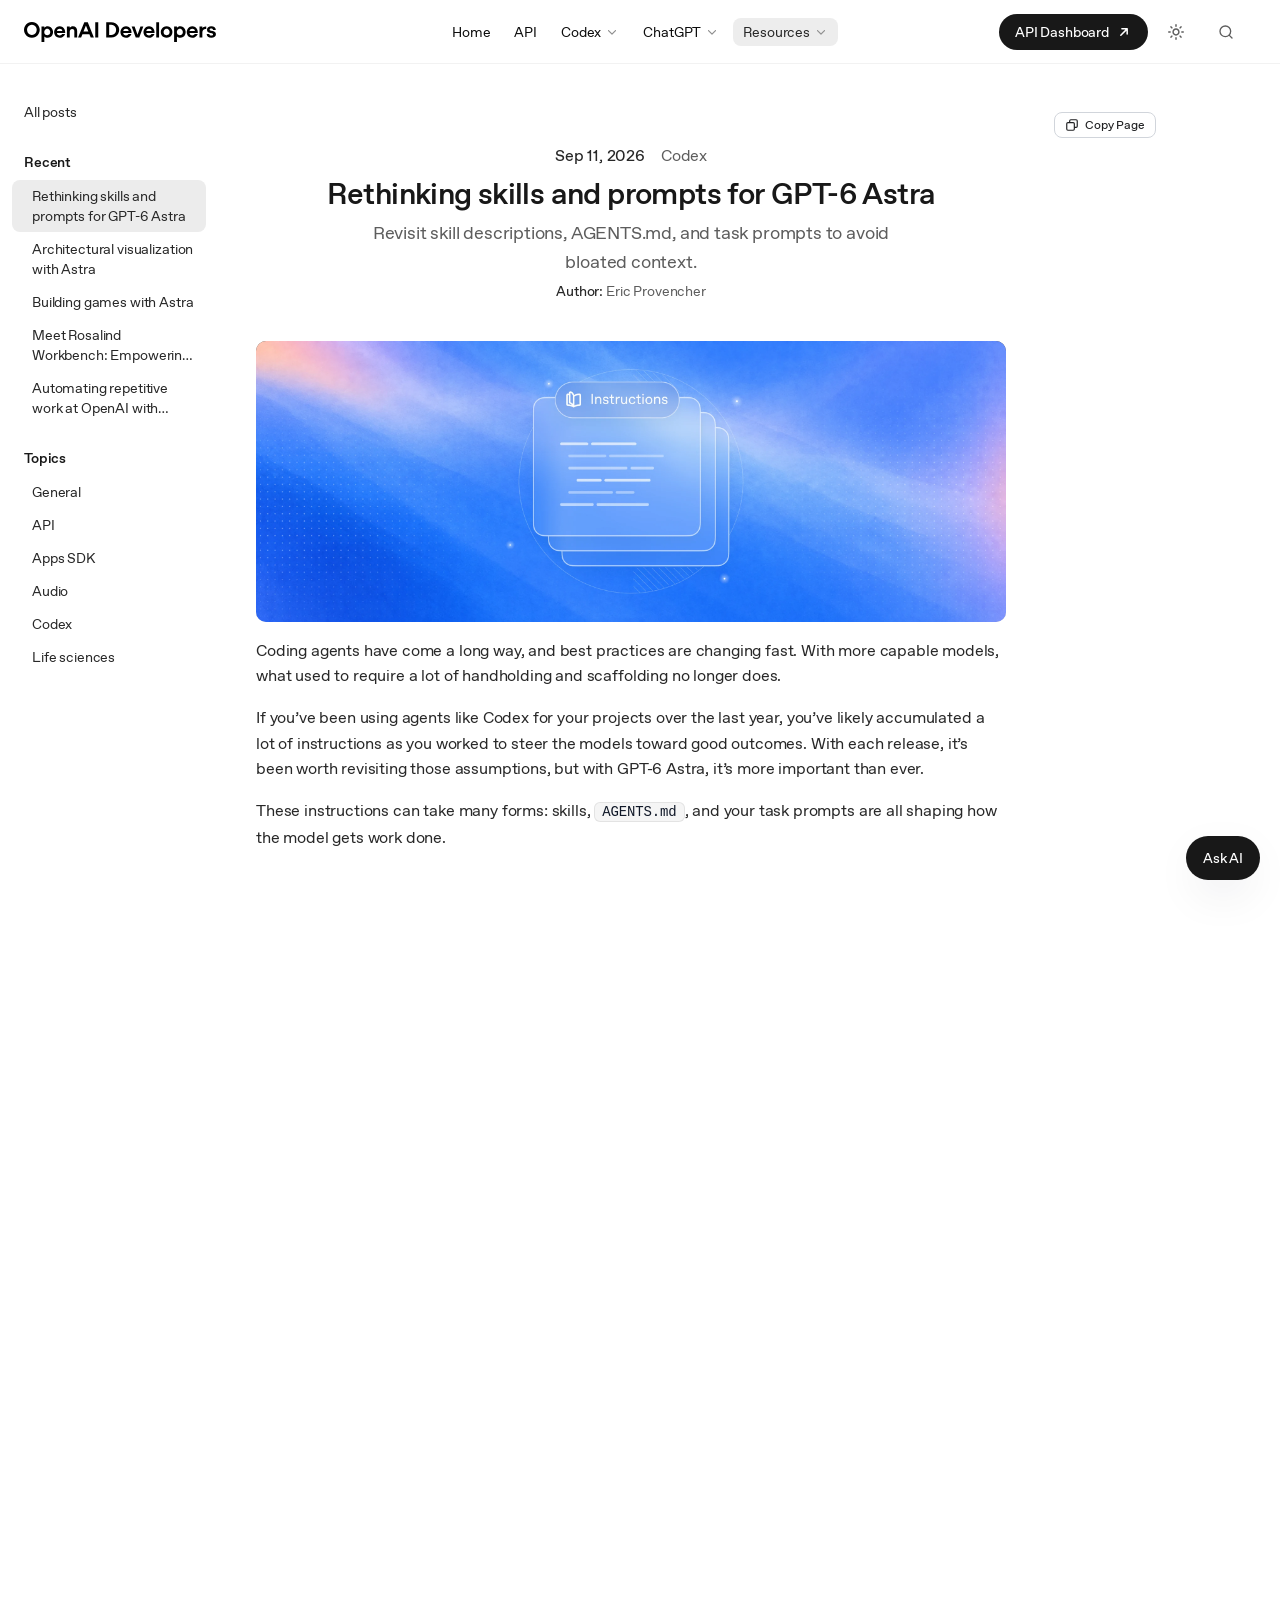
<file: articles/rethinking-skills-and-prompts-for-gpt-6-astra/2026-09-14/index.html>
<!DOCTYPE html><html lang="en"> <head><meta http-equiv="Content-Security-Policy" content="default-src 'none'; img-src 'self' data:; style-src 'self' 'unsafe-inline'; font-src 'self' data:;"><!-- Global Metadata --><meta charset="utf-8"><meta name="viewport" content="width=device-width,initial-scale=1"><link rel="icon" type="image/png" href="assets/developers.openai.com/favicon.png"><meta name="generator" content="Astro v6.0.4"><style>
  @layer theme, base, components, utilities;
</style><!-- Canonical URL --><link rel="canonical" href="https://developers.openai.com/blog/rethinking-skills-and-prompts-for-gpt-6-astra"><!-- Primary Meta Tags --><title data-default-meta-title="Rethinking skills and prompts for GPT-6 Astra | OpenAI Developers">
  Rethinking skills and prompts for GPT-6 Astra | OpenAI Developers
</title><meta name="title" content="Rethinking skills and prompts for GPT-6 Astra | OpenAI Developers"><meta name="description" content="Revisit skill descriptions, AGENTS.md, and task prompts to avoid bloated context."><!-- Open Graph / Facebook --><meta property="og:type" content="website"><meta property="og:url" content="https://developers.openai.com/blog/rethinking-skills-and-prompts-for-gpt-6-astra"><meta property="og:site_name" content="OpenAI Developers"><meta property="og:title" content="Rethinking skills and prompts for GPT-6 Astra | OpenAI Developers"><meta property="og:description" content="Revisit skill descriptions, AGENTS.md, and task prompts to avoid bloated context."><meta property="og:image" content="https://developers.openai.com/images/blog/rethinking-skills-and-prompts-for-gpt-6-astra/cover.webp"><meta property="og:image:alt" content="Rethinking skills and prompts for GPT-6 Astra | OpenAI Developers"><!-- Twitter --><meta name="twitter:card" content="summary_large_image"><meta name="twitter:site" content="@OpenAIDevs"><meta name="twitter:url" content="https://developers.openai.com/blog/rethinking-skills-and-prompts-for-gpt-6-astra"><meta name="twitter:title" content="Rethinking skills and prompts for GPT-6 Astra | OpenAI Developers"><meta name="twitter:description" content="Revisit skill descriptions, AGENTS.md, and task prompts to avoid bloated context."><meta name="twitter:image" content="https://developers.openai.com/images/blog/rethinking-skills-and-prompts-for-gpt-6-astra/cover.webp"><meta name="twitter:image:alt" content="Rethinking skills and prompts for GPT-6 Astra | OpenAI Developers"><!-- Sitemap --><link rel="sitemap" href="https://developers.openai.com/sitemap-index.xml"><!-- RSS Feed --><link rel="alternate" type="application/rss+xml" title="Rethinking skills and prompts for GPT-6 Astra | OpenAI Developers" data-page-meta-title href="https://developers.openai.com/rss.xml"><!-- Global Scripts --><meta name="astro-view-transitions-enabled" content="true"><meta name="astro-view-transitions-fallback" content="swap"><link rel="stylesheet" href="assets/developers.openai.com/_astro/PageLayout.DjuUoE2B.css">
<style>.blog-prose-content :where(h2):not(:where([class~=not-prose],[class~=not-prose] *)){font-size:var(--font-heading-xl-size);font-weight:var(--font-heading-xl-weight);letter-spacing:var(--font-heading-xl-tracking);line-height:var(--font-heading-xl-line-height)}.blog-prose-content :where(h3):not(:where([class~=not-prose],[class~=not-prose] *)){font-size:var(--font-heading-lg-size);font-weight:var(--font-heading-lg-weight);letter-spacing:var(--font-heading-lg-tracking);line-height:var(--font-heading-lg-line-height)}
.page-copy-action:where(.astro-y3m22efp){display:inline-flex;min-height:26px;align-items:center;justify-content:center;gap:6px;border:1px solid var(--border-primary-outline, rgb(209 213 219));border-radius:8px;background:var(--surface-primary, #fff);padding:5px 10px;color:var(--text-primary, #202123);font-size:12px;font-weight:500;line-height:1;white-space:nowrap;transition:border-color .12s ease,background-color .12s ease,color .12s ease,opacity .12s ease}.page-copy-action:where(.astro-y3m22efp):hover:not(:disabled){background:var(--surface-primary-hover, #f7f7f8)}.page-copy-action:where(.astro-y3m22efp):focus-visible{outline:2px solid var(--border-primary, #111);outline-offset:2px}.page-copy-action:where(.astro-y3m22efp):disabled{cursor:progress;opacity:.7}.page-copy-action--cta:where(.astro-y3m22efp){min-height:42px;gap:8px;border-radius:9999px;padding:10px 18px;font-size:14px}.page-copy-action__icon:where(.astro-y3m22efp){display:inline-flex;width:14px;height:14px;align-items:center;justify-content:center}.page-copy-action__icon:where(.astro-y3m22efp) svg{width:14px;height:14px}.page-copy-action__icon--check:where(.astro-y3m22efp),.page-copy-action:where(.astro-y3m22efp)[data-copied=true] .page-copy-action__icon--copy:where(.astro-y3m22efp){display:none}.page-copy-action:where(.astro-y3m22efp)[data-copied=true] .page-copy-action__icon--check:where(.astro-y3m22efp){display:inline-flex}
</style>
<link rel="stylesheet" href="assets/developers.openai.com/_astro/AgentDocsDirective.CUMME-gW.css"><style>.instruction-comparison:where(.astro-dj7zk7yt){--comparison-paper: #f8f9f5;--comparison-surface: #fbfcf9;--comparison-ink: #10130f;--comparison-muted: #5f665b;--comparison-line: #cdd5c6;--comparison-accent: #000944;--comparison-accent-surface: #eef4ff;display:grid;gap:1rem;margin:2rem 0 1rem;padding:clamp(1rem,4vw,2rem);border:1px solid var(--comparison-line);border-radius:8px;background:var(--comparison-paper);color:var(--comparison-ink);font-family:OpenAI Sans,ui-sans-serif,system-ui,sans-serif}figcaption:where(.astro-dj7zk7yt){margin:0 0 .25rem;color:var(--comparison-ink);font-size:1.125rem;font-weight:600;line-height:1.4}.example:where(.astro-dj7zk7yt){padding:1.25rem;border:1px solid var(--comparison-line);border-radius:5px;background:var(--comparison-surface)}.example-label:where(.astro-dj7zk7yt){color:var(--comparison-muted);font-size:.875rem;font-weight:600}.example:where(.astro-dj7zk7yt) p:where(.astro-dj7zk7yt){margin:.5rem 0 0;font-size:1rem;line-height:1.6;overflow-wrap:anywhere}.example-good:where(.astro-dj7zk7yt){border-color:var(--comparison-accent);background:var(--comparison-accent-surface)}.example-good:where(.astro-dj7zk7yt) .example-label:where(.astro-dj7zk7yt){color:var(--comparison-accent)}.dark .instruction-comparison:where(.astro-dj7zk7yt){--comparison-paper: #050505;--comparison-surface: #0b0b0a;--comparison-ink: #f5f4ef;--comparison-muted: #b8ada4;--comparison-line: #4c3a31;--comparison-accent: #3d8dff;--comparison-accent-surface: #101c28}
</style></head> <body class="overflow-x-hidden" data-pagefind-filter="section:blog"> <div class="agent-docs-directive astro-e454tk5z" data-agent-docs-directive>
For the complete documentation index, see <a href="https://developers.openai.com/llms.txt" tabindex="-1" class="astro-e454tk5z">llms.txt</a>. Markdown versions of documentation pages are available by appending
<code class="astro-e454tk5z">.md</code> to the page URL.
</div>  <header id="header" class="fixed top-0 w-full h-16 z-50 bg-white dark:bg-black border-b border-primary-surface"> <div class="flex h-full items-center px-4 md:px-8 lg:grid lg:grid-cols-[minmax(0,1fr)_auto_minmax(0,1fr)] lg:gap-6"> <!-- Logo --> <a href="https://developers.openai.com/" class="ml-0 flex min-h-11 min-w-11 items-center justify-center font-semibold lg:-ml-2 lg:justify-self-start"> <img src="assets/developers.openai.com/OpenAI_Developers.svg" alt="OpenAI Developers" class="h-6 w-48 md:h-6 dark:invert" data-site-visibility-exclude="chatgpt-docs"> <span class="flex items-center text-default" data-site-visibility-include="chatgpt-docs">  <svg xmlns="http://www.w3.org/2000/svg" width="100" height="100" fill="currentColor" viewbox="0 0 100 100" class="h-6 w-6 " aria-hidden="true"><path color="currentColor" d="M38.355 36.52v-9.415c0-.793.297-1.388.99-1.784l18.93-10.902c2.578-1.486 5.65-2.18 8.82-2.18 11.894 0 19.426 9.218 19.426 19.029 0 .694 0 1.486-.1 2.28L66.799 22.05c-1.189-.694-2.379-.694-3.568 0L38.355 36.52Zm44.202 36.67V50.694c0-1.388-.596-2.38-1.785-3.073L55.897 33.15l8.126-4.658c.694-.396 1.289-.396 1.982 0l18.93 10.902c5.452 3.172 9.118 9.91 9.118 16.452 0 7.531-4.46 14.47-11.496 17.344Zm-50.05-19.82-8.127-4.757c-.693-.396-.99-.99-.99-1.784V25.025c0-10.605 8.126-18.633 19.127-18.633 4.163 0 8.028 1.388 11.3 3.865l-19.525 11.3c-1.189.693-1.784 1.684-1.784 3.072v28.74ZM50 63.478l-11.645-6.541V43.062L50 36.522l11.645 6.54v13.875L50 63.477Zm7.483 30.129c-4.163 0-8.028-1.388-11.3-3.865l19.525-11.3c1.189-.693 1.784-1.684 1.784-3.071V46.629l8.226 4.757c.694.396.991.991.991 1.784v21.803c0 10.605-8.226 18.633-19.226 18.633v.001Zm-23.49-22.101-18.93-10.902c-5.45-3.172-9.117-9.91-9.117-16.451 0-7.632 4.559-14.47 11.595-17.344v22.596c0 1.388.595 2.379 1.784 3.072l24.777 14.37-8.126 4.659c-.694.396-1.289.396-1.982 0ZM32.905 87.76c-11.2 0-19.425-8.425-19.425-18.83 0-.794.1-1.587.198-2.38L33.2 77.85c1.189.693 2.379.693 3.568 0l24.876-14.37v9.415c0 .793-.298 1.388-.992 1.784L41.724 85.58c-2.576 1.486-5.649 2.18-8.82 2.18h.001Zm24.579 11.793c11.992 0 22.001-8.523 24.281-19.822C92.864 76.857 100 66.451 100 55.846c0-6.937-2.973-13.676-8.325-18.533.496-2.081.793-4.163.793-6.243 0-14.172-11.496-24.777-24.777-24.777-2.676 0-5.253.396-7.83 1.288C55.401 3.221 49.257.445 42.517.445c-11.992 0-22.001 8.523-24.281 19.822C7.136 23.14 0 33.547 0 44.152c0 6.938 2.973 13.676 8.325 18.533-.496 2.081-.793 4.163-.793 6.243 0 14.172 11.497 24.778 24.777 24.778 2.676 0 5.253-.397 7.83-1.289 4.459 4.36 10.604 7.136 17.344 7.136Z"></path></svg> <span class="sr-only">ChatGPT</span>  </span> </a> <!-- Links --> <nav class="hidden min-w-0 items-center justify-center gap-1 lg:flex"> <div class="group relative shrink-0"> <a href="https://developers.openai.com/" class="flex items-center gap-1 text-sm py-1 rounded-md px-2.5 text-primary-soft hover:text-default hover:bg-primary-soft-alpha"> Home  </a>  </div><div class="group relative shrink-0" data-site-visibility-exclude="chatgpt-docs"> <a href="https://developers.openai.com/api/docs" class="flex items-center gap-1 text-sm py-1 rounded-md px-2.5 text-primary-soft hover:text-default hover:bg-primary-soft-alpha"> API  </a>  </div><div class="group relative shrink-0" data-site-visibility-exclude="chatgpt-docs"> <a href="https://learn.chatgpt.com/docs" target="_blank" rel="noopener noreferrer" class="flex items-center gap-1 text-sm py-1 rounded-md px-2.5 text-primary-soft hover:text-default hover:bg-primary-soft-alpha" aria-haspopup="menu"> Codex <svg viewbox="0 0 24 24" fill="none" xmlns="http://www.w3.org/2000/svg" class="h-3.5 w-3.5 text-tertiary "><path d="M11.2929 16.2929C11.6834 16.6834 12.3166 16.6834 12.7071 16.2929L18.7071 10.2929C19.0976 9.90237 19.0976 9.26921 18.7071 8.87868C18.3166 8.48816 17.6834 8.48816 17.2929 8.87868L12 14.1716L6.70711 8.87868C6.31658 8.48816 5.68342 8.48816 5.29289 8.87868C4.90237 9.26921 4.90237 9.90237 5.29289 10.2929L11.2929 16.2929Z" fill="currentColor"></path></svg> </a> <div class="invisible opacity-0 absolute left-0 top-full z-50 mt-2 min-w-full w-max transition-opacity duration-150 group-hover:visible group-hover:opacity-100 group-has-focus-visible:visible group-has-focus-visible:opacity-100 before:content-[&#x27;&#x27;] before:absolute before:-top-2 before:left-0 before:right-0 before:h-2" role="menu"> <div class="overflow-hidden rounded-md border border-primary-surface bg-surface shadow-md ring-1 ring-black/5 dark:ring-white/10"> <div> <a role="menuitem" href="https://learn.chatgpt.com/docs" target="_blank" rel="noopener noreferrer" class="block px-4 py-3 text-sm text-default transition-colors hover:bg-primary-soft-alpha dark:hover:bg-alpha-10 hover:text-default"> <div class="flex flex-col gap-1"> <div class="font-medium">Docs</div> <div class="text-sm text-secondary"> Guides, concepts, and product docs for Codex </div> </div> </a><a role="menuitem" href="https://learn.chatgpt.com/use-cases" target="_blank" rel="noopener noreferrer" class="block px-4 py-3 text-sm text-default transition-colors hover:bg-primary-soft-alpha dark:hover:bg-alpha-10 hover:text-default"> <div class="flex flex-col gap-1"> <div class="font-medium">Use cases</div> <div class="text-sm text-secondary"> Example workflows and tasks teams can take on with ChatGPT or Codex </div> </div> </a> </div> </div> </div> </div><div class="group relative shrink-0" data-site-visibility-include="chatgpt-docs"> <a href="https://developers.openai.com/codex" class="flex items-center gap-1 text-sm py-1 rounded-md px-2.5 text-primary-soft hover:text-default hover:bg-primary-soft-alpha"> Docs  </a>  </div><div class="group relative shrink-0" data-site-visibility-include="chatgpt-docs"> <a href="https://developers.openai.com/codex/use-cases" class="flex items-center gap-1 text-sm py-1 rounded-md px-2.5 text-primary-soft hover:text-default hover:bg-primary-soft-alpha"> Use cases  </a>  </div><div class="group relative shrink-0" data-site-visibility-include="chatgpt-docs"> <a href="https://developers.openai.com/training" class="flex items-center gap-1 text-sm py-1 rounded-md px-2.5 text-primary-soft hover:text-default hover:bg-primary-soft-alpha"> Training  </a>  </div><div class="group relative shrink-0" data-site-visibility-include="chatgpt-docs"> <a href="https://developers.openai.com/codex/resources" class="flex items-center gap-1 text-sm py-1 rounded-md px-2.5 text-primary-soft hover:text-default hover:bg-primary-soft-alpha"> Resources  </a>  </div><div class="group relative shrink-0" data-site-visibility-exclude="chatgpt-docs"> <a href="https://developers.openai.com/chatgpt" class="flex items-center gap-1 text-sm py-1 rounded-md px-2.5 text-primary-soft hover:text-default hover:bg-primary-soft-alpha" aria-haspopup="menu"> ChatGPT <svg viewbox="0 0 24 24" fill="none" xmlns="http://www.w3.org/2000/svg" class="h-3.5 w-3.5 text-tertiary "><path d="M11.2929 16.2929C11.6834 16.6834 12.3166 16.6834 12.7071 16.2929L18.7071 10.2929C19.0976 9.90237 19.0976 9.26921 18.7071 8.87868C18.3166 8.48816 17.6834 8.48816 17.2929 8.87868L12 14.1716L6.70711 8.87868C6.31658 8.48816 5.68342 8.48816 5.29289 8.87868C4.90237 9.26921 4.90237 9.90237 5.29289 10.2929L11.2929 16.2929Z" fill="currentColor"></path></svg> </a> <div class="invisible opacity-0 absolute left-0 top-full z-50 mt-2 min-w-full w-max transition-opacity duration-150 group-hover:visible group-hover:opacity-100 group-has-focus-visible:visible group-has-focus-visible:opacity-100 before:content-[&#x27;&#x27;] before:absolute before:-top-2 before:left-0 before:right-0 before:h-2" role="menu"> <div class="overflow-hidden rounded-md border border-primary-surface bg-surface shadow-md ring-1 ring-black/5 dark:ring-white/10"> <div> <a role="menuitem" href="https://developers.openai.com/plugins" class="block px-4 py-3 text-sm text-default transition-colors hover:bg-primary-soft-alpha dark:hover:bg-alpha-10 hover:text-default"> <div class="flex flex-col gap-1"> <div class="font-medium">Plugins</div> <div class="text-sm text-secondary"> Extend ChatGPT and Codex </div> </div> </a><a role="menuitem" href="https://developers.openai.com/workspace-agents" class="block px-4 py-3 text-sm text-default transition-colors hover:bg-primary-soft-alpha dark:hover:bg-alpha-10 hover:text-default"> <div class="flex flex-col gap-1"> <div class="font-medium">Workspace Agents</div> <div class="text-sm text-secondary"> Trigger published ChatGPT workspace agents </div> </div> </a><a role="menuitem" href="https://developers.openai.com/commerce" class="block px-4 py-3 text-sm text-default transition-colors hover:bg-primary-soft-alpha dark:hover:bg-alpha-10 hover:text-default"> <div class="flex flex-col gap-1"> <div class="font-medium">Commerce</div> <div class="text-sm text-secondary"> Build commerce flows in ChatGPT </div> </div> </a><a role="menuitem" href="https://developers.openai.com/ads" class="block px-4 py-3 text-sm text-default transition-colors hover:bg-primary-soft-alpha dark:hover:bg-alpha-10 hover:text-default"> <div class="flex flex-col gap-1"> <div class="font-medium">Ads</div> <div class="text-sm text-secondary"> Publish and measure ads in ChatGPT </div> </div> </a> </div> </div> </div> </div><div class="group relative shrink-0" data-site-visibility-exclude="chatgpt-docs"> <a href="https://developers.openai.com/learn" class="flex items-center gap-1 text-sm py-1 rounded-md px-2.5 text-default bg-primary-soft" aria-haspopup="menu"> Resources <svg viewbox="0 0 24 24" fill="none" xmlns="http://www.w3.org/2000/svg" class="h-3.5 w-3.5 text-tertiary "><path d="M11.2929 16.2929C11.6834 16.6834 12.3166 16.6834 12.7071 16.2929L18.7071 10.2929C19.0976 9.90237 19.0976 9.26921 18.7071 8.87868C18.3166 8.48816 17.6834 8.48816 17.2929 8.87868L12 14.1716L6.70711 8.87868C6.31658 8.48816 5.68342 8.48816 5.29289 8.87868C4.90237 9.26921 4.90237 9.90237 5.29289 10.2929L11.2929 16.2929Z" fill="currentColor"></path></svg> </a> <div class="invisible opacity-0 absolute left-0 top-full z-50 mt-2 min-w-full w-max transition-opacity duration-150 group-hover:visible group-hover:opacity-100 group-has-focus-visible:visible group-has-focus-visible:opacity-100 before:content-[&#x27;&#x27;] before:absolute before:-top-2 before:left-0 before:right-0 before:h-2" role="menu"> <div class="overflow-hidden rounded-md border border-primary-surface bg-surface shadow-md ring-1 ring-black/5 dark:ring-white/10"> <div> <a role="menuitem" href="https://developers.openai.com/showcase" class="block px-4 py-3 text-sm text-default transition-colors hover:bg-primary-soft-alpha dark:hover:bg-alpha-10 hover:text-default"> <div class="flex flex-col gap-1"> <div class="font-medium">Showcase</div> <div class="text-sm text-secondary"> Demo apps to get inspired </div> </div> </a><a role="menuitem" href="https://developers.openai.com/blog" class="block px-4 py-3 text-sm text-default transition-colors hover:bg-primary-soft-alpha dark:hover:bg-alpha-10 hover:text-default"> <div class="flex flex-col gap-1"> <div class="font-medium">Blog</div> <div class="text-sm text-secondary"> Learnings and experiences from developers </div> </div> </a><a role="menuitem" href="https://developers.openai.com/cookbook" class="block px-4 py-3 text-sm text-default transition-colors hover:bg-primary-soft-alpha dark:hover:bg-alpha-10 hover:text-default"> <div class="flex flex-col gap-1"> <div class="font-medium">Cookbook</div> <div class="text-sm text-secondary"> Notebook examples for building with OpenAI models </div> </div> </a><a role="menuitem" href="https://developers.openai.com/learn" class="block px-4 py-3 text-sm text-default transition-colors hover:bg-primary-soft-alpha dark:hover:bg-alpha-10 hover:text-default"> <div class="flex flex-col gap-1"> <div class="font-medium">Learn</div> <div class="text-sm text-secondary"> Docs, videos, and demo apps for building with OpenAI </div> </div> </a><a role="menuitem" href="https://developers.openai.com/community" class="block px-4 py-3 text-sm text-default transition-colors hover:bg-primary-soft-alpha dark:hover:bg-alpha-10 hover:text-default"> <div class="flex flex-col gap-1"> <div class="font-medium">Community</div> <div class="text-sm text-secondary"> Programs, meetups, and support for builders </div> </div> </a> </div> </div> </div> </div>  </nav> <!-- Theme Toggle, Mobile Menu --> <div class="ml-auto flex shrink-0 items-center gap-4 md:gap-3 lg:ml-0 lg:justify-end lg:justify-self-end lg:gap-5"> <button type="button" data-header-search-button aria-controls="header-search-overlay" aria-expanded="false" class="hidden min-w-52 items-center justify-between gap-3 rounded-full border border-primary-surface bg-surface px-4 py-2 text-sm text-secondary transition-colors hover:bg-primary-soft-alpha hover:text-default 2xl:flex"> <span class="truncate">Start searching</span> <svg xmlns="http://www.w3.org/2000/svg" viewbox="0 0 24 24" fill="none" stroke="currentColor" stroke-width="2" stroke-linecap="round" stroke-linejoin="round" class="h-4 w-4 shrink-0 "><circle cx="11" cy="11" r="8"></circle><line x1="21" y1="21" x2="16.65" y2="16.65"></line></svg> </button> <div class="hidden lg:flex"> <div data-site-visibility-exclude="chatgpt-docs"> <div class="flex items-center gap-2"><a target="_blank" rel="noopener noreferrer" href="https://platform.openai.com/login" class="_Button_6dmow_1 not-prose !h-9 !w-9 justify-center !px-0 min-[1000px]:!w-auto min-[1000px]:!px-4" data-color="primary" data-variant="solid" data-pill="" data-size="md"><span class="_ButtonInner_6dmow_4"><span class="sr-only min-[1000px]:not-sr-only">API Dashboard</span><svg width="1em" height="1em" viewbox="0 0 24 24" fill="currentColor" data-external-link-indicator="persistent" class="shrink-0"><path fill-rule="evenodd" d="M16.243 6.757a1 1 0 0 1 1 1v7.072a1 1 0 0 1-2 0v-4.657L8.464 16.95a1 1 0 0 1-1.414-1.414l6.778-6.779H9.172a1 1 0 0 1 0-2h7.07Z" clip-rule="evenodd"></path></svg></span></a></div> </div><div data-site-visibility-include="chatgpt-docs"> <div class="flex items-center gap-2"><a target="_blank" rel="noopener noreferrer" href="https://chatgpt.com/" class="_Button_6dmow_1 not-prose  !w-9 justify-center !px-0 min-[1000px]:!w-auto min-[1000px]:!px-4" data-color="primary" data-variant="solid" data-pill="" data-size="lg"><span class="_ButtonInner_6dmow_4"><span class="sr-only min-[1000px]:not-sr-only">Try ChatGPT</span><svg width="1em" height="1em" viewbox="0 0 24 24" fill="currentColor" data-external-link-indicator="persistent" class="shrink-0"><path fill-rule="evenodd" d="M16.243 6.757a1 1 0 0 1 1 1v7.072a1 1 0 0 1-2 0v-4.657L8.464 16.95a1 1 0 0 1-1.414-1.414l6.778-6.779H9.172a1 1 0 0 1 0-2h7.07Z" clip-rule="evenodd"></path></svg></span></a></div> </div> </div>  <button id="header-theme-button" type="button" aria-label="Toggle light and dark theme" class="hidden shrink-0 text-secondary transition-colors hover:text-default lg:flex"> <svg width="22" height="22" viewbox="0 0 22 22" fill="none" xmlns="http://www.w3.org/2000/svg" class="block dark:hidden w-4 h-4 "><path fill-rule="evenodd" clip-rule="evenodd" d="M11 0C11.5523 0 12 0.447715 12 1V3C12 3.55228 11.5523 4 11 4C10.4477 4 10 3.55228 10 3V1C10 0.447715 10.4477 0 11 0ZM3.22183 3.22183C3.61235 2.8313 4.24551 2.8313 4.63604 3.22183L6.05025 4.63604C6.44078 5.02656 6.44078 5.65973 6.05025 6.05025C5.65973 6.44078 5.02656 6.44078 4.63604 6.05025L3.22183 4.63604C2.8313 4.24551 2.8313 3.61235 3.22183 3.22183ZM18.7782 3.22183C19.1687 3.61235 19.1687 4.24551 18.7782 4.63604L17.364 6.05025C16.9734 6.44078 16.3403 6.44078 15.9497 6.05025C15.5592 5.65973 15.5592 5.02656 15.9497 4.63604L17.364 3.22183C17.7545 2.8313 18.3876 2.8313 18.7782 3.22183ZM11 8C9.34315 8 8 9.34315 8 11C8 12.6569 9.34315 14 11 14C12.6569 14 14 12.6569 14 11C14 9.34315 12.6569 8 11 8ZM6 11C6 8.23858 8.23858 6 11 6C13.7614 6 16 8.23858 16 11C16 13.7614 13.7614 16 11 16C8.23858 16 6 13.7614 6 11ZM0 11C0 10.4477 0.447715 10 1 10H3C3.55228 10 4 10.4477 4 11C4 11.5523 3.55228 12 3 12H1C0.447715 12 0 11.5523 0 11ZM18 11C18 10.4477 18.4477 10 19 10H21C21.5523 10 22 10.4477 22 11C22 11.5523 21.5523 12 21 12H19C18.4477 12 18 11.5523 18 11ZM6.05025 15.9497C6.44078 16.3403 6.44078 16.9734 6.05025 17.364L4.63604 18.7782C4.24551 19.1687 3.61235 19.1687 3.22183 18.7782C2.8313 18.3876 2.8313 17.7545 3.22183 17.364L4.63604 15.9497C5.02656 15.5592 5.65973 15.5592 6.05025 15.9497ZM15.9497 15.9497C16.3403 15.5592 16.9734 15.5592 17.364 15.9497L18.7782 17.364C19.1687 17.7545 19.1687 18.3876 18.7782 18.7782C18.3877 19.1687 17.7545 19.1687 17.364 18.7782L15.9497 17.364C15.5592 16.9734 15.5592 16.3403 15.9497 15.9497ZM11 18C11.5523 18 12 18.4477 12 19V21C12 21.5523 11.5523 22 11 22C10.4477 22 10 21.5523 10 21V19C10 18.4477 10.4477 18 11 18Z" fill="currentColor"></path></svg> <svg width="20" height="20" viewbox="0 0 20 20" fill="none" xmlns="http://www.w3.org/2000/svg" class="hidden dark:block w-4 h-4 "><path d="M10.7836 0.470481C10.9676 0.765118 10.9855 1.13415 10.8309 1.44525C10.2994 2.51497 10 3.7211 10 5.00001C10 9.41829 13.5817 13 18 13L18.0575 12.9998C18.4049 12.9974 18.7287 13.1754 18.9127 13.47C19.0968 13.7647 19.1147 14.1337 18.9601 14.4448C17.325 17.7352 13.9279 20 10 20C4.47715 20 0 15.5229 0 10C0 4.50107 4.43841 0.038857 9.92838 0.000268937C10.2758 -0.00217271 10.5995 0.175844 10.7836 0.470481ZM8.40989 2.15803C4.75344 2.8954 2 6.12619 2 10C2 14.4183 5.58172 18 10 18C12.587 18 14.8886 16.7721 16.3516 14.8648C11.6131 14.0789 8 9.96139 8 5.00001C8 4.01361 8.1431 3.05953 8.40989 2.15803Z" fill="currentColor"></path></svg> </button> <button type="button" data-header-search-button aria-label="Search developer resources" aria-controls="header-search-overlay" aria-expanded="false" class="inline-flex h-11 w-11 items-center justify-center rounded-full text-secondary transition-colors hover:bg-primary-soft-alpha hover:text-default md:inline-flex 2xl:hidden"> <svg xmlns="http://www.w3.org/2000/svg" viewbox="0 0 24 24" fill="none" stroke="currentColor" stroke-width="2" stroke-linecap="round" stroke-linejoin="round" class="w-4 h-4 text-secondary hover:text-default transition-colors "><circle cx="11" cy="11" r="8"></circle><line x1="21" y1="21" x2="16.65" y2="16.65"></line></svg> </button> <!-- Mobile Menu Button --> <button id="header-drawer-button" type="button" aria-label="Toggle menu" aria-controls="drawer" aria-expanded="false" class="relative right-1 inline-flex h-11 w-11 items-center justify-center rounded-full text-secondary transition-colors hover:bg-primary-soft-alpha hover:text-default md:right-0 lg:hidden"> <svg width="18" height="10" viewbox="0 0 18 10" fill="none" xmlns="http://www.w3.org/2000/svg" class="w-4 h-4 text-secondary hover:text-default transition-colors "><path d="M0 1C0 0.447715 0.447715 0 1 0H17C17.5523 0 18 0.447715 18 1C18 1.55228 17.5523 2 17 2H1C0.447715 2 0 1.55228 0 1ZM0 9C0 8.44772 0.447715 8 1 8H11C11.5523 8 12 8.44772 12 9C12 9.55229 11.5523 10 11 10H1C0.447715 10 0 9.55229 0 9Z" fill="currentColor"></path></svg> </button> </div> </div> </header>  <div id="header-search-overlay" role="dialog" aria-modal="true" aria-labelledby="header-search-title" aria-hidden="true" data-open="false" class="fixed inset-0 z-[60] hidden items-start justify-center px-4 pt-20 pb-10 md:px-6 md:pt-24"> <div class="absolute inset-0 bg-black/35 backdrop-blur-xs transition-opacity dark:bg-black/70" data-header-search-dismiss></div> <div class="relative z-10 w-full max-w-4xl overflow-hidden rounded-[28px] bg-surface shadow-[0_36px_120px_-48px_rgba(15,23,42,0.55)] ring-1 ring-black/10 dark:ring-white/10" data-header-search-panel> <div data-header-search-body class="p-0"> <h2 id="header-search-title" class="sr-only"> Search developer resources </h2> <div class="relative flex min-h-0 flex-1 flex-col"> <button type="button" data-header-search-close aria-label="Close search" class="absolute right-5 top-7 z-20 inline-flex h-8 w-8 shrink-0 appearance-none items-center justify-center rounded-md border-0 bg-transparent p-0 leading-none text-tertiary shadow-none transition-colors hover:text-default focus-visible:outline-none focus-visible:ring-0 md:right-7"> <svg xmlns="http://www.w3.org/2000/svg" width="24" height="24" viewbox="0 0 24 24" fill="none" stroke="currentColor" stroke-width="2" stroke-linecap="round" stroke-linejoin="round" class="h-[18px] w-[18px] shrink-0 "><path d="M18 6 6 18"></path><path d="m6 6 12 12"></path></svg> </button> <style>astro-island,astro-slot,astro-static-slot{display:contents}</style><astro-island uid="Z1zw87l" prefix="r81" component-export="default" props="{&quot;id&quot;:[0,&quot;header-site-search&quot;],&quot;className&quot;:[0,&quot;pagefind-header-ui pagefind-desktop-ui oai-site-search-overlay&quot;],&quot;query&quot;:[0,&quot;&quot;],&quot;scope&quot;:[0,&quot;learn&quot;],&quot;uiOptions&quot;:[0,{&quot;showImages&quot;:[0,false],&quot;showSubResults&quot;:[0,false],&quot;translations&quot;:[0,{&quot;placeholder&quot;:[0,&quot;Start searching&quot;],&quot;zeroResults&quot;:[0,&quot;No matches yet. Try a different keyword.&quot;]}]}],&quot;localizedSearch&quot;:[0]}" await-children><div id="header-site-search" class="pagefind-header-ui pagefind-desktop-ui oai-site-search-overlay _root_1wztd_1" data-site-search-root="true" data-site-search-provider="algolia" data-site-search-variant="overlay" data-query="" data-scope="learn"><div class="flex h-full min-h-0 flex-col gap-0"><div class="shrink-0 border-b border-primary-surface px-4 py-4 md:px-6 md:py-5"><label class="sr-only" for="header-site-search-input">Search docs</label><input id="header-site-search-input" type="text" placeholder="Start searching" autocomplete="off" spellcheck="false" data-site-search-input="true" class="w-full outline-none transition-colors rounded-none border-0 bg-transparent py-0 pl-0 pr-14 text-[18px] leading-tight text-default placeholder:text-tertiary focus:ring-0 md:text-[18px]" value=""></input></div><div class="flex min-h-0 flex-1 flex-col gap-4 px-4 py-4 md:px-6 md:py-5"><div data-site-search-empty-state="true" class="flex flex-col gap-4"><section class="_emptySection_1wztd_68" data-site-search-suggestions="true"><h3 class="_emptyHeading_1wztd_74">Suggested</h3><div class="flex flex-wrap gap-2"><button type="button" class="_emptyChip_1wztd_81" data-search-query-button="true" data-search-query="responses create">responses create</button><button type="button" class="_emptyChip_1wztd_81" data-search-query-button="true" data-search-query="reasoning_effort">reasoning_effort</button><button type="button" class="_emptyChip_1wztd_81" data-search-query-button="true" data-search-query="realtime">realtime</button><button type="button" class="_emptyChip_1wztd_81" data-search-query-button="true" data-search-query="prompt caching">prompt caching</button></div></section></div></div></div></div><!--astro:end--></astro-island> </div> </div> </div> </div> <div id="drawer" data-default-tab-id="mobile-nav-tab-8" data-default-search-placeholder="Start searching" data-default-search-scope="learn" class="fixed inset-0 z-40 flex flex-col bg-surface transform translate-x-full transition-transform duration-300 lg:hidden"> <div class="flex flex-col h-full w-full"> <div class="px-6 pt-6 w-full mt-16"> <span id="mobile-nav-primary-label" class="sr-only"> Primary navigation </span> <div class="flex items-center gap-2"> <nav class="min-w-0 flex-1 flex items-center gap-1 overflow-x-auto pb-2 -mx-1 px-1 sm:gap-2" role="tablist" aria-labelledby="mobile-nav-primary-label"> <button type="button" role="tab" data-mobile-nav-tab data-tab-id="mobile-nav-tab-1" data-has-nav="true" data-href="/api/docs" data-label="API" data-search-placeholder="Start searching" data-search-scope="api" data-is-active="false" data-selected="false" aria-selected="false" class="min-h-11 shrink-0 scroll-mx-2 rounded-full border border-primary-surface px-1.5 py-1.5 text-xs text-secondary transition-colors duration-150 data-[selected=true]:bg-primary-soft data-[selected=true]:text-default hover:bg-primary-soft-alpha hover:text-default focus-visible:outline focus-visible:outline-2 focus-visible:outline-offset-2 focus-visible:outline-primary-surface sm:px-3.5 sm:text-sm" data-site-visibility-exclude="chatgpt-docs"> API </button><button type="button" role="tab" data-mobile-nav-tab data-tab-id="mobile-nav-tab-2" data-has-nav="true" data-href="https://learn.chatgpt.com/docs" data-label="Codex" data-search-placeholder="Start searching" data-search-scope data-is-active="false" data-selected="false" aria-selected="false" class="min-h-11 shrink-0 scroll-mx-2 rounded-full border border-primary-surface px-1.5 py-1.5 text-xs text-secondary transition-colors duration-150 data-[selected=true]:bg-primary-soft data-[selected=true]:text-default hover:bg-primary-soft-alpha hover:text-default focus-visible:outline focus-visible:outline-2 focus-visible:outline-offset-2 focus-visible:outline-primary-surface sm:px-3.5 sm:text-sm" data-site-visibility-exclude="chatgpt-docs"> Codex </button><button type="button" role="tab" data-mobile-nav-tab data-tab-id="mobile-nav-tab-7" data-has-nav="true" data-href="/chatgpt" data-label="ChatGPT" data-search-placeholder="Start searching" data-search-scope="chatgpt" data-is-active="false" data-selected="false" aria-selected="false" class="min-h-11 shrink-0 scroll-mx-2 rounded-full border border-primary-surface px-1.5 py-1.5 text-xs text-secondary transition-colors duration-150 data-[selected=true]:bg-primary-soft data-[selected=true]:text-default hover:bg-primary-soft-alpha hover:text-default focus-visible:outline focus-visible:outline-2 focus-visible:outline-offset-2 focus-visible:outline-primary-surface sm:px-3.5 sm:text-sm" data-site-visibility-exclude="chatgpt-docs"> ChatGPT </button><button type="button" role="tab" data-mobile-nav-tab data-tab-id="mobile-nav-tab-3" data-has-nav="true" data-href="/codex" data-label="Docs" data-search-placeholder="Start searching" data-search-scope="codex" data-is-active="false" data-selected="false" aria-selected="false" class="min-h-11 shrink-0 scroll-mx-2 rounded-full border border-primary-surface px-1.5 py-1.5 text-xs text-secondary transition-colors duration-150 data-[selected=true]:bg-primary-soft data-[selected=true]:text-default hover:bg-primary-soft-alpha hover:text-default focus-visible:outline focus-visible:outline-2 focus-visible:outline-offset-2 focus-visible:outline-primary-surface sm:px-3.5 sm:text-sm" data-site-visibility-include="chatgpt-docs"> Docs </button><button type="button" role="tab" data-mobile-nav-tab data-tab-id="mobile-nav-tab-4" data-has-nav="true" data-href="/codex/use-cases" data-label="Use cases" data-search-placeholder="Start searching" data-search-scope="codex" data-is-active="false" data-selected="false" aria-selected="false" class="min-h-11 shrink-0 scroll-mx-2 rounded-full border border-primary-surface px-1.5 py-1.5 text-xs text-secondary transition-colors duration-150 data-[selected=true]:bg-primary-soft data-[selected=true]:text-default hover:bg-primary-soft-alpha hover:text-default focus-visible:outline focus-visible:outline-2 focus-visible:outline-offset-2 focus-visible:outline-primary-surface sm:px-3.5 sm:text-sm" data-site-visibility-include="chatgpt-docs"> Use cases </button><button type="button" role="tab" data-mobile-nav-tab data-tab-id="mobile-nav-tab-5" data-has-nav="false" data-href="/training" data-label="Training" data-search-placeholder="Start searching" data-search-scope="training" data-is-active="false" data-selected="false" aria-selected="false" class="min-h-11 shrink-0 scroll-mx-2 rounded-full border border-primary-surface px-1.5 py-1.5 text-xs text-secondary transition-colors duration-150 data-[selected=true]:bg-primary-soft data-[selected=true]:text-default hover:bg-primary-soft-alpha hover:text-default focus-visible:outline focus-visible:outline-2 focus-visible:outline-offset-2 focus-visible:outline-primary-surface sm:px-3.5 sm:text-sm" data-site-visibility-include="chatgpt-docs"> Training </button><button type="button" role="tab" data-mobile-nav-tab data-tab-id="mobile-nav-tab-6" data-has-nav="true" data-href="/codex/resources" data-label="Resources" data-search-placeholder="Start searching" data-search-scope="codex" data-is-active="false" data-selected="false" aria-selected="false" class="min-h-11 shrink-0 scroll-mx-2 rounded-full border border-primary-surface px-1.5 py-1.5 text-xs text-secondary transition-colors duration-150 data-[selected=true]:bg-primary-soft data-[selected=true]:text-default hover:bg-primary-soft-alpha hover:text-default focus-visible:outline focus-visible:outline-2 focus-visible:outline-offset-2 focus-visible:outline-primary-surface sm:px-3.5 sm:text-sm" data-site-visibility-include="chatgpt-docs"> Resources </button><button type="button" role="tab" data-mobile-nav-tab data-tab-id="mobile-nav-tab-8" data-has-nav="true" data-href="/learn" data-label="Resources" data-search-placeholder="Start searching" data-search-scope="blog" data-is-active="true" data-selected="true" aria-selected="true" class="min-h-11 shrink-0 scroll-mx-2 rounded-full border border-primary-surface px-1.5 py-1.5 text-xs text-secondary transition-colors duration-150 data-[selected=true]:bg-primary-soft data-[selected=true]:text-default hover:bg-primary-soft-alpha hover:text-default focus-visible:outline focus-visible:outline-2 focus-visible:outline-offset-2 focus-visible:outline-primary-surface sm:px-3.5 sm:text-sm" data-site-visibility-exclude="chatgpt-docs"> Resources </button> </nav> <div class="mb-2 flex shrink-0 items-center gap-1">  <button id="drawer-theme-button" type="button" aria-label="Toggle light and dark theme" class="inline-flex h-11 w-11 shrink-0 items-center justify-center rounded-full border border-primary-surface text-secondary transition-colors hover:bg-primary-soft-alpha hover:text-default"> <svg width="22" height="22" viewbox="0 0 22 22" fill="none" xmlns="http://www.w3.org/2000/svg" class="block dark:hidden w-5 h-5 "><path fill-rule="evenodd" clip-rule="evenodd" d="M11 0C11.5523 0 12 0.447715 12 1V3C12 3.55228 11.5523 4 11 4C10.4477 4 10 3.55228 10 3V1C10 0.447715 10.4477 0 11 0ZM3.22183 3.22183C3.61235 2.8313 4.24551 2.8313 4.63604 3.22183L6.05025 4.63604C6.44078 5.02656 6.44078 5.65973 6.05025 6.05025C5.65973 6.44078 5.02656 6.44078 4.63604 6.05025L3.22183 4.63604C2.8313 4.24551 2.8313 3.61235 3.22183 3.22183ZM18.7782 3.22183C19.1687 3.61235 19.1687 4.24551 18.7782 4.63604L17.364 6.05025C16.9734 6.44078 16.3403 6.44078 15.9497 6.05025C15.5592 5.65973 15.5592 5.02656 15.9497 4.63604L17.364 3.22183C17.7545 2.8313 18.3876 2.8313 18.7782 3.22183ZM11 8C9.34315 8 8 9.34315 8 11C8 12.6569 9.34315 14 11 14C12.6569 14 14 12.6569 14 11C14 9.34315 12.6569 8 11 8ZM6 11C6 8.23858 8.23858 6 11 6C13.7614 6 16 8.23858 16 11C16 13.7614 13.7614 16 11 16C8.23858 16 6 13.7614 6 11ZM0 11C0 10.4477 0.447715 10 1 10H3C3.55228 10 4 10.4477 4 11C4 11.5523 3.55228 12 3 12H1C0.447715 12 0 11.5523 0 11ZM18 11C18 10.4477 18.4477 10 19 10H21C21.5523 10 22 10.4477 22 11C22 11.5523 21.5523 12 21 12H19C18.4477 12 18 11.5523 18 11ZM6.05025 15.9497C6.44078 16.3403 6.44078 16.9734 6.05025 17.364L4.63604 18.7782C4.24551 19.1687 3.61235 19.1687 3.22183 18.7782C2.8313 18.3876 2.8313 17.7545 3.22183 17.364L4.63604 15.9497C5.02656 15.5592 5.65973 15.5592 6.05025 15.9497ZM15.9497 15.9497C16.3403 15.5592 16.9734 15.5592 17.364 15.9497L18.7782 17.364C19.1687 17.7545 19.1687 18.3876 18.7782 18.7782C18.3877 19.1687 17.7545 19.1687 17.364 18.7782L15.9497 17.364C15.5592 16.9734 15.5592 16.3403 15.9497 15.9497ZM11 18C11.5523 18 12 18.4477 12 19V21C12 21.5523 11.5523 22 11 22C10.4477 22 10 21.5523 10 21V19C10 18.4477 10.4477 18 11 18Z" fill="currentColor"></path></svg> <svg width="20" height="20" viewbox="0 0 20 20" fill="none" xmlns="http://www.w3.org/2000/svg" class="hidden dark:block w-5 h-5 "><path d="M10.7836 0.470481C10.9676 0.765118 10.9855 1.13415 10.8309 1.44525C10.2994 2.51497 10 3.7211 10 5.00001C10 9.41829 13.5817 13 18 13L18.0575 12.9998C18.4049 12.9974 18.7287 13.1754 18.9127 13.47C19.0968 13.7647 19.1147 14.1337 18.9601 14.4448C17.325 17.7352 13.9279 20 10 20C4.47715 20 0 15.5229 0 10C0 4.50107 4.43841 0.038857 9.92838 0.000268937C10.2758 -0.00217271 10.5995 0.175844 10.7836 0.470481ZM8.40989 2.15803C4.75344 2.8954 2 6.12619 2 10C2 14.4183 5.58172 18 10 18C12.587 18 14.8886 16.7721 16.3516 14.8648C11.6131 14.0789 8 9.96139 8 5.00001C8 4.01361 8.1431 3.05953 8.40989 2.15803Z" fill="currentColor"></path></svg> </button> </div> </div> </div> <div class="flex-1 w-full overflow-y-auto px-6 py-4 flex flex-col gap-6" data-mobile-nav-panels> <div data-mobile-search> <astro-island uid="Z1VwSzU" prefix="r82" component-export="default" props="{&quot;id&quot;:[0,&quot;header-mobile-search&quot;],&quot;className&quot;:[0,&quot;pagefind-header-ui pagefind-mobile-ui&quot;],&quot;query&quot;:[0,&quot;&quot;],&quot;scope&quot;:[0,&quot;learn&quot;],&quot;uiOptions&quot;:[0,{&quot;showImages&quot;:[0,false],&quot;showSubResults&quot;:[0,false],&quot;translations&quot;:[0,{&quot;placeholder&quot;:[0,&quot;Start searching&quot;],&quot;zeroResults&quot;:[0,&quot;No matches yet. Try a different keyword.&quot;]}]}],&quot;localizedSearch&quot;:[0]}" await-children><div id="header-mobile-search" class="pagefind-header-ui pagefind-mobile-ui _root_1wztd_1" data-site-search-root="true" data-site-search-provider="algolia" data-site-search-variant="default" data-query="" data-scope="learn"><div class="flex h-full min-h-0 flex-col gap-4"><div class=""><label class="sr-only" for="header-mobile-search-input">Search docs</label><input id="header-mobile-search-input" type="text" placeholder="Start searching" autocomplete="off" spellcheck="false" data-site-search-input="true" class="w-full outline-none transition-colors rounded-[18px] border border-transparent bg-primary-soft-alpha py-4 pl-6 pr-14 text-[18px] leading-tight text-default placeholder:text-tertiary focus:border-transparent focus:ring-0" value=""></input></div><div class="flex min-h-0 flex-1 flex-col gap-4"><div data-site-search-empty-state="true" class="flex flex-col gap-4"><section class="_emptySection_1wztd_68" data-site-search-suggestions="true"><h3 class="_emptyHeading_1wztd_74">Suggested</h3><div class="flex flex-wrap gap-2"><button type="button" class="_emptyChip_1wztd_81" data-search-query-button="true" data-search-query="responses create">responses create</button><button type="button" class="_emptyChip_1wztd_81" data-search-query-button="true" data-search-query="reasoning_effort">reasoning_effort</button><button type="button" class="_emptyChip_1wztd_81" data-search-query-button="true" data-search-query="realtime">realtime</button><button type="button" class="_emptyChip_1wztd_81" data-search-query-button="true" data-search-query="prompt caching">prompt caching</button></div></section></div></div></div></div><!--astro:end--></astro-island> </div> <div id="mobile-nav-panel-1" data-mobile-nav-content data-tab-id="mobile-nav-tab-1" data-href="/api/docs" data-default-variant-id="mobile-nav-tab-1-variant-0" hidden class="flex flex-col gap-4 pb-8">  <div class="group flex flex-col gap-1" data-mobile-context-options data-context-active="false" data-site-visibility-exclude="chatgpt-docs"> <button type="button" class="w-full rounded-lg px-3 py-2 text-left text-sm font-normal text-secondary transition-colors hover:bg-primary-ghost-hover hover:text-default data-[selected=true]:bg-primary-ghost-active data-[selected=true]:text-default group-data-[context-active=true]:font-semibold" data-mobile-context-option data-context-id="mobile-nav-tab-1-variant-0" data-context-label="Overview" data-context-href="/api/docs" data-context-is-home="true" data-selected="true"> Overview </button><button type="button" class="w-full rounded-lg px-3 py-2 text-left text-sm font-normal text-secondary transition-colors hover:bg-primary-ghost-hover hover:text-default data-[selected=true]:bg-primary-ghost-active data-[selected=true]:text-default group-data-[context-active=true]:font-semibold" data-mobile-context-option data-context-id="mobile-nav-tab-1-variant-1" data-context-label="Models" data-context-href="/api/docs/models" data-context-is-home="false" data-selected="false"> Models </button><button type="button" class="w-full rounded-lg px-3 py-2 text-left text-sm font-normal text-secondary transition-colors hover:bg-primary-ghost-hover hover:text-default data-[selected=true]:bg-primary-ghost-active data-[selected=true]:text-default group-data-[context-active=true]:font-semibold" data-mobile-context-option data-context-id="mobile-nav-tab-1-variant-2" data-context-label="Agents" data-context-href="/api/docs/guides/agents" data-context-is-home="false" data-selected="false"> Agents </button><button type="button" class="w-full rounded-lg px-3 py-2 text-left text-sm font-normal text-secondary transition-colors hover:bg-primary-ghost-hover hover:text-default data-[selected=true]:bg-primary-ghost-active data-[selected=true]:text-default group-data-[context-active=true]:font-semibold" data-mobile-context-option data-context-id="mobile-nav-tab-1-variant-3" data-context-label="Tools" data-context-href="/api/docs/guides/tools" data-context-is-home="false" data-selected="false"> Tools </button><button type="button" class="w-full rounded-lg px-3 py-2 text-left text-sm font-normal text-secondary transition-colors hover:bg-primary-ghost-hover hover:text-default data-[selected=true]:bg-primary-ghost-active data-[selected=true]:text-default group-data-[context-active=true]:font-semibold" data-mobile-context-option data-context-id="mobile-nav-tab-1-variant-4" data-context-label="Audio &amp; voice" data-context-href="/api/docs/guides/audio" data-context-is-home="false" data-selected="false"> Audio &amp; voice </button><button type="button" class="w-full rounded-lg px-3 py-2 text-left text-sm font-normal text-secondary transition-colors hover:bg-primary-ghost-hover hover:text-default data-[selected=true]:bg-primary-ghost-active data-[selected=true]:text-default group-data-[context-active=true]:font-semibold" data-mobile-context-option data-context-id="mobile-nav-tab-1-variant-5" data-context-label="Production" data-context-href="/api/docs/guides/production-best-practices" data-context-is-home="false" data-selected="false"> Production </button><button type="button" class="w-full rounded-lg px-3 py-2 text-left text-sm font-normal text-secondary transition-colors hover:bg-primary-ghost-hover hover:text-default data-[selected=true]:bg-primary-ghost-active data-[selected=true]:text-default group-data-[context-active=true]:font-semibold" data-mobile-context-option data-context-id="mobile-nav-tab-1-variant-6" data-context-label="API reference" data-context-href="/api/reference/overview" data-context-is-home="false" data-selected="false"> API reference </button> </div> <div id="mobile-nav-tab-1-context-select" data-mobile-context-select data-value="mobile-nav-tab-1-variant-0" data-site-visibility-include="chatgpt-docs"> <astro-island uid="ZhCsAI" prefix="r74" component-export="default" props="{&quot;ariaLabel&quot;:[0,&quot;Docs&quot;],&quot;rootId&quot;:[0,&quot;mobile-nav-tab-1-context-select&quot;],&quot;initialValue&quot;:[0,&quot;mobile-nav-tab-1-variant-0&quot;],&quot;options&quot;:[1,[[0,{&quot;value&quot;:[0,&quot;mobile-nav-tab-1-variant-0&quot;],&quot;label&quot;:[0,&quot;Overview&quot;]}],[0,{&quot;value&quot;:[0,&quot;mobile-nav-tab-1-variant-1&quot;],&quot;label&quot;:[0,&quot;Models&quot;]}],[0,{&quot;value&quot;:[0,&quot;mobile-nav-tab-1-variant-2&quot;],&quot;label&quot;:[0,&quot;Agents&quot;]}],[0,{&quot;value&quot;:[0,&quot;mobile-nav-tab-1-variant-3&quot;],&quot;label&quot;:[0,&quot;Tools&quot;]}],[0,{&quot;value&quot;:[0,&quot;mobile-nav-tab-1-variant-4&quot;],&quot;label&quot;:[0,&quot;Audio &amp; voice&quot;]}],[0,{&quot;value&quot;:[0,&quot;mobile-nav-tab-1-variant-5&quot;],&quot;label&quot;:[0,&quot;Production&quot;]}],[0,{&quot;value&quot;:[0,&quot;mobile-nav-tab-1-variant-6&quot;],&quot;label&quot;:[0,&quot;API reference&quot;]}]]]}" await-children><div class="flex min-w-0"><div class="relative max-w-full w-full"><select aria-label="Docs" class="_NativeSelect_10bwq_299" data-native-selectcontrol=""><option value="mobile-nav-tab-1-variant-0" selected="">Overview</option><option value="mobile-nav-tab-1-variant-1">Models</option><option value="mobile-nav-tab-1-variant-2">Agents</option><option value="mobile-nav-tab-1-variant-3">Tools</option><option value="mobile-nav-tab-1-variant-4">Audio &amp; voice</option><option value="mobile-nav-tab-1-variant-5">Production</option><option value="mobile-nav-tab-1-variant-6">API reference</option></select><span class="_SelectControl_x887o_1" role="button" tabindex="-1" data-variant="outline" data-block="" data-size="3xl" data-selected="true" aria-disabled="false" id="select-trigger-_r74R_0_" aria-labelledby="_r74R_5H1_ _r74R_5_" aria-hidden="true"><span class="_TriggerText_x887o_510"><span id="_r74R_5H1_" class="sr-only w-full h-0 left-0 bottom-0 pointer-events-none">Docs</span><span id="_r74R_5_">Overview</span></span><div class="_IndicatorWrapper_x887o_520"><svg width="1em" height="1em" viewbox="0 0 16 9" fill="currentColor" class="_DropdownIcon_x887o_475 _DropdownIconChevron_x887o_586"><path fill-rule="evenodd" clip-rule="evenodd" d="M0.292893 0.292893C0.683418 -0.0976311 1.31658 -0.0976311 1.70711 0.292893L8 6.58579L14.2929 0.292894C14.6834 -0.0976305 15.3166 -0.0976304 15.7071 0.292894C16.0976 0.683418 16.0976 1.31658 15.7071 1.70711L8.70711 8.70711C8.31658 9.09763 7.68342 9.09763 7.29289 8.70711L0.292893 1.70711C-0.0976311 1.31658 -0.0976311 0.683417 0.292893 0.292893Z"></path></svg></div></span></div></div><!--astro:end--></astro-island> </div>  <div data-mobile-nav-variant-content data-variant-id="mobile-nav-tab-1-variant-0" class="flex flex-col gap-6"> <div class="flex flex-col gap-3">  <ul class="flex flex-col gap-1 text-sm text-default w-full"> <li> <a href="https://developers.openai.com/api/docs" class="px-3 py-1.5 rounded-lg transition-colors block hover:text-default hover:bg-primary-ghost-hover " data-mobile-nav-link> Home   </a> </li> </ul> </div><div class="flex flex-col gap-3"> <h3 class="text-xs tracking-wide text-secondary"> Get started </h3> <ul class="flex flex-col gap-1 text-sm text-default w-full"> <li> <a href="https://developers.openai.com/api/docs/quickstart" class="px-3 py-1.5 rounded-lg transition-colors block hover:text-default hover:bg-primary-ghost-hover " data-mobile-nav-link> Quickstart   </a> </li><li> <a href="https://developers.openai.com/api/docs/guides/latest-model" class="px-3 py-1.5 rounded-lg transition-colors block hover:text-default hover:bg-primary-ghost-hover " data-mobile-nav-link> Using GPT-6 Astra   </a> </li><li> <a href="https://developers.openai.com/api/docs/concepts" class="px-3 py-1.5 rounded-lg transition-colors block hover:text-default hover:bg-primary-ghost-hover " data-mobile-nav-link> Key concepts   </a> </li> </ul> </div><div class="flex flex-col gap-3"> <h3 class="text-xs tracking-wide text-secondary"> Core concepts </h3> <ul class="flex flex-col gap-1 text-sm text-default w-full"> <li> <a href="https://developers.openai.com/api/docs/guides/migrate-to-responses" class="px-3 py-1.5 rounded-lg transition-colors block hover:text-default hover:bg-primary-ghost-hover " data-mobile-nav-link> Responses API   </a> </li><li> <a href="https://developers.openai.com/api/docs/guides/conversation-state" class="px-3 py-1.5 rounded-lg transition-colors block hover:text-default hover:bg-primary-ghost-hover " data-mobile-nav-link> Conversation state   </a> </li><li> <a href="https://developers.openai.com/api/docs/guides/background" class="px-3 py-1.5 rounded-lg transition-colors block hover:text-default hover:bg-primary-ghost-hover " data-mobile-nav-link> Background mode   </a> </li><li> <a href="https://developers.openai.com/api/docs/guides/streaming-responses" class="px-3 py-1.5 rounded-lg transition-colors block hover:text-default hover:bg-primary-ghost-hover " data-mobile-nav-link> Streaming   </a> </li><li> <a href="https://developers.openai.com/api/docs/guides/websocket-mode" class="px-3 py-1.5 rounded-lg transition-colors block hover:text-default hover:bg-primary-ghost-hover " data-mobile-nav-link> WebSocket mode   </a> </li><li> <a href="https://developers.openai.com/api/docs/guides/steering" class="px-3 py-1.5 rounded-lg transition-colors block hover:text-default hover:bg-primary-ghost-hover " data-mobile-nav-link> Mid-turn steering   </a> </li><li> <a href="https://developers.openai.com/api/docs/guides/responses-multi-agent" class="px-3 py-1.5 rounded-lg transition-colors block hover:text-default hover:bg-primary-ghost-hover " data-mobile-nav-link> Multi-agent   </a> </li><li> <a href="https://developers.openai.com/api/docs/guides/webhooks" class="px-3 py-1.5 rounded-lg transition-colors block hover:text-default hover:bg-primary-ghost-hover " data-mobile-nav-link> Webhooks   </a> </li><li> <a href="https://developers.openai.com/api/docs/guides/file-inputs" class="px-3 py-1.5 rounded-lg transition-colors block hover:text-default hover:bg-primary-ghost-hover " data-mobile-nav-link> File inputs   </a> </li><li> <a href="https://developers.openai.com/api/docs/guides/compaction" class="px-3 py-1.5 rounded-lg transition-colors block hover:text-default hover:bg-primary-ghost-hover " data-mobile-nav-link> Compaction   </a> </li><li> <a href="https://developers.openai.com/api/docs/guides/token-counting" class="px-3 py-1.5 rounded-lg transition-colors block hover:text-default hover:bg-primary-ghost-hover " data-mobile-nav-link> Counting tokens   </a> </li> </ul> </div><div class="flex flex-col gap-3"> <h3 class="text-xs tracking-wide text-secondary"> SDKs and CLI </h3> <ul class="flex flex-col gap-1 text-sm text-default w-full"> <li> <a href="https://developers.openai.com/api/docs/libraries" class="px-3 py-1.5 rounded-lg transition-colors block hover:text-default hover:bg-primary-ghost-hover " data-mobile-nav-link> OpenAI SDK   </a> </li><li> <a href="https://developers.openai.com/api/docs/libraries/openai-cli" class="px-3 py-1.5 rounded-lg transition-colors block hover:text-default hover:bg-primary-ghost-hover " data-mobile-nav-link> OpenAI CLI   </a> </li> </ul> </div><div class="flex flex-col gap-3"> <h3 class="text-xs tracking-wide text-secondary"> Resources </h3> <ul class="flex flex-col gap-1 text-sm text-default w-full"> <li> <a href="https://developers.openai.com/api/docs/changelog" class="px-3 py-1.5 rounded-lg transition-colors block hover:text-default hover:bg-primary-ghost-hover " data-mobile-nav-link> Changelog   </a> </li><li> <a href="https://developers.openai.com/api/docs/deprecations" class="px-3 py-1.5 rounded-lg transition-colors block hover:text-default hover:bg-primary-ghost-hover " data-mobile-nav-link> Deprecations   </a> </li><li> <a href="https://developers.openai.com/api/docs/supported-countries" class="px-3 py-1.5 rounded-lg transition-colors block hover:text-default hover:bg-primary-ghost-hover " data-mobile-nav-link> Supported countries   </a> </li><li> <a href="https://developers.openai.com/api/docs/bots" class="px-3 py-1.5 rounded-lg transition-colors block hover:text-default hover:bg-primary-ghost-hover " data-mobile-nav-link> OpenAI Crawlers   </a> </li><li> <a href="https://openai.com/policies" class="px-3 py-1.5 rounded-lg transition-colors block hover:text-default hover:bg-primary-ghost-hover flex items-center justify-between gap-2" target="_blank" rel="noopener noreferrer" data-mobile-nav-link> Terms and policies  <svg data-external-link-indicator="true" viewbox="0 0 12 12" fill="none" xmlns="http://www.w3.org/2000/svg" class="w-2 h-2 inline-block ml-1 text-gray-600 dark:text-gray-300 "><path d="M10.2426 0.757385C10.7949 0.757385 11.2426 1.2051 11.2426 1.75738V8.82845C11.2426 9.38074 10.7949 9.82845 10.2426 9.82845C9.69035 9.82845 9.24264 9.38074 9.24264 8.82845V4.1716L2.46446 10.9498C2.07394 11.3403 1.44077 11.3403 1.05025 10.9498C0.659724 10.5592 0.659723 9.92608 1.05025 9.53556L7.82842 2.75739H3.17157C2.61928 2.75739 2.17157 2.30967 2.17157 1.75738C2.17157 1.2051 2.61928 0.757385 3.17157 0.757385H10.2426Z" fill="currentColor"></path></svg> </a> </li> </ul> </div><div class="flex flex-col gap-3"> <h3 class="text-xs tracking-wide text-secondary"> Legacy APIs </h3> <ul class="flex flex-col gap-1 text-sm text-default w-full"> <li> <details class="nav-disclosure"> <summary class="list-none cursor-pointer select-none px-3 py-2 rounded-lg transition-colors flex items-center justify-between gap-2 hover:text-default hover:bg-primary-ghost-hover"> <span class="flex-1">Agent Builder</span> <svg viewbox="0 0 24 24" fill="none" xmlns="http://www.w3.org/2000/svg" class="nav-disclosure-chevron w-3 h-3 inline-block text-secondary transition-transform duration-150 " aria-hidden="true"><path d="M8.29289 4.29289C8.68342 3.90237 9.31658 3.90237 9.70711 4.29289L16.7071 11.2929C17.0976 11.6834 17.0976 12.3166 16.7071 12.7071L9.70711 19.7071C9.31658 20.0976 8.68342 20.0976 8.29289 19.7071C7.90237 19.3166 7.90237 18.6834 8.29289 18.2929L14.5858 12L8.29289 5.70711C7.90237 5.31658 7.90237 4.68342 8.29289 4.29289Z" fill="currentColor"></path></svg> </summary> <ul class="mt-1 ml-3 max-w-[calc(100%-theme(spacing.3))] flex flex-col gap-1 text-sm text-default w-full"> <li> <a href="https://developers.openai.com/api/docs/guides/agent-builder" class="px-3 py-1.5 rounded-lg transition-colors block hover:text-default hover:bg-primary-ghost-hover " data-mobile-nav-link> Overview   </a> </li><li> <a href="https://developers.openai.com/api/docs/guides/agent-builder/migrate-from-agent-builder" class="px-3 py-1.5 rounded-lg transition-colors block hover:text-default hover:bg-primary-ghost-hover " data-mobile-nav-link> Migration guide   </a> </li><li> <a href="https://developers.openai.com/api/docs/guides/node-reference" class="px-3 py-1.5 rounded-lg transition-colors block hover:text-default hover:bg-primary-ghost-hover " data-mobile-nav-link> Node reference   </a> </li><li> <a href="https://developers.openai.com/api/docs/guides/agent-builder-safety" class="px-3 py-1.5 rounded-lg transition-colors block hover:text-default hover:bg-primary-ghost-hover " data-mobile-nav-link> Safety in building agents   </a> </li> </ul> </details> </li><li> <details class="nav-disclosure"> <summary class="list-none cursor-pointer select-none px-3 py-2 rounded-lg transition-colors flex items-center justify-between gap-2 hover:text-default hover:bg-primary-ghost-hover"> <span class="flex-1">Evals</span> <svg viewbox="0 0 24 24" fill="none" xmlns="http://www.w3.org/2000/svg" class="nav-disclosure-chevron w-3 h-3 inline-block text-secondary transition-transform duration-150 " aria-hidden="true"><path d="M8.29289 4.29289C8.68342 3.90237 9.31658 3.90237 9.70711 4.29289L16.7071 11.2929C17.0976 11.6834 17.0976 12.3166 16.7071 12.7071L9.70711 19.7071C9.31658 20.0976 8.68342 20.0976 8.29289 19.7071C7.90237 19.3166 7.90237 18.6834 8.29289 18.2929L14.5858 12L8.29289 5.70711C7.90237 5.31658 7.90237 4.68342 8.29289 4.29289Z" fill="currentColor"></path></svg> </summary> <ul class="mt-1 ml-3 max-w-[calc(100%-theme(spacing.3))] flex flex-col gap-1 text-sm text-default w-full"> <li> <a href="https://developers.openai.com/api/docs/guides/evaluation-getting-started" class="px-3 py-1.5 rounded-lg transition-colors block hover:text-default hover:bg-primary-ghost-hover " data-mobile-nav-link> Getting started   </a> </li><li> <a href="https://developers.openai.com/api/docs/guides/evals" class="px-3 py-1.5 rounded-lg transition-colors block hover:text-default hover:bg-primary-ghost-hover " data-mobile-nav-link> Working with evals   </a> </li><li> <a href="https://developers.openai.com/api/docs/guides/prompt-optimizer" class="px-3 py-1.5 rounded-lg transition-colors block hover:text-default hover:bg-primary-ghost-hover " data-mobile-nav-link> Prompt optimizer   </a> </li><li> <a href="https://developers.openai.com/api/docs/guides/external-models" class="px-3 py-1.5 rounded-lg transition-colors block hover:text-default hover:bg-primary-ghost-hover " data-mobile-nav-link> External models   </a> </li><li> <a href="https://developers.openai.com/api/docs/guides/evaluation-best-practices" class="px-3 py-1.5 rounded-lg transition-colors block hover:text-default hover:bg-primary-ghost-hover " data-mobile-nav-link> Best practices   </a> </li><li> <a href="https://developers.openai.com/api/docs/guides/graders" class="px-3 py-1.5 rounded-lg transition-colors block hover:text-default hover:bg-primary-ghost-hover " data-mobile-nav-link> Graders   </a> </li> </ul> </details> </li><li> <details class="nav-disclosure"> <summary class="list-none cursor-pointer select-none px-3 py-2 rounded-lg transition-colors flex items-center justify-between gap-2 hover:text-default hover:bg-primary-ghost-hover"> <span class="flex-1">Fine-tuning</span> <svg viewbox="0 0 24 24" fill="none" xmlns="http://www.w3.org/2000/svg" class="nav-disclosure-chevron w-3 h-3 inline-block text-secondary transition-transform duration-150 " aria-hidden="true"><path d="M8.29289 4.29289C8.68342 3.90237 9.31658 3.90237 9.70711 4.29289L16.7071 11.2929C17.0976 11.6834 17.0976 12.3166 16.7071 12.7071L9.70711 19.7071C9.31658 20.0976 8.68342 20.0976 8.29289 19.7071C7.90237 19.3166 7.90237 18.6834 8.29289 18.2929L14.5858 12L8.29289 5.70711C7.90237 5.31658 7.90237 4.68342 8.29289 4.29289Z" fill="currentColor"></path></svg> </summary> <ul class="mt-1 ml-3 max-w-[calc(100%-theme(spacing.3))] flex flex-col gap-1 text-sm text-default w-full"> <li> <a href="https://developers.openai.com/api/docs/guides/model-optimization" class="px-3 py-1.5 rounded-lg transition-colors block hover:text-default hover:bg-primary-ghost-hover " data-mobile-nav-link> Optimization cycle   </a> </li><li> <a href="https://developers.openai.com/api/docs/guides/supervised-fine-tuning" class="px-3 py-1.5 rounded-lg transition-colors block hover:text-default hover:bg-primary-ghost-hover " data-mobile-nav-link> Supervised fine-tuning   </a> </li><li> <a href="https://developers.openai.com/api/docs/guides/vision-fine-tuning" class="px-3 py-1.5 rounded-lg transition-colors block hover:text-default hover:bg-primary-ghost-hover " data-mobile-nav-link> Vision fine-tuning   </a> </li><li> <a href="https://developers.openai.com/api/docs/guides/direct-preference-optimization" class="px-3 py-1.5 rounded-lg transition-colors block hover:text-default hover:bg-primary-ghost-hover " data-mobile-nav-link> Direct preference optimization   </a> </li><li> <a href="https://developers.openai.com/api/docs/guides/reinforcement-fine-tuning" class="px-3 py-1.5 rounded-lg transition-colors block hover:text-default hover:bg-primary-ghost-hover " data-mobile-nav-link> Reinforcement fine-tuning   </a> </li><li> <a href="https://developers.openai.com/api/docs/guides/rft-use-cases" class="px-3 py-1.5 rounded-lg transition-colors block hover:text-default hover:bg-primary-ghost-hover " data-mobile-nav-link> RFT use cases   </a> </li><li> <a href="https://developers.openai.com/api/docs/guides/fine-tuning-best-practices" class="px-3 py-1.5 rounded-lg transition-colors block hover:text-default hover:bg-primary-ghost-hover " data-mobile-nav-link> Best practices   </a> </li> </ul> </details> </li><li> <details class="nav-disclosure"> <summary class="list-none cursor-pointer select-none px-3 py-2 rounded-lg transition-colors flex items-center justify-between gap-2 hover:text-default hover:bg-primary-ghost-hover"> <span class="flex-1">Assistants API</span> <svg viewbox="0 0 24 24" fill="none" xmlns="http://www.w3.org/2000/svg" class="nav-disclosure-chevron w-3 h-3 inline-block text-secondary transition-transform duration-150 " aria-hidden="true"><path d="M8.29289 4.29289C8.68342 3.90237 9.31658 3.90237 9.70711 4.29289L16.7071 11.2929C17.0976 11.6834 17.0976 12.3166 16.7071 12.7071L9.70711 19.7071C9.31658 20.0976 8.68342 20.0976 8.29289 19.7071C7.90237 19.3166 7.90237 18.6834 8.29289 18.2929L14.5858 12L8.29289 5.70711C7.90237 5.31658 7.90237 4.68342 8.29289 4.29289Z" fill="currentColor"></path></svg> </summary> <ul class="mt-1 ml-3 max-w-[calc(100%-theme(spacing.3))] flex flex-col gap-1 text-sm text-default w-full"> <li> <a href="https://developers.openai.com/api/docs/assistants/migration" class="px-3 py-1.5 rounded-lg transition-colors block hover:text-default hover:bg-primary-ghost-hover " data-mobile-nav-link> Migration guide   </a> </li> </ul> </details> </li> </ul> </div> </div><div data-mobile-nav-variant-content data-variant-id="mobile-nav-tab-1-variant-1" hidden class="flex flex-col gap-6"> <div class="flex flex-col gap-3">  <ul class="flex flex-col gap-1 text-sm text-default w-full"> <li> <a href="https://developers.openai.com/api/docs/models" class="px-3 py-1.5 rounded-lg transition-colors block hover:text-default hover:bg-primary-ghost-hover " data-mobile-nav-link> Model catalog   </a> </li> </ul> </div><div class="flex flex-col gap-3"> <h3 class="text-xs tracking-wide text-secondary"> Choose a model </h3> <ul class="flex flex-col gap-1 text-sm text-default w-full"> <li> <a href="https://developers.openai.com/api/docs/pricing" class="px-3 py-1.5 rounded-lg transition-colors block hover:text-default hover:bg-primary-ghost-hover " data-mobile-nav-link> Pricing   </a> </li><li> <a href="https://developers.openai.com/api/docs/guides/model-selection" class="px-3 py-1.5 rounded-lg transition-colors block hover:text-default hover:bg-primary-ghost-hover " data-mobile-nav-link> Model selection   </a> </li> </ul> </div><div class="flex flex-col gap-3"> <h3 class="text-xs tracking-wide text-secondary"> Text and code </h3> <ul class="flex flex-col gap-1 text-sm text-default w-full"> <li> <a href="https://developers.openai.com/api/docs/guides/text" class="px-3 py-1.5 rounded-lg transition-colors block hover:text-default hover:bg-primary-ghost-hover " data-mobile-nav-link> Text generation   </a> </li><li> <a href="https://developers.openai.com/api/docs/guides/code-generation" class="px-3 py-1.5 rounded-lg transition-colors block hover:text-default hover:bg-primary-ghost-hover " data-mobile-nav-link> Code generation   </a> </li><li> <a href="https://developers.openai.com/api/docs/guides/structured-outputs" class="px-3 py-1.5 rounded-lg transition-colors block hover:text-default hover:bg-primary-ghost-hover " data-mobile-nav-link> Structured output   </a> </li> </ul> </div><div class="flex flex-col gap-3"> <h3 class="text-xs tracking-wide text-secondary"> Prompting </h3> <ul class="flex flex-col gap-1 text-sm text-default w-full"> <li> <a href="https://developers.openai.com/api/docs/guides/prompting" class="px-3 py-1.5 rounded-lg transition-colors block hover:text-default hover:bg-primary-ghost-hover " data-mobile-nav-link> Overview   </a> </li><li> <a href="https://developers.openai.com/api/docs/guides/prompt-engineering" class="px-3 py-1.5 rounded-lg transition-colors block hover:text-default hover:bg-primary-ghost-hover " data-mobile-nav-link> Prompt engineering   </a> </li><li> <a href="https://developers.openai.com/api/docs/guides/citation-formatting" class="px-3 py-1.5 rounded-lg transition-colors block hover:text-default hover:bg-primary-ghost-hover " data-mobile-nav-link> Citation formatting   </a> </li><li> <a href="https://developers.openai.com/api/docs/guides/prompting/migrate-from-prompt-object" class="px-3 py-1.5 rounded-lg transition-colors block hover:text-default hover:bg-primary-ghost-hover " data-mobile-nav-link> Migration guide   </a> </li><li> <a href="https://developers.openai.com/api/docs/guides/prompt-generation" class="px-3 py-1.5 rounded-lg transition-colors block hover:text-default hover:bg-primary-ghost-hover " data-mobile-nav-link> Prompt generation   </a> </li><li> <a href="https://developers.openai.com/api/docs/guides/frontend-prompt" class="px-3 py-1.5 rounded-lg transition-colors block hover:text-default hover:bg-primary-ghost-hover " data-mobile-nav-link> Frontend prompting   </a> </li> </ul> </div><div class="flex flex-col gap-3"> <h3 class="text-xs tracking-wide text-secondary"> Reasoning </h3> <ul class="flex flex-col gap-1 text-sm text-default w-full"> <li> <a href="https://developers.openai.com/api/docs/guides/reasoning" class="px-3 py-1.5 rounded-lg transition-colors block hover:text-default hover:bg-primary-ghost-hover " data-mobile-nav-link> Reasoning models   </a> </li><li> <a href="https://developers.openai.com/api/docs/guides/reasoning-best-practices" class="px-3 py-1.5 rounded-lg transition-colors block hover:text-default hover:bg-primary-ghost-hover " data-mobile-nav-link> Reasoning best practices   </a> </li> </ul> </div><div class="flex flex-col gap-3"> <h3 class="text-xs tracking-wide text-secondary"> Images and video </h3> <ul class="flex flex-col gap-1 text-sm text-default w-full"> <li> <details class="nav-disclosure"> <summary class="list-none cursor-pointer select-none px-3 py-2 rounded-lg transition-colors flex items-center justify-between gap-2 hover:text-default hover:bg-primary-ghost-hover"> <a href="https://developers.openai.com/api/docs/guides/images-vision" class="flex-1 " data-mobile-nav-link> Images and vision  </a> <svg viewbox="0 0 24 24" fill="none" xmlns="http://www.w3.org/2000/svg" class="nav-disclosure-chevron w-3 h-3 inline-block text-secondary transition-transform duration-150 " aria-hidden="true"><path d="M8.29289 4.29289C8.68342 3.90237 9.31658 3.90237 9.70711 4.29289L16.7071 11.2929C17.0976 11.6834 17.0976 12.3166 16.7071 12.7071L9.70711 19.7071C9.31658 20.0976 8.68342 20.0976 8.29289 19.7071C7.90237 19.3166 7.90237 18.6834 8.29289 18.2929L14.5858 12L8.29289 5.70711C7.90237 5.31658 7.90237 4.68342 8.29289 4.29289Z" fill="currentColor"></path></svg> </summary> <ul class="mt-1 ml-3 max-w-[calc(100%-theme(spacing.3))] flex flex-col gap-1 text-sm text-default w-full"> <li> <a href="https://developers.openai.com/api/docs/guides/image-cost-calculator" class="px-3 py-1.5 rounded-lg transition-colors block hover:text-default hover:bg-primary-ghost-hover " data-mobile-nav-link> Image input cost calculator   </a> </li> </ul> </details> </li><li> <details class="nav-disclosure"> <summary class="list-none cursor-pointer select-none px-3 py-2 rounded-lg transition-colors flex items-center justify-between gap-2 hover:text-default hover:bg-primary-ghost-hover"> <a href="https://developers.openai.com/api/docs/guides/image-generation" class="flex-1 " data-mobile-nav-link> Image generation  </a> <svg viewbox="0 0 24 24" fill="none" xmlns="http://www.w3.org/2000/svg" class="nav-disclosure-chevron w-3 h-3 inline-block text-secondary transition-transform duration-150 " aria-hidden="true"><path d="M8.29289 4.29289C8.68342 3.90237 9.31658 3.90237 9.70711 4.29289L16.7071 11.2929C17.0976 11.6834 17.0976 12.3166 16.7071 12.7071L9.70711 19.7071C9.31658 20.0976 8.68342 20.0976 8.29289 19.7071C7.90237 19.3166 7.90237 18.6834 8.29289 18.2929L14.5858 12L8.29289 5.70711C7.90237 5.31658 7.90237 4.68342 8.29289 4.29289Z" fill="currentColor"></path></svg> </summary> <ul class="mt-1 ml-3 max-w-[calc(100%-theme(spacing.3))] flex flex-col gap-1 text-sm text-default w-full"> <li> <a href="https://developers.openai.com/api/docs/guides/image-generation" class="px-3 py-1.5 rounded-lg transition-colors block hover:text-default hover:bg-primary-ghost-hover " data-mobile-nav-link> Overview   </a> </li><li> <a href="https://developers.openai.com/api/docs/guides/image-prompting" class="px-3 py-1.5 rounded-lg transition-colors block hover:text-default hover:bg-primary-ghost-hover " data-mobile-nav-link> Image prompting   </a> </li> </ul> </details> </li><li> <a href="https://developers.openai.com/api/docs/guides/video-generation" class="px-3 py-1.5 rounded-lg transition-colors block hover:text-default hover:bg-primary-ghost-hover " data-mobile-nav-link> Video generation   </a> </li> </ul> </div><div class="flex flex-col gap-3"> <h3 class="text-xs tracking-wide text-secondary"> Realtime and audio </h3> <ul class="flex flex-col gap-1 text-sm text-default w-full"> <li> <a href="https://developers.openai.com/api/docs/guides/audio" class="px-3 py-1.5 rounded-lg transition-colors block hover:text-default hover:bg-primary-ghost-hover " data-mobile-nav-link> Audio and speech   </a> </li><li> <a href="https://developers.openai.com/api/docs/guides/realtime" class="px-3 py-1.5 rounded-lg transition-colors block hover:text-default hover:bg-primary-ghost-hover " data-mobile-nav-link> Getting started   </a> </li><li> <a href="https://developers.openai.com/api/docs/guides/voice-agents" class="px-3 py-1.5 rounded-lg transition-colors block hover:text-default hover:bg-primary-ghost-hover " data-mobile-nav-link> Voice agents   </a> </li> </ul> </div><div class="flex flex-col gap-3"> <h3 class="text-xs tracking-wide text-secondary"> Specialized models </h3> <ul class="flex flex-col gap-1 text-sm text-default w-full"> <li> <a href="https://developers.openai.com/api/docs/guides/deep-research" class="px-3 py-1.5 rounded-lg transition-colors block hover:text-default hover:bg-primary-ghost-hover " data-mobile-nav-link> Deep research   </a> </li><li> <a href="https://developers.openai.com/api/docs/guides/embeddings" class="px-3 py-1.5 rounded-lg transition-colors block hover:text-default hover:bg-primary-ghost-hover " data-mobile-nav-link> Embeddings   </a> </li><li> <a href="https://developers.openai.com/api/docs/guides/moderation" class="px-3 py-1.5 rounded-lg transition-colors block hover:text-default hover:bg-primary-ghost-hover " data-mobile-nav-link> Moderation   </a> </li> </ul> </div> </div><div data-mobile-nav-variant-content data-variant-id="mobile-nav-tab-1-variant-2" hidden class="flex flex-col gap-6"> <div class="flex flex-col gap-3">  <ul class="flex flex-col gap-1 text-sm text-default w-full"> <li> <a href="https://developers.openai.com/api/docs/guides/agents" class="px-3 py-1.5 rounded-lg transition-colors block hover:text-default hover:bg-primary-ghost-hover " data-mobile-nav-link> Overview   </a> </li> </ul> </div><div class="flex flex-col gap-3"> <h3 class="text-xs tracking-wide text-secondary"> Agents API </h3> <ul class="flex flex-col gap-1 text-sm text-default w-full"> <li> <a href="https://developers.openai.com/api/docs/guides/agents-api/overview" class="px-3 py-1.5 rounded-lg transition-colors block hover:text-default hover:bg-primary-ghost-hover " data-mobile-nav-link> Overview   </a> </li><li> <a href="https://developers.openai.com/api/docs/guides/agents-api/quickstart" class="px-3 py-1.5 rounded-lg transition-colors block hover:text-default hover:bg-primary-ghost-hover " data-mobile-nav-link> Quickstart   </a> </li><li> <a href="https://developers.openai.com/api/docs/guides/agents-api/architecture" class="px-3 py-1.5 rounded-lg transition-colors block hover:text-default hover:bg-primary-ghost-hover " data-mobile-nav-link> Architecture   </a> </li><li> <a href="https://developers.openai.com/api/docs/guides/agents-api/configuration" class="px-3 py-1.5 rounded-lg transition-colors block hover:text-default hover:bg-primary-ghost-hover " data-mobile-nav-link> Configuring Agents   </a> </li><li> <details class="nav-disclosure"> <summary class="list-none cursor-pointer select-none px-3 py-2 rounded-lg transition-colors flex items-center justify-between gap-2 hover:text-default hover:bg-primary-ghost-hover"> <span class="flex-1">Sessions</span> <svg viewbox="0 0 24 24" fill="none" xmlns="http://www.w3.org/2000/svg" class="nav-disclosure-chevron w-3 h-3 inline-block text-secondary transition-transform duration-150 " aria-hidden="true"><path d="M8.29289 4.29289C8.68342 3.90237 9.31658 3.90237 9.70711 4.29289L16.7071 11.2929C17.0976 11.6834 17.0976 12.3166 16.7071 12.7071L9.70711 19.7071C9.31658 20.0976 8.68342 20.0976 8.29289 19.7071C7.90237 19.3166 7.90237 18.6834 8.29289 18.2929L14.5858 12L8.29289 5.70711C7.90237 5.31658 7.90237 4.68342 8.29289 4.29289Z" fill="currentColor"></path></svg> </summary> <ul class="mt-1 ml-3 max-w-[calc(100%-theme(spacing.3))] flex flex-col gap-1 text-sm text-default w-full"> <li> <a href="https://developers.openai.com/api/docs/guides/agents-api/sessions" class="px-3 py-1.5 rounded-lg transition-colors block hover:text-default hover:bg-primary-ghost-hover " data-mobile-nav-link> Run and continue sessions   </a> </li><li> <a href="https://developers.openai.com/api/docs/guides/agents-api/sessions/events" class="px-3 py-1.5 rounded-lg transition-colors block hover:text-default hover:bg-primary-ghost-hover " data-mobile-nav-link> Events and items   </a> </li><li> <a href="https://developers.openai.com/api/docs/guides/agents-api/sessions/manage" class="px-3 py-1.5 rounded-lg transition-colors block hover:text-default hover:bg-primary-ghost-hover " data-mobile-nav-link> Manage sessions   </a> </li><li> <a href="https://developers.openai.com/api/docs/guides/agents-api/sessions/webhooks" class="px-3 py-1.5 rounded-lg transition-colors block hover:text-default hover:bg-primary-ghost-hover " data-mobile-nav-link> Webhooks   </a> </li> </ul> </details> </li><li> <details class="nav-disclosure"> <summary class="list-none cursor-pointer select-none px-3 py-2 rounded-lg transition-colors flex items-center justify-between gap-2 hover:text-default hover:bg-primary-ghost-hover"> <span class="flex-1">Environments and sandboxes</span> <svg viewbox="0 0 24 24" fill="none" xmlns="http://www.w3.org/2000/svg" class="nav-disclosure-chevron w-3 h-3 inline-block text-secondary transition-transform duration-150 " aria-hidden="true"><path d="M8.29289 4.29289C8.68342 3.90237 9.31658 3.90237 9.70711 4.29289L16.7071 11.2929C17.0976 11.6834 17.0976 12.3166 16.7071 12.7071L9.70711 19.7071C9.31658 20.0976 8.68342 20.0976 8.29289 19.7071C7.90237 19.3166 7.90237 18.6834 8.29289 18.2929L14.5858 12L8.29289 5.70711C7.90237 5.31658 7.90237 4.68342 8.29289 4.29289Z" fill="currentColor"></path></svg> </summary> <ul class="mt-1 ml-3 max-w-[calc(100%-theme(spacing.3))] flex flex-col gap-1 text-sm text-default w-full"> <li> <a href="https://developers.openai.com/api/docs/guides/agents-api/environments/openai-hosted" class="px-3 py-1.5 rounded-lg transition-colors block hover:text-default hover:bg-primary-ghost-hover " data-mobile-nav-link> OpenAI-hosted sandboxes   </a> </li><li> <a href="https://developers.openai.com/api/docs/guides/agents-api/environments/self-hosted" class="px-3 py-1.5 rounded-lg transition-colors block hover:text-default hover:bg-primary-ghost-hover " data-mobile-nav-link> Self-hosted sandboxes   </a> </li><li> <a href="https://developers.openai.com/api/docs/guides/agents-api/environments/lifecycle" class="px-3 py-1.5 rounded-lg transition-colors block hover:text-default hover:bg-primary-ghost-hover " data-mobile-nav-link> Sandbox lifecycle   </a> </li><li> <a href="https://developers.openai.com/api/docs/guides/agents-api/environments/security" class="px-3 py-1.5 rounded-lg transition-colors block hover:text-default hover:bg-primary-ghost-hover " data-mobile-nav-link> Sandbox security   </a> </li><li> <a href="https://developers.openai.com/api/docs/guides/agents-api/environments/files" class="px-3 py-1.5 rounded-lg transition-colors block hover:text-default hover:bg-primary-ghost-hover " data-mobile-nav-link> Files and artifacts   </a> </li> </ul> </details> </li><li> <details class="nav-disclosure"> <summary class="list-none cursor-pointer select-none px-3 py-2 rounded-lg transition-colors flex items-center justify-between gap-2 hover:text-default hover:bg-primary-ghost-hover"> <span class="flex-1">Tools and integrations</span> <svg viewbox="0 0 24 24" fill="none" xmlns="http://www.w3.org/2000/svg" class="nav-disclosure-chevron w-3 h-3 inline-block text-secondary transition-transform duration-150 " aria-hidden="true"><path d="M8.29289 4.29289C8.68342 3.90237 9.31658 3.90237 9.70711 4.29289L16.7071 11.2929C17.0976 11.6834 17.0976 12.3166 16.7071 12.7071L9.70711 19.7071C9.31658 20.0976 8.68342 20.0976 8.29289 19.7071C7.90237 19.3166 7.90237 18.6834 8.29289 18.2929L14.5858 12L8.29289 5.70711C7.90237 5.31658 7.90237 4.68342 8.29289 4.29289Z" fill="currentColor"></path></svg> </summary> <ul class="mt-1 ml-3 max-w-[calc(100%-theme(spacing.3))] flex flex-col gap-1 text-sm text-default w-full"> <li> <a href="https://developers.openai.com/api/docs/guides/agents-api/tools/web-search" class="px-3 py-1.5 rounded-lg transition-colors block hover:text-default hover:bg-primary-ghost-hover " data-mobile-nav-link> Web search   </a> </li><li> <a href="https://developers.openai.com/api/docs/guides/agents-api/tools/functions" class="px-3 py-1.5 rounded-lg transition-colors block hover:text-default hover:bg-primary-ghost-hover " data-mobile-nav-link> Functions   </a> </li><li> <a href="https://developers.openai.com/api/docs/guides/agents-api/tools/mcp" class="px-3 py-1.5 rounded-lg transition-colors block hover:text-default hover:bg-primary-ghost-hover " data-mobile-nav-link> MCP connections   </a> </li><li> <a href="https://developers.openai.com/api/docs/guides/agents-api/tools/plugins" class="px-3 py-1.5 rounded-lg transition-colors block hover:text-default hover:bg-primary-ghost-hover " data-mobile-nav-link> Plugins   </a> </li><li> <a href="https://developers.openai.com/api/docs/guides/agents-api/tools/vaults" class="px-3 py-1.5 rounded-lg transition-colors block hover:text-default hover:bg-primary-ghost-hover " data-mobile-nav-link> Vaults   </a> </li> </ul> </details> </li><li> <a href="https://developers.openai.com/api/docs/guides/agents-api/multi-agent" class="px-3 py-1.5 rounded-lg transition-colors block hover:text-default hover:bg-primary-ghost-hover " data-mobile-nav-link> Multi-agent   </a> </li><li> <a href="https://developers.openai.com/api/docs/guides/agents-api/observability" class="px-3 py-1.5 rounded-lg transition-colors block hover:text-default hover:bg-primary-ghost-hover " data-mobile-nav-link> Observability and usage   </a> </li><li> <a href="https://developers.openai.com/api/docs/guides/agents-api/tracing" class="px-3 py-1.5 rounded-lg transition-colors block hover:text-default hover:bg-primary-ghost-hover " data-mobile-nav-link> Tracing   </a> </li> </ul> </div><div class="flex flex-col gap-3"> <h3 class="text-xs tracking-wide text-secondary"> Agents SDK </h3> <ul class="flex flex-col gap-1 text-sm text-default w-full"> <li> <a href="https://developers.openai.com/api/docs/guides/agents/sdk" class="px-3 py-1.5 rounded-lg transition-colors block hover:text-default hover:bg-primary-ghost-hover " data-mobile-nav-link> Overview   </a> </li><li> <a href="https://developers.openai.com/api/docs/guides/agents/quickstart" class="px-3 py-1.5 rounded-lg transition-colors block hover:text-default hover:bg-primary-ghost-hover " data-mobile-nav-link> Quickstart   </a> </li><li> <a href="https://developers.openai.com/api/docs/guides/agents/define-agents" class="px-3 py-1.5 rounded-lg transition-colors block hover:text-default hover:bg-primary-ghost-hover " data-mobile-nav-link> Agent definitions   </a> </li><li> <a href="https://developers.openai.com/api/docs/guides/agents/models" class="px-3 py-1.5 rounded-lg transition-colors block hover:text-default hover:bg-primary-ghost-hover " data-mobile-nav-link> Models and providers   </a> </li><li> <a href="https://developers.openai.com/api/docs/guides/agents/running-agents" class="px-3 py-1.5 rounded-lg transition-colors block hover:text-default hover:bg-primary-ghost-hover " data-mobile-nav-link> Running agents   </a> </li><li> <a href="https://developers.openai.com/api/docs/guides/agents/sandboxes" class="px-3 py-1.5 rounded-lg transition-colors block hover:text-default hover:bg-primary-ghost-hover " data-mobile-nav-link> Sandbox agents   </a> </li><li> <a href="https://developers.openai.com/api/docs/guides/agents/orchestration" class="px-3 py-1.5 rounded-lg transition-colors block hover:text-default hover:bg-primary-ghost-hover " data-mobile-nav-link> Orchestration   </a> </li><li> <a href="https://developers.openai.com/api/docs/guides/agents/guardrails-approvals" class="px-3 py-1.5 rounded-lg transition-colors block hover:text-default hover:bg-primary-ghost-hover " data-mobile-nav-link> Guardrails   </a> </li><li> <a href="https://developers.openai.com/api/docs/guides/agents/results" class="px-3 py-1.5 rounded-lg transition-colors block hover:text-default hover:bg-primary-ghost-hover " data-mobile-nav-link> Results and state   </a> </li><li> <a href="https://developers.openai.com/api/docs/guides/agents/integrations-observability" class="px-3 py-1.5 rounded-lg transition-colors block hover:text-default hover:bg-primary-ghost-hover " data-mobile-nav-link> Integrations and observability   </a> </li><li> <a href="https://developers.openai.com/api/docs/guides/agent-evals" class="px-3 py-1.5 rounded-lg transition-colors block hover:text-default hover:bg-primary-ghost-hover " data-mobile-nav-link> Evaluate agent workflows   </a> </li> </ul> </div><div class="flex flex-col gap-3"> <h3 class="text-xs tracking-wide text-secondary"> ChatKit </h3> <ul class="flex flex-col gap-1 text-sm text-default w-full"> <li> <a href="https://developers.openai.com/api/docs/guides/chatkit" class="px-3 py-1.5 rounded-lg transition-colors block hover:text-default hover:bg-primary-ghost-hover " data-mobile-nav-link> Overview   </a> </li><li> <a href="https://developers.openai.com/api/docs/guides/chatkit-themes" class="px-3 py-1.5 rounded-lg transition-colors block hover:text-default hover:bg-primary-ghost-hover " data-mobile-nav-link> Customize   </a> </li><li> <a href="https://developers.openai.com/api/docs/guides/chatkit-widgets" class="px-3 py-1.5 rounded-lg transition-colors block hover:text-default hover:bg-primary-ghost-hover " data-mobile-nav-link> Widgets   </a> </li><li> <a href="https://developers.openai.com/api/docs/guides/chatkit-actions" class="px-3 py-1.5 rounded-lg transition-colors block hover:text-default hover:bg-primary-ghost-hover " data-mobile-nav-link> Actions   </a> </li><li> <a href="https://developers.openai.com/api/docs/guides/custom-chatkit" class="px-3 py-1.5 rounded-lg transition-colors block hover:text-default hover:bg-primary-ghost-hover " data-mobile-nav-link> Advanced integrations   </a> </li> </ul> </div> </div><div data-mobile-nav-variant-content data-variant-id="mobile-nav-tab-1-variant-3" hidden class="flex flex-col gap-6"> <div class="flex flex-col gap-3">  <ul class="flex flex-col gap-1 text-sm text-default w-full"> <li> <a href="https://developers.openai.com/api/docs/guides/tools" class="px-3 py-1.5 rounded-lg transition-colors block hover:text-default hover:bg-primary-ghost-hover " data-mobile-nav-link> Overview   </a> </li><li> <a href="https://developers.openai.com/api/docs/guides/function-calling" class="px-3 py-1.5 rounded-lg transition-colors block hover:text-default hover:bg-primary-ghost-hover " data-mobile-nav-link> Function calling   </a> </li> </ul> </div><div class="flex flex-col gap-3"> <h3 class="text-xs tracking-wide text-secondary"> Search and retrieval </h3> <ul class="flex flex-col gap-1 text-sm text-default w-full"> <li> <a href="https://developers.openai.com/api/docs/guides/tools-web-search" class="px-3 py-1.5 rounded-lg transition-colors block hover:text-default hover:bg-primary-ghost-hover " data-mobile-nav-link> Web search   </a> </li><li> <a href="https://developers.openai.com/api/docs/guides/tools-file-search" class="px-3 py-1.5 rounded-lg transition-colors block hover:text-default hover:bg-primary-ghost-hover " data-mobile-nav-link> File search   </a> </li><li> <a href="https://developers.openai.com/api/docs/guides/retrieval" class="px-3 py-1.5 rounded-lg transition-colors block hover:text-default hover:bg-primary-ghost-hover " data-mobile-nav-link> Retrieval   </a> </li> </ul> </div><div class="flex flex-col gap-3"> <h3 class="text-xs tracking-wide text-secondary"> Connect tools and data </h3> <ul class="flex flex-col gap-1 text-sm text-default w-full"> <li> <a href="https://developers.openai.com/api/docs/guides/tools-connectors-mcp" class="px-3 py-1.5 rounded-lg transition-colors block hover:text-default hover:bg-primary-ghost-hover " data-mobile-nav-link> MCP and Connectors   </a> </li><li> <a href="https://developers.openai.com/api/docs/guides/secure-mcp-tunnels" class="px-3 py-1.5 rounded-lg transition-colors block hover:text-default hover:bg-primary-ghost-hover " data-mobile-nav-link> Secure MCP Tunnel   </a> </li> </ul> </div><div class="flex flex-col gap-3"> <h3 class="text-xs tracking-wide text-secondary"> Build tool workflows </h3> <ul class="flex flex-col gap-1 text-sm text-default w-full"> <li> <a href="https://developers.openai.com/api/docs/guides/tools-skills" class="px-3 py-1.5 rounded-lg transition-colors block hover:text-default hover:bg-primary-ghost-hover " data-mobile-nav-link> Skills   </a> </li><li> <a href="https://developers.openai.com/api/docs/guides/tools-tool-search" class="px-3 py-1.5 rounded-lg transition-colors block hover:text-default hover:bg-primary-ghost-hover " data-mobile-nav-link> Tool search   </a> </li><li> <a href="https://developers.openai.com/api/docs/guides/tools-programmatic-tool-calling" class="px-3 py-1.5 rounded-lg transition-colors block hover:text-default hover:bg-primary-ghost-hover " data-mobile-nav-link> Programmatic tool calling   </a> </li><li> <a href="https://developers.openai.com/api/docs/guides/async-tool-calling" class="px-3 py-1.5 rounded-lg transition-colors block hover:text-default hover:bg-primary-ghost-hover " data-mobile-nav-link> Async tool calling   </a> </li> </ul> </div><div class="flex flex-col gap-3"> <h3 class="text-xs tracking-wide text-secondary"> Computer and code </h3> <ul class="flex flex-col gap-1 text-sm text-default w-full"> <li> <a href="https://developers.openai.com/api/docs/guides/tools-shell" class="px-3 py-1.5 rounded-lg transition-colors block hover:text-default hover:bg-primary-ghost-hover " data-mobile-nav-link> Shell   </a> </li><li> <a href="https://developers.openai.com/api/docs/guides/tools-computer-use" class="px-3 py-1.5 rounded-lg transition-colors block hover:text-default hover:bg-primary-ghost-hover " data-mobile-nav-link> Computer use   </a> </li><li> <a href="https://developers.openai.com/api/docs/guides/tools-apply-patch" class="px-3 py-1.5 rounded-lg transition-colors block hover:text-default hover:bg-primary-ghost-hover " data-mobile-nav-link> Apply Patch   </a> </li><li> <a href="https://developers.openai.com/api/docs/guides/tools-local-shell" class="px-3 py-1.5 rounded-lg transition-colors block hover:text-default hover:bg-primary-ghost-hover " data-mobile-nav-link> Local shell   </a> </li><li> <a href="https://developers.openai.com/api/docs/guides/tools-code-interpreter" class="px-3 py-1.5 rounded-lg transition-colors block hover:text-default hover:bg-primary-ghost-hover " data-mobile-nav-link> Code interpreter   </a> </li> </ul> </div><div class="flex flex-col gap-3"> <h3 class="text-xs tracking-wide text-secondary"> Media </h3> <ul class="flex flex-col gap-1 text-sm text-default w-full"> <li> <a href="https://developers.openai.com/api/docs/guides/tools-image-generation" class="px-3 py-1.5 rounded-lg transition-colors block hover:text-default hover:bg-primary-ghost-hover " data-mobile-nav-link> Image generation   </a> </li> </ul> </div> </div><div data-mobile-nav-variant-content data-variant-id="mobile-nav-tab-1-variant-4" hidden class="flex flex-col gap-6"> <div class="flex flex-col gap-3">  <ul class="flex flex-col gap-1 text-sm text-default w-full"> <li> <a href="https://developers.openai.com/api/docs/guides/audio" class="px-3 py-1.5 rounded-lg transition-colors block hover:text-default hover:bg-primary-ghost-hover " data-mobile-nav-link> Overview   </a> </li> </ul> </div><div class="flex flex-col gap-3"> <h3 class="text-xs tracking-wide text-secondary"> GPT-Live </h3> <ul class="flex flex-col gap-1 text-sm text-default w-full"> <li> <a href="https://developers.openai.com/api/docs/guides/live" class="px-3 py-1.5 rounded-lg transition-colors block hover:text-default hover:bg-primary-ghost-hover " data-mobile-nav-link> Getting started   </a> </li><li> <a href="https://developers.openai.com/api/docs/guides/live-prompting" class="px-3 py-1.5 rounded-lg transition-colors block hover:text-default hover:bg-primary-ghost-hover " data-mobile-nav-link> Prompting   </a> </li><li> <a href="https://developers.openai.com/api/docs/guides/live-conversations" class="px-3 py-1.5 rounded-lg transition-colors block hover:text-default hover:bg-primary-ghost-hover " data-mobile-nav-link> Managing sessions   </a> </li><li> <a href="https://developers.openai.com/api/docs/guides/live-delegation" class="px-3 py-1.5 rounded-lg transition-colors block hover:text-default hover:bg-primary-ghost-hover " data-mobile-nav-link> Delegation and tools   </a> </li><li> <a href="https://developers.openai.com/api/docs/guides/live-migration" class="px-3 py-1.5 rounded-lg transition-colors block hover:text-default hover:bg-primary-ghost-hover " data-mobile-nav-link> Migrate to GPT-Live   </a> </li><li> <a href="https://developers.openai.com/api/docs/guides/live-partner-integrations" class="px-3 py-1.5 rounded-lg transition-colors block hover:text-default hover:bg-primary-ghost-hover " data-mobile-nav-link> Partner integrations   </a> </li> </ul> </div><div class="flex flex-col gap-3"> <h3 class="text-xs tracking-wide text-secondary"> Realtime API </h3> <ul class="flex flex-col gap-1 text-sm text-default w-full"> <li> <a href="https://developers.openai.com/api/docs/guides/realtime" class="px-3 py-1.5 rounded-lg transition-colors block hover:text-default hover:bg-primary-ghost-hover " data-mobile-nav-link> Getting started   </a> </li><li> <a href="https://developers.openai.com/api/docs/guides/voice-prompting" class="px-3 py-1.5 rounded-lg transition-colors block hover:text-default hover:bg-primary-ghost-hover " data-mobile-nav-link> Prompting   </a> </li><li> <a href="https://developers.openai.com/api/docs/guides/realtime-conversations" class="px-3 py-1.5 rounded-lg transition-colors block hover:text-default hover:bg-primary-ghost-hover " data-mobile-nav-link> Managing conversations   </a> </li><li> <a href="https://developers.openai.com/api/docs/guides/realtime-vad" class="px-3 py-1.5 rounded-lg transition-colors block hover:text-default hover:bg-primary-ghost-hover " data-mobile-nav-link> Voice activity detection   </a> </li><li> <a href="https://developers.openai.com/api/docs/guides/realtime-mcp" class="px-3 py-1.5 rounded-lg transition-colors block hover:text-default hover:bg-primary-ghost-hover " data-mobile-nav-link> Tools and MCP   </a> </li> </ul> </div><div class="flex flex-col gap-3"> <h3 class="text-xs tracking-wide text-secondary"> Build with voice </h3> <ul class="flex flex-col gap-1 text-sm text-default w-full"> <li> <a href="https://developers.openai.com/api/docs/guides/voice-agents" class="px-3 py-1.5 rounded-lg transition-colors block hover:text-default hover:bg-primary-ghost-hover " data-mobile-nav-link> Voice agents   </a> </li><li> <a href="https://developers.openai.com/api/docs/guides/custom-voices" class="px-3 py-1.5 rounded-lg transition-colors block hover:text-default hover:bg-primary-ghost-hover " data-mobile-nav-link> Custom voices   </a> </li><li> <a href="https://developers.openai.com/api/docs/guides/voice-latency-cost" class="px-3 py-1.5 rounded-lg transition-colors block hover:text-default hover:bg-primary-ghost-hover " data-mobile-nav-link> Cost optimization   </a> </li> </ul> </div><div class="flex flex-col gap-3"> <h3 class="text-xs tracking-wide text-secondary"> Connections </h3> <ul class="flex flex-col gap-1 text-sm text-default w-full"> <li> <a href="https://developers.openai.com/api/docs/guides/voice-webrtc" class="px-3 py-1.5 rounded-lg transition-colors block hover:text-default hover:bg-primary-ghost-hover " data-mobile-nav-link> WebRTC   </a> </li><li> <a href="https://developers.openai.com/api/docs/guides/voice-websockets" class="px-3 py-1.5 rounded-lg transition-colors block hover:text-default hover:bg-primary-ghost-hover " data-mobile-nav-link> WebSockets   </a> </li><li> <a href="https://developers.openai.com/api/docs/guides/voice-sip" class="px-3 py-1.5 rounded-lg transition-colors block hover:text-default hover:bg-primary-ghost-hover " data-mobile-nav-link> Telephony and SIP   </a> </li><li> <a href="https://developers.openai.com/api/docs/guides/voice-server-controls" class="px-3 py-1.5 rounded-lg transition-colors block hover:text-default hover:bg-primary-ghost-hover " data-mobile-nav-link> Server-side controls   </a> </li> </ul> </div><div class="flex flex-col gap-3"> <h3 class="text-xs tracking-wide text-secondary"> Audio processing </h3> <ul class="flex flex-col gap-1 text-sm text-default w-full"> <li> <a href="https://developers.openai.com/api/docs/guides/speech-to-text" class="px-3 py-1.5 rounded-lg transition-colors block hover:text-default hover:bg-primary-ghost-hover " data-mobile-nav-link> File transcription   </a> </li><li> <a href="https://developers.openai.com/api/docs/guides/realtime-transcription" class="px-3 py-1.5 rounded-lg transition-colors block hover:text-default hover:bg-primary-ghost-hover " data-mobile-nav-link> Live transcription   </a> </li><li> <a href="https://developers.openai.com/api/docs/guides/realtime-translation" class="px-3 py-1.5 rounded-lg transition-colors block hover:text-default hover:bg-primary-ghost-hover " data-mobile-nav-link> Live translation   </a> </li><li> <a href="https://developers.openai.com/api/docs/guides/text-to-speech" class="px-3 py-1.5 rounded-lg transition-colors block hover:text-default hover:bg-primary-ghost-hover " data-mobile-nav-link> Text to speech   </a> </li><li> <a href="https://developers.openai.com/api/docs/guides/audio-chat-completions" class="px-3 py-1.5 rounded-lg transition-colors block hover:text-default hover:bg-primary-ghost-hover " data-mobile-nav-link> Audio in Chat Completions   </a> </li> </ul> </div> </div><div data-mobile-nav-variant-content data-variant-id="mobile-nav-tab-1-variant-5" hidden class="flex flex-col gap-6"> <div class="flex flex-col gap-3"> <h3 class="text-xs tracking-wide text-secondary"> Go live </h3> <ul class="flex flex-col gap-1 text-sm text-default w-full"> <li> <a href="https://developers.openai.com/api/docs/guides/production-best-practices" class="px-3 py-1.5 rounded-lg transition-colors block hover:text-default hover:bg-primary-ghost-hover " data-mobile-nav-link> Production best practices   </a> </li><li> <a href="https://developers.openai.com/api/docs/guides/deployment-checklist" class="px-3 py-1.5 rounded-lg transition-colors block hover:text-default hover:bg-primary-ghost-hover " data-mobile-nav-link> Deployment checklist   </a> </li> </ul> </div><div class="flex flex-col gap-3"> <h3 class="text-xs tracking-wide text-secondary"> Performance and quality </h3> <ul class="flex flex-col gap-1 text-sm text-default w-full"> <li> <a href="https://developers.openai.com/api/docs/guides/latency-optimization" class="px-3 py-1.5 rounded-lg transition-colors block hover:text-default hover:bg-primary-ghost-hover " data-mobile-nav-link> Latency optimization   </a> </li><li> <a href="https://developers.openai.com/api/docs/guides/predicted-outputs" class="px-3 py-1.5 rounded-lg transition-colors block hover:text-default hover:bg-primary-ghost-hover " data-mobile-nav-link> Predicted Outputs   </a> </li><li> <a href="https://developers.openai.com/api/docs/guides/fast-mode" class="px-3 py-1.5 rounded-lg transition-colors block hover:text-default hover:bg-primary-ghost-hover " data-mobile-nav-link> Fast mode   </a> </li><li> <a href="https://developers.openai.com/api/docs/guides/optimizing-llm-accuracy" class="px-3 py-1.5 rounded-lg transition-colors block hover:text-default hover:bg-primary-ghost-hover " data-mobile-nav-link> Accuracy optimization   </a> </li> </ul> </div><div class="flex flex-col gap-3"> <h3 class="text-xs tracking-wide text-secondary"> Cost and throughput </h3> <ul class="flex flex-col gap-1 text-sm text-default w-full"> <li> <a href="https://developers.openai.com/api/docs/guides/cost-optimization" class="px-3 py-1.5 rounded-lg transition-colors block hover:text-default hover:bg-primary-ghost-hover " data-mobile-nav-link> Cost optimization   </a> </li><li> <details class="nav-disclosure"> <summary class="list-none cursor-pointer select-none px-3 py-2 rounded-lg transition-colors flex items-center justify-between gap-2 hover:text-default hover:bg-primary-ghost-hover"> <a href="https://developers.openai.com/api/docs/guides/prompt-caching" class="flex-1 " data-mobile-nav-link> Prompt caching  </a> <svg viewbox="0 0 24 24" fill="none" xmlns="http://www.w3.org/2000/svg" class="nav-disclosure-chevron w-3 h-3 inline-block text-secondary transition-transform duration-150 " aria-hidden="true"><path d="M8.29289 4.29289C8.68342 3.90237 9.31658 3.90237 9.70711 4.29289L16.7071 11.2929C17.0976 11.6834 17.0976 12.3166 16.7071 12.7071L9.70711 19.7071C9.31658 20.0976 8.68342 20.0976 8.29289 19.7071C7.90237 19.3166 7.90237 18.6834 8.29289 18.2929L14.5858 12L8.29289 5.70711C7.90237 5.31658 7.90237 4.68342 8.29289 4.29289Z" fill="currentColor"></path></svg> </summary> <ul class="mt-1 ml-3 max-w-[calc(100%-theme(spacing.3))] flex flex-col gap-1 text-sm text-default w-full"> <li> <a href="https://developers.openai.com/api/docs/guides/prompt-caching/diagnostics" class="px-3 py-1.5 rounded-lg transition-colors block hover:text-default hover:bg-primary-ghost-hover " data-mobile-nav-link> Prompt cache diagnostics   </a> </li> </ul> </details> </li><li> <a href="https://developers.openai.com/api/docs/guides/batch" class="px-3 py-1.5 rounded-lg transition-colors block hover:text-default hover:bg-primary-ghost-hover " data-mobile-nav-link> Batch   </a> </li><li> <a href="https://developers.openai.com/api/docs/guides/flex-processing" class="px-3 py-1.5 rounded-lg transition-colors block hover:text-default hover:bg-primary-ghost-hover " data-mobile-nav-link> Flex processing   </a> </li> </ul> </div><div class="flex flex-col gap-3"> <h3 class="text-xs tracking-wide text-secondary"> Safety and governance </h3> <ul class="flex flex-col gap-1 text-sm text-default w-full"> <li> <a href="https://developers.openai.com/api/docs/guides/safety-best-practices" class="px-3 py-1.5 rounded-lg transition-colors block hover:text-default hover:bg-primary-ghost-hover " data-mobile-nav-link> Safety best practices   </a> </li><li> <a href="https://developers.openai.com/api/docs/guides/red-teaming" class="px-3 py-1.5 rounded-lg transition-colors block hover:text-default hover:bg-primary-ghost-hover " data-mobile-nav-link> Red teaming   </a> </li><li> <details class="nav-disclosure"> <summary class="list-none cursor-pointer select-none px-3 py-2 rounded-lg transition-colors flex items-center justify-between gap-2 hover:text-default hover:bg-primary-ghost-hover"> <span class="flex-1">Safety checks</span> <svg viewbox="0 0 24 24" fill="none" xmlns="http://www.w3.org/2000/svg" class="nav-disclosure-chevron w-3 h-3 inline-block text-secondary transition-transform duration-150 " aria-hidden="true"><path d="M8.29289 4.29289C8.68342 3.90237 9.31658 3.90237 9.70711 4.29289L16.7071 11.2929C17.0976 11.6834 17.0976 12.3166 16.7071 12.7071L9.70711 19.7071C9.31658 20.0976 8.68342 20.0976 8.29289 19.7071C7.90237 19.3166 7.90237 18.6834 8.29289 18.2929L14.5858 12L8.29289 5.70711C7.90237 5.31658 7.90237 4.68342 8.29289 4.29289Z" fill="currentColor"></path></svg> </summary> <ul class="mt-1 ml-3 max-w-[calc(100%-theme(spacing.3))] flex flex-col gap-1 text-sm text-default w-full"> <li> <a href="https://developers.openai.com/api/docs/guides/safety-checks" class="px-3 py-1.5 rounded-lg transition-colors block hover:text-default hover:bg-primary-ghost-hover " data-mobile-nav-link> Safety classifiers   </a> </li><li> <a href="https://developers.openai.com/api/docs/guides/safety-checks/cybersecurity" class="px-3 py-1.5 rounded-lg transition-colors block hover:text-default hover:bg-primary-ghost-hover " data-mobile-nav-link> Cybersecurity checks   </a> </li><li> <a href="https://developers.openai.com/api/docs/guides/safety-checks/misalignment-monitoring" class="px-3 py-1.5 rounded-lg transition-colors block hover:text-default hover:bg-primary-ghost-hover " data-mobile-nav-link> Misalignment monitoring   </a> </li> </ul> </details> </li><li> <a href="https://developers.openai.com/api/docs/guides/safety-checks/under-18-api-guidance" class="px-3 py-1.5 rounded-lg transition-colors block hover:text-default hover:bg-primary-ghost-hover " data-mobile-nav-link> Under-18 guidance   </a> </li><li> <a href="https://developers.openai.com/api/docs/guides/csam-guidance" class="px-3 py-1.5 rounded-lg transition-colors block hover:text-default hover:bg-primary-ghost-hover " data-mobile-nav-link> CSAM guidance   </a> </li><li> <a href="https://developers.openai.com/api/docs/guides/content-provenance" class="px-3 py-1.5 rounded-lg transition-colors block hover:text-default hover:bg-primary-ghost-hover " data-mobile-nav-link> Content provenance   </a> </li><li> <a href="https://developers.openai.com/api/docs/guides/your-data" class="px-3 py-1.5 rounded-lg transition-colors block hover:text-default hover:bg-primary-ghost-hover " data-mobile-nav-link> Your data   </a> </li><li> <a href="https://developers.openai.com/api/docs/guides/rbac" class="px-3 py-1.5 rounded-lg transition-colors block hover:text-default hover:bg-primary-ghost-hover " data-mobile-nav-link> Permissions   </a> </li> </ul> </div><div class="flex flex-col gap-3"> <h3 class="text-xs tracking-wide text-secondary"> Infrastructure and access </h3> <ul class="flex flex-col gap-1 text-sm text-default w-full"> <li> <details class="nav-disclosure"> <summary class="list-none cursor-pointer select-none px-3 py-2 rounded-lg transition-colors flex items-center justify-between gap-2 hover:text-default hover:bg-primary-ghost-hover"> <a href="https://developers.openai.com/api/docs/guides/terraform" class="flex-1 " data-mobile-nav-link> Terraform provider  </a> <svg viewbox="0 0 24 24" fill="none" xmlns="http://www.w3.org/2000/svg" class="nav-disclosure-chevron w-3 h-3 inline-block text-secondary transition-transform duration-150 " aria-hidden="true"><path d="M8.29289 4.29289C8.68342 3.90237 9.31658 3.90237 9.70711 4.29289L16.7071 11.2929C17.0976 11.6834 17.0976 12.3166 16.7071 12.7071L9.70711 19.7071C9.31658 20.0976 8.68342 20.0976 8.29289 19.7071C7.90237 19.3166 7.90237 18.6834 8.29289 18.2929L14.5858 12L8.29289 5.70711C7.90237 5.31658 7.90237 4.68342 8.29289 4.29289Z" fill="currentColor"></path></svg> </summary> <ul class="mt-1 ml-3 max-w-[calc(100%-theme(spacing.3))] flex flex-col gap-1 text-sm text-default w-full"> <li> <a href="https://developers.openai.com/api/docs/guides/terraform" class="px-3 py-1.5 rounded-lg transition-colors block hover:text-default hover:bg-primary-ghost-hover " data-mobile-nav-link> Overview   </a> </li><li> <a href="https://developers.openai.com/api/docs/guides/terraform/projects-and-access" class="px-3 py-1.5 rounded-lg transition-colors block hover:text-default hover:bg-primary-ghost-hover " data-mobile-nav-link> Projects and access   </a> </li><li> <a href="https://developers.openai.com/api/docs/guides/terraform/service-accounts" class="px-3 py-1.5 rounded-lg transition-colors block hover:text-default hover:bg-primary-ghost-hover " data-mobile-nav-link> Service accounts   </a> </li><li> <a href="https://developers.openai.com/api/docs/guides/terraform/rate-limits-and-spend" class="px-3 py-1.5 rounded-lg transition-colors block hover:text-default hover:bg-primary-ghost-hover " data-mobile-nav-link> Rate limits and spend   </a> </li><li> <a href="https://developers.openai.com/api/docs/guides/terraform/project-controls" class="px-3 py-1.5 rounded-lg transition-colors block hover:text-default hover:bg-primary-ghost-hover " data-mobile-nav-link> Model, tool, and data controls   </a> </li><li> <a href="https://developers.openai.com/api/docs/guides/terraform/import-and-reconcile" class="px-3 py-1.5 rounded-lg transition-colors block hover:text-default hover:bg-primary-ghost-hover " data-mobile-nav-link> Import and reconciliation   </a> </li> </ul> </details> </li><li> <a href="https://developers.openai.com/api/docs/guides/private-link" class="px-3 py-1.5 rounded-lg transition-colors block hover:text-default hover:bg-primary-ghost-hover " data-mobile-nav-link> Private Link   </a> </li><li> <a href="https://developers.openai.com/api/docs/guides/ip-allowlist" class="px-3 py-1.5 rounded-lg transition-colors block hover:text-default hover:bg-primary-ghost-hover " data-mobile-nav-link> IP allowlist   </a> </li><li> <a href="https://developers.openai.com/api/docs/guides/mutual-tls" class="px-3 py-1.5 rounded-lg transition-colors block hover:text-default hover:bg-primary-ghost-hover " data-mobile-nav-link> Mutual TLS   </a> </li><li> <details class="nav-disclosure"> <summary class="list-none cursor-pointer select-none px-3 py-2 rounded-lg transition-colors flex items-center justify-between gap-2 hover:text-default hover:bg-primary-ghost-hover"> <a href="https://developers.openai.com/api/docs/guides/workload-identity-federation" class="flex-1 " data-mobile-nav-link> Workload identity federation  </a> <svg viewbox="0 0 24 24" fill="none" xmlns="http://www.w3.org/2000/svg" class="nav-disclosure-chevron w-3 h-3 inline-block text-secondary transition-transform duration-150 " aria-hidden="true"><path d="M8.29289 4.29289C8.68342 3.90237 9.31658 3.90237 9.70711 4.29289L16.7071 11.2929C17.0976 11.6834 17.0976 12.3166 16.7071 12.7071L9.70711 19.7071C9.31658 20.0976 8.68342 20.0976 8.29289 19.7071C7.90237 19.3166 7.90237 18.6834 8.29289 18.2929L14.5858 12L8.29289 5.70711C7.90237 5.31658 7.90237 4.68342 8.29289 4.29289Z" fill="currentColor"></path></svg> </summary> <ul class="mt-1 ml-3 max-w-[calc(100%-theme(spacing.3))] flex flex-col gap-1 text-sm text-default w-full"> <li> <a href="https://developers.openai.com/codex/enterprise/workload-identity" class="px-3 py-1.5 rounded-lg transition-colors block hover:text-default hover:bg-primary-ghost-hover " data-mobile-nav-link> Codex setup   </a> </li><li> <a href="https://developers.openai.com/api/docs/guides/workload-identity-federation/federation-rules" class="px-3 py-1.5 rounded-lg transition-colors block hover:text-default hover:bg-primary-ghost-hover " data-mobile-nav-link> Federation rules   </a> </li><li> <a href="https://developers.openai.com/api/docs/guides/workload-identity-federation/admin-api" class="px-3 py-1.5 rounded-lg transition-colors block hover:text-default hover:bg-primary-ghost-hover " data-mobile-nav-link> Admin API   </a> </li><li> <a href="https://developers.openai.com/api/docs/guides/workload-identity-federation/x509" class="px-3 py-1.5 rounded-lg transition-colors block hover:text-default hover:bg-primary-ghost-hover " data-mobile-nav-link> X.509 certificates   </a> </li><li> <a href="https://developers.openai.com/api/docs/guides/workload-identity-federation/kubernetes" class="px-3 py-1.5 rounded-lg transition-colors block hover:text-default hover:bg-primary-ghost-hover " data-mobile-nav-link> Kubernetes   </a> </li><li> <a href="https://developers.openai.com/api/docs/guides/workload-identity-federation/aws" class="px-3 py-1.5 rounded-lg transition-colors block hover:text-default hover:bg-primary-ghost-hover " data-mobile-nav-link> AWS   </a> </li><li> <a href="https://developers.openai.com/api/docs/guides/workload-identity-federation/microsoft-azure" class="px-3 py-1.5 rounded-lg transition-colors block hover:text-default hover:bg-primary-ghost-hover " data-mobile-nav-link> Microsoft Azure   </a> </li><li> <a href="https://developers.openai.com/api/docs/guides/workload-identity-federation/google-cloud" class="px-3 py-1.5 rounded-lg transition-colors block hover:text-default hover:bg-primary-ghost-hover " data-mobile-nav-link> Google Cloud   </a> </li><li> <a href="https://developers.openai.com/api/docs/guides/workload-identity-federation/oracle-cloud" class="px-3 py-1.5 rounded-lg transition-colors block hover:text-default hover:bg-primary-ghost-hover " data-mobile-nav-link> Oracle Cloud Infrastructure   </a> </li><li> <a href="https://developers.openai.com/api/docs/guides/workload-identity-federation/github-actions" class="px-3 py-1.5 rounded-lg transition-colors block hover:text-default hover:bg-primary-ghost-hover " data-mobile-nav-link> GitHub Actions   </a> </li><li> <a href="https://developers.openai.com/api/docs/guides/workload-identity-federation/spiffe" class="px-3 py-1.5 rounded-lg transition-colors block hover:text-default hover:bg-primary-ghost-hover " data-mobile-nav-link> SPIFFE   </a> </li> </ul> </details> </li><li> <a href="https://developers.openai.com/api/docs/guides/ip-addresses" class="px-3 py-1.5 rounded-lg transition-colors block hover:text-default hover:bg-primary-ghost-hover " data-mobile-nav-link> IP egress ranges   </a> </li><li> <a href="https://developers.openai.com/api/docs/guides/amazon-bedrock" class="px-3 py-1.5 rounded-lg transition-colors block hover:text-default hover:bg-primary-ghost-hover " data-mobile-nav-link> Amazon Bedrock   </a> </li> </ul> </div><div class="flex flex-col gap-3"> <h3 class="text-xs tracking-wide text-secondary"> Operations </h3> <ul class="flex flex-col gap-1 text-sm text-default w-full"> <li> <a href="https://developers.openai.com/api/docs/guides/rate-limits" class="px-3 py-1.5 rounded-lg transition-colors block hover:text-default hover:bg-primary-ghost-hover " data-mobile-nav-link> Rate limits   </a> </li><li> <a href="https://developers.openai.com/api/docs/guides/spend-limits" class="px-3 py-1.5 rounded-lg transition-colors block hover:text-default hover:bg-primary-ghost-hover " data-mobile-nav-link> Spend limits   </a> </li><li> <a href="https://developers.openai.com/api/docs/guides/admin-apis" class="px-3 py-1.5 rounded-lg transition-colors block hover:text-default hover:bg-primary-ghost-hover " data-mobile-nav-link> Admin APIs   </a> </li><li> <a href="https://developers.openai.com/api/docs/guides/error-codes" class="px-3 py-1.5 rounded-lg transition-colors block hover:text-default hover:bg-primary-ghost-hover " data-mobile-nav-link> Error codes   </a> </li> </ul> </div> </div><div data-mobile-nav-variant-content data-variant-id="mobile-nav-tab-1-variant-6" hidden class="flex flex-col gap-6">  </div> </div><div id="mobile-nav-panel-2" data-mobile-nav-content data-tab-id="mobile-nav-tab-2" data-href="https://learn.chatgpt.com/docs" data-default-variant-id="mobile-nav-tab-2-variant-0" hidden class="flex flex-col gap-4 pb-8">  <div class="group flex flex-col gap-1" data-mobile-context-options data-context-active="false" data-site-visibility-exclude="chatgpt-docs"> <a href="https://learn.chatgpt.com/docs" target="_blank" rel="noopener noreferrer" class="w-full rounded-lg px-3 py-2 text-left text-sm font-normal text-secondary transition-colors hover:bg-primary-ghost-hover hover:text-default" data-mobile-nav-link> Docs </a><a href="https://learn.chatgpt.com/use-cases" target="_blank" rel="noopener noreferrer" class="w-full rounded-lg px-3 py-2 text-left text-sm font-normal text-secondary transition-colors hover:bg-primary-ghost-hover hover:text-default" data-mobile-nav-link> Use cases </a> </div> <div id="mobile-nav-tab-2-context-select" data-mobile-context-select data-value="mobile-nav-tab-2-variant-0" data-site-visibility-include="chatgpt-docs"> <astro-island uid="kEPRf" prefix="r75" component-export="default" props="{&quot;ariaLabel&quot;:[0,&quot;Docs&quot;],&quot;rootId&quot;:[0,&quot;mobile-nav-tab-2-context-select&quot;],&quot;initialValue&quot;:[0,&quot;mobile-nav-tab-2-variant-0&quot;],&quot;options&quot;:[1,[[0,{&quot;value&quot;:[0,&quot;mobile-nav-tab-2-variant-0&quot;],&quot;label&quot;:[0,&quot;Docs&quot;]}],[0,{&quot;value&quot;:[0,&quot;mobile-nav-tab-2-variant-1&quot;],&quot;label&quot;:[0,&quot;Use cases&quot;]}]]]}" await-children><div class="flex min-w-0"><div class="relative max-w-full w-full"><select aria-label="Docs" class="_NativeSelect_10bwq_299" data-native-selectcontrol=""><option value="mobile-nav-tab-2-variant-0" selected="">Docs</option><option value="mobile-nav-tab-2-variant-1">Use cases</option></select><span class="_SelectControl_x887o_1" role="button" tabindex="-1" data-variant="outline" data-block="" data-size="3xl" data-selected="true" aria-disabled="false" id="select-trigger-_r75R_0_" aria-labelledby="_r75R_5H1_ _r75R_5_" aria-hidden="true"><span class="_TriggerText_x887o_510"><span id="_r75R_5H1_" class="sr-only w-full h-0 left-0 bottom-0 pointer-events-none">Docs</span><span id="_r75R_5_">Docs</span></span><div class="_IndicatorWrapper_x887o_520"><svg width="1em" height="1em" viewbox="0 0 16 9" fill="currentColor" class="_DropdownIcon_x887o_475 _DropdownIconChevron_x887o_586"><path fill-rule="evenodd" clip-rule="evenodd" d="M0.292893 0.292893C0.683418 -0.0976311 1.31658 -0.0976311 1.70711 0.292893L8 6.58579L14.2929 0.292894C14.6834 -0.0976305 15.3166 -0.0976304 15.7071 0.292894C16.0976 0.683418 16.0976 1.31658 15.7071 1.70711L8.70711 8.70711C8.31658 9.09763 7.68342 9.09763 7.29289 8.70711L0.292893 1.70711C-0.0976311 1.31658 -0.0976311 0.683417 0.292893 0.292893Z"></path></svg></div></span></div></div><!--astro:end--></astro-island> </div>  <div data-mobile-nav-variant-content data-variant-id="mobile-nav-tab-2-variant-0" class="flex flex-col gap-6">  </div><div data-mobile-nav-variant-content data-variant-id="mobile-nav-tab-2-variant-1" hidden class="flex flex-col gap-6">  </div> </div><div id="mobile-nav-panel-7" data-mobile-nav-content data-tab-id="mobile-nav-tab-7" data-href="/chatgpt" data-default-variant-id="mobile-nav-tab-7-variant-0" hidden class="flex flex-col gap-4 pb-8">  <div class="group flex flex-col gap-1" data-mobile-context-options data-context-active="false" data-site-visibility-exclude="chatgpt-docs"> <button type="button" class="w-full rounded-lg px-3 py-2 text-left text-sm font-normal text-secondary transition-colors hover:bg-primary-ghost-hover hover:text-default data-[selected=true]:bg-primary-ghost-active data-[selected=true]:text-default group-data-[context-active=true]:font-semibold" data-mobile-context-option data-context-id="mobile-nav-tab-7-variant-1" data-context-label="Plugins" data-context-href="/plugins" data-context-is-home="false" data-selected="false"> Plugins </button><button type="button" class="w-full rounded-lg px-3 py-2 text-left text-sm font-normal text-secondary transition-colors hover:bg-primary-ghost-hover hover:text-default data-[selected=true]:bg-primary-ghost-active data-[selected=true]:text-default group-data-[context-active=true]:font-semibold" data-mobile-context-option data-context-id="mobile-nav-tab-7-variant-2" data-context-label="Workspace Agents" data-context-href="/workspace-agents" data-context-is-home="false" data-selected="false"> Workspace Agents </button><button type="button" class="w-full rounded-lg px-3 py-2 text-left text-sm font-normal text-secondary transition-colors hover:bg-primary-ghost-hover hover:text-default data-[selected=true]:bg-primary-ghost-active data-[selected=true]:text-default group-data-[context-active=true]:font-semibold" data-mobile-context-option data-context-id="mobile-nav-tab-7-variant-3" data-context-label="Commerce" data-context-href="/commerce" data-context-is-home="false" data-selected="false"> Commerce </button><button type="button" class="w-full rounded-lg px-3 py-2 text-left text-sm font-normal text-secondary transition-colors hover:bg-primary-ghost-hover hover:text-default data-[selected=true]:bg-primary-ghost-active data-[selected=true]:text-default group-data-[context-active=true]:font-semibold" data-mobile-context-option data-context-id="mobile-nav-tab-7-variant-4" data-context-label="Ads" data-context-href="/ads" data-context-is-home="false" data-selected="false"> Ads </button> </div> <div id="mobile-nav-tab-7-context-select" data-mobile-context-select data-value="mobile-nav-tab-7-variant-0" data-site-visibility-include="chatgpt-docs"> <astro-island uid="Z2opd87" prefix="r76" component-export="default" props="{&quot;ariaLabel&quot;:[0,&quot;Docs&quot;],&quot;rootId&quot;:[0,&quot;mobile-nav-tab-7-context-select&quot;],&quot;initialValue&quot;:[0,&quot;mobile-nav-tab-7-variant-0&quot;],&quot;options&quot;:[1,[[0,{&quot;value&quot;:[0,&quot;mobile-nav-tab-7-variant-1&quot;],&quot;label&quot;:[0,&quot;Plugins&quot;]}],[0,{&quot;value&quot;:[0,&quot;mobile-nav-tab-7-variant-2&quot;],&quot;label&quot;:[0,&quot;Workspace Agents&quot;]}],[0,{&quot;value&quot;:[0,&quot;mobile-nav-tab-7-variant-3&quot;],&quot;label&quot;:[0,&quot;Commerce&quot;]}],[0,{&quot;value&quot;:[0,&quot;mobile-nav-tab-7-variant-4&quot;],&quot;label&quot;:[0,&quot;Ads&quot;]}]]]}" await-children><div class="flex min-w-0"><div class="relative max-w-full w-full"><select aria-label="Docs" class="_NativeSelect_10bwq_299" data-native-selectcontrol=""><option value="mobile-nav-tab-7-variant-1">Plugins</option><option value="mobile-nav-tab-7-variant-2">Workspace Agents</option><option value="mobile-nav-tab-7-variant-3">Commerce</option><option value="mobile-nav-tab-7-variant-4">Ads</option></select><span class="_SelectControl_x887o_1" role="button" tabindex="-1" data-variant="outline" data-block="" data-size="3xl" data-selected="true" aria-disabled="false" id="select-trigger-_r76R_0_" aria-labelledby="_r76R_5H1_ _r76R_5_" aria-hidden="true"><span class="_TriggerText_x887o_510"><span id="_r76R_5H1_" class="sr-only w-full h-0 left-0 bottom-0 pointer-events-none">Docs</span><span id="_r76R_5_">Select...</span></span><div class="_IndicatorWrapper_x887o_520"><svg width="1em" height="1em" viewbox="0 0 16 9" fill="currentColor" class="_DropdownIcon_x887o_475 _DropdownIconChevron_x887o_586"><path fill-rule="evenodd" clip-rule="evenodd" d="M0.292893 0.292893C0.683418 -0.0976311 1.31658 -0.0976311 1.70711 0.292893L8 6.58579L14.2929 0.292894C14.6834 -0.0976305 15.3166 -0.0976304 15.7071 0.292894C16.0976 0.683418 16.0976 1.31658 15.7071 1.70711L8.70711 8.70711C8.31658 9.09763 7.68342 9.09763 7.29289 8.70711L0.292893 1.70711C-0.0976311 1.31658 -0.0976311 0.683417 0.292893 0.292893Z"></path></svg></div></span></div></div><!--astro:end--></astro-island> </div>  <div data-mobile-nav-variant-content data-variant-id="mobile-nav-tab-7-variant-0" class="flex flex-col gap-6">  </div><div data-mobile-nav-variant-content data-variant-id="mobile-nav-tab-7-variant-1" hidden class="flex flex-col gap-6"> <div class="flex flex-col gap-3">  <ul class="flex flex-col gap-1 text-sm text-default w-full"> <li> <a href="https://developers.openai.com/plugins" class="px-3 py-1.5 rounded-lg transition-colors block hover:text-default hover:bg-primary-ghost-hover " data-mobile-nav-link> Home   </a> </li><li> <a href="https://developers.openai.com/plugins/quickstart" class="px-3 py-1.5 rounded-lg transition-colors block hover:text-default hover:bg-primary-ghost-hover " data-mobile-nav-link> Quickstart   </a> </li> </ul> </div><div class="flex flex-col gap-3"> <h3 class="text-xs tracking-wide text-secondary"> Core concepts </h3> <ul class="flex flex-col gap-1 text-sm text-default w-full"> <li> <a href="https://developers.openai.com/plugins/concepts/plugins" class="px-3 py-1.5 rounded-lg transition-colors block hover:text-default hover:bg-primary-ghost-hover " data-mobile-nav-link> Plugin architecture   </a> </li><li> <a href="https://developers.openai.com/plugins/concepts/skills" class="px-3 py-1.5 rounded-lg transition-colors block hover:text-default hover:bg-primary-ghost-hover " data-mobile-nav-link> Skills   </a> </li><li> <a href="https://developers.openai.com/plugins/concepts/mcp-server" class="px-3 py-1.5 rounded-lg transition-colors block hover:text-default hover:bg-primary-ghost-hover " data-mobile-nav-link> MCP server   </a> </li> </ul> </div><div class="flex flex-col gap-3"> <h3 class="text-xs tracking-wide text-secondary"> Plan </h3> <ul class="flex flex-col gap-1 text-sm text-default w-full"> <li> <a href="https://developers.openai.com/plugins/plan/use-case" class="px-3 py-1.5 rounded-lg transition-colors block hover:text-default hover:bg-primary-ghost-hover " data-mobile-nav-link> Brainstorm use cases   </a> </li><li> <a href="https://developers.openai.com/plugins/plan/tools" class="px-3 py-1.5 rounded-lg transition-colors block hover:text-default hover:bg-primary-ghost-hover " data-mobile-nav-link> Define tools   </a> </li> </ul> </div><div class="flex flex-col gap-3"> <h3 class="text-xs tracking-wide text-secondary"> Build </h3> <ul class="flex flex-col gap-1 text-sm text-default w-full"> <li> <a href="https://developers.openai.com/plugins/build/mcp-server" class="px-3 py-1.5 rounded-lg transition-colors block hover:text-default hover:bg-primary-ghost-hover " data-mobile-nav-link> Build an MCP server   </a> </li><li> <a href="https://developers.openai.com/plugins/build/chatgpt-ui" class="px-3 py-1.5 rounded-lg transition-colors block hover:text-default hover:bg-primary-ghost-hover " data-mobile-nav-link> Add UI to your MCP server (optional)   </a> </li><li> <a href="https://developers.openai.com/plugins/build/auth" class="px-3 py-1.5 rounded-lg transition-colors block hover:text-default hover:bg-primary-ghost-hover " data-mobile-nav-link> Authenticate users   </a> </li><li> <a href="https://developers.openai.com/plugins/build/skills" class="px-3 py-1.5 rounded-lg transition-colors block hover:text-default hover:bg-primary-ghost-hover " data-mobile-nav-link> Build skills   </a> </li><li> <a href="https://developers.openai.com/plugins/build/plugins" class="px-3 py-1.5 rounded-lg transition-colors block hover:text-default hover:bg-primary-ghost-hover " data-mobile-nav-link> Package your plugin   </a> </li><li> <a href="https://developers.openai.com/plugins/build/examples" class="px-3 py-1.5 rounded-lg transition-colors block hover:text-default hover:bg-primary-ghost-hover " data-mobile-nav-link> Examples   </a> </li> </ul> </div><div class="flex flex-col gap-3"> <h3 class="text-xs tracking-wide text-secondary"> Test and publish </h3> <ul class="flex flex-col gap-1 text-sm text-default w-full"> <li> <a href="https://developers.openai.com/plugins/deploy/connect-chatgpt" class="px-3 py-1.5 rounded-lg transition-colors block hover:text-default hover:bg-primary-ghost-hover " data-mobile-nav-link> Connect and test your plugin   </a> </li><li> <a href="https://developers.openai.com/plugins/deploy/submission" class="px-3 py-1.5 rounded-lg transition-colors block hover:text-default hover:bg-primary-ghost-hover " data-mobile-nav-link> Submit and publish   </a> </li><li> <a href="https://developers.openai.com/plugins/deploy/submission-errors" class="px-3 py-1.5 rounded-lg transition-colors block hover:text-default hover:bg-primary-ghost-hover " data-mobile-nav-link> Submission error reference   </a> </li> </ul> </div><div class="flex flex-col gap-3"> <h3 class="text-xs tracking-wide text-secondary"> Conversion specs </h3> <ul class="flex flex-col gap-1 text-sm text-default w-full"> <li> <a href="https://developers.openai.com/plugins/guides/restaurant-reservation-conversion-spec" class="px-3 py-1.5 rounded-lg transition-colors block hover:text-default hover:bg-primary-ghost-hover " data-mobile-nav-link> Restaurant reservation spec   </a> </li><li> <a href="https://developers.openai.com/plugins/guides/local-services-request-quote-conversion-spec" class="px-3 py-1.5 rounded-lg transition-colors block hover:text-default hover:bg-primary-ghost-hover " data-mobile-nav-link> Get Quote spec   </a> </li><li> <a href="https://developers.openai.com/plugins/guides/product-checkout-conversion-spec" class="px-3 py-1.5 rounded-lg transition-colors block hover:text-default hover:bg-primary-ghost-hover " data-mobile-nav-link> Product checkout spec   </a> </li> </ul> </div><div class="flex flex-col gap-3"> <h3 class="text-xs tracking-wide text-secondary"> Guides </h3> <ul class="flex flex-col gap-1 text-sm text-default w-full"> <li> <a href="https://developers.openai.com/plugins/concepts/ui-guidelines" class="px-3 py-1.5 rounded-lg transition-colors block hover:text-default hover:bg-primary-ghost-hover " data-mobile-nav-link> UI guidelines   </a> </li><li> <a href="https://developers.openai.com/plugins/guides/optimize-metadata" class="px-3 py-1.5 rounded-lg transition-colors block hover:text-default hover:bg-primary-ghost-hover " data-mobile-nav-link> Optimize Metadata   </a> </li><li> <a href="https://developers.openai.com/plugins/guides/submit-claude-plugin" class="px-3 py-1.5 rounded-lg transition-colors block hover:text-default hover:bg-primary-ghost-hover " data-mobile-nav-link> Submit a Claude Code plugin   </a> </li><li> <a href="https://developers.openai.com/plugins/guides/security-privacy" class="px-3 py-1.5 rounded-lg transition-colors block hover:text-default hover:bg-primary-ghost-hover " data-mobile-nav-link> Security &amp; Privacy   </a> </li><li> <a href="https://developers.openai.com/plugins/deploy/troubleshooting" class="px-3 py-1.5 rounded-lg transition-colors block hover:text-default hover:bg-primary-ghost-hover " data-mobile-nav-link> Troubleshooting   </a> </li> </ul> </div><div class="flex flex-col gap-3"> <h3 class="text-xs tracking-wide text-secondary"> Resources </h3> <ul class="flex flex-col gap-1 text-sm text-default w-full"> <li> <a href="https://developers.openai.com/plugins/changelog" class="px-3 py-1.5 rounded-lg transition-colors block hover:text-default hover:bg-primary-ghost-hover " data-mobile-nav-link> Changelog   </a> </li><li> <a href="https://developers.openai.com/plugins/app-guidelines" class="px-3 py-1.5 rounded-lg transition-colors block hover:text-default hover:bg-primary-ghost-hover " data-mobile-nav-link> Plugin guidelines   </a> </li><li> <a href="https://developers.openai.com/plugins/deploy/app-review" class="px-3 py-1.5 rounded-lg transition-colors block hover:text-default hover:bg-primary-ghost-hover " data-mobile-nav-link> MCP server review requirements   </a> </li><li> <a href="https://developers.openai.com/plugins/reference" class="px-3 py-1.5 rounded-lg transition-colors block hover:text-default hover:bg-primary-ghost-hover " data-mobile-nav-link> Plugin UI reference   </a> </li><li> <a href="https://developers.openai.com/plugins/build/monetization" class="px-3 py-1.5 rounded-lg transition-colors block hover:text-default hover:bg-primary-ghost-hover " data-mobile-nav-link> Checkout API reference   </a> </li> </ul> </div> </div><div data-mobile-nav-variant-content data-variant-id="mobile-nav-tab-7-variant-2" hidden class="flex flex-col gap-6"> <div class="flex flex-col gap-3">  <ul class="flex flex-col gap-1 text-sm text-default w-full"> <li> <a href="https://developers.openai.com/workspace-agents" class="px-3 py-1.5 rounded-lg transition-colors block hover:text-default hover:bg-primary-ghost-hover " data-mobile-nav-link> Home   </a> </li> </ul> </div><div class="flex flex-col gap-3"> <h3 class="text-xs tracking-wide text-secondary"> Get started </h3> <ul class="flex flex-col gap-1 text-sm text-default w-full"> <li> <a href="https://developers.openai.com/workspace-agents/trigger-runs" class="px-3 py-1.5 rounded-lg transition-colors block hover:text-default hover:bg-primary-ghost-hover " data-mobile-nav-link> Trigger workspace agent runs   </a> </li><li> <a href="https://developers.openai.com/workspace-agents/authentication" class="px-3 py-1.5 rounded-lg transition-colors block hover:text-default hover:bg-primary-ghost-hover " data-mobile-nav-link> Authenticate with Workspace Agent access tokens   </a> </li> </ul> </div> </div><div data-mobile-nav-variant-content data-variant-id="mobile-nav-tab-7-variant-3" hidden class="flex flex-col gap-6"> <div class="flex flex-col gap-3">  <ul class="flex flex-col gap-1 text-sm text-default w-full"> <li> <a href="https://developers.openai.com/commerce" class="px-3 py-1.5 rounded-lg transition-colors block hover:text-default hover:bg-primary-ghost-hover " data-mobile-nav-link> Home   </a> </li> </ul> </div><div class="flex flex-col gap-3"> <h3 class="text-xs tracking-wide text-secondary"> Guides </h3> <ul class="flex flex-col gap-1 text-sm text-default w-full"> <li> <a href="https://developers.openai.com/commerce/guides/get-started" class="px-3 py-1.5 rounded-lg transition-colors block hover:text-default hover:bg-primary-ghost-hover " data-mobile-nav-link> Get started   </a> </li><li> <a href="https://developers.openai.com/commerce/guides/best-practices" class="px-3 py-1.5 rounded-lg transition-colors block hover:text-default hover:bg-primary-ghost-hover " data-mobile-nav-link> Best practices   </a> </li> </ul> </div><div class="flex flex-col gap-3"> <h3 class="text-xs tracking-wide text-secondary"> File Upload </h3> <ul class="flex flex-col gap-1 text-sm text-default w-full"> <li> <a href="https://developers.openai.com/commerce/specs/file-upload/overview" class="px-3 py-1.5 rounded-lg transition-colors block hover:text-default hover:bg-primary-ghost-hover " data-mobile-nav-link> Overview   </a> </li><li> <a href="https://developers.openai.com/commerce/specs/file-upload/products" class="px-3 py-1.5 rounded-lg transition-colors block hover:text-default hover:bg-primary-ghost-hover " data-mobile-nav-link> Products   </a> </li> </ul> </div><div class="flex flex-col gap-3"> <h3 class="text-xs tracking-wide text-secondary"> API </h3> <ul class="flex flex-col gap-1 text-sm text-default w-full"> <li> <a href="https://developers.openai.com/commerce/specs/api/overview" class="px-3 py-1.5 rounded-lg transition-colors block hover:text-default hover:bg-primary-ghost-hover " data-mobile-nav-link> Overview   </a> </li><li> <a href="https://developers.openai.com/commerce/specs/api/feeds" class="px-3 py-1.5 rounded-lg transition-colors block hover:text-default hover:bg-primary-ghost-hover " data-mobile-nav-link> Feeds   </a> </li><li> <a href="https://developers.openai.com/commerce/specs/api/products" class="px-3 py-1.5 rounded-lg transition-colors block hover:text-default hover:bg-primary-ghost-hover " data-mobile-nav-link> Products   </a> </li><li> <a href="https://developers.openai.com/commerce/specs/api/promotions" class="px-3 py-1.5 rounded-lg transition-colors block hover:text-default hover:bg-primary-ghost-hover " data-mobile-nav-link> Promotions   </a> </li> </ul> </div> </div><div data-mobile-nav-variant-content data-variant-id="mobile-nav-tab-7-variant-4" hidden class="flex flex-col gap-6"> <div class="flex flex-col gap-3">  <ul class="flex flex-col gap-1 text-sm text-default w-full"> <li> <a href="https://developers.openai.com/ads" class="px-3 py-1.5 rounded-lg transition-colors block hover:text-default hover:bg-primary-ghost-hover " data-mobile-nav-link> Ads Overview   </a> </li> </ul> </div><div class="flex flex-col gap-3"> <h3 class="text-xs tracking-wide text-secondary"> Measurement </h3> <ul class="flex flex-col gap-1 text-sm text-default w-full"> <li> <a href="https://developers.openai.com/ads/measurement-pixel" class="px-3 py-1.5 rounded-lg transition-colors block hover:text-default hover:bg-primary-ghost-hover " data-mobile-nav-link> Measurement Pixel   </a> </li><li> <a href="https://developers.openai.com/ads/multiple-pixels" class="px-3 py-1.5 rounded-lg transition-colors block hover:text-default hover:bg-primary-ghost-hover " data-mobile-nav-link> Multiple Pixels (Advanced)   </a> </li><li> <a href="https://developers.openai.com/ads/image-tag" class="px-3 py-1.5 rounded-lg transition-colors block hover:text-default hover:bg-primary-ghost-hover " data-mobile-nav-link> Image Tag   </a> </li><li> <a href="https://developers.openai.com/ads/conversions-api" class="px-3 py-1.5 rounded-lg transition-colors block hover:text-default hover:bg-primary-ghost-hover " data-mobile-nav-link> Conversions API   </a> </li><li> <a href="https://developers.openai.com/ads/supported-events" class="px-3 py-1.5 rounded-lg transition-colors block hover:text-default hover:bg-primary-ghost-hover " data-mobile-nav-link> Supported Events   </a> </li> </ul> </div><div class="flex flex-col gap-3"> <h3 class="text-xs tracking-wide text-secondary"> Advertiser API </h3> <ul class="flex flex-col gap-1 text-sm text-default w-full"> <li> <a href="https://developers.openai.com/ads/api-overview" class="px-3 py-1.5 rounded-lg transition-colors block hover:text-default hover:bg-primary-ghost-hover " data-mobile-nav-link> Overview   </a> </li><li> <a href="https://developers.openai.com/ads/campaign-management" class="px-3 py-1.5 rounded-lg transition-colors block hover:text-default hover:bg-primary-ghost-hover " data-mobile-nav-link> Campaign Management   </a> </li><li> <a href="https://developers.openai.com/ads/bidding-and-budgets" class="px-3 py-1.5 rounded-lg transition-colors block hover:text-default hover:bg-primary-ghost-hover " data-mobile-nav-link> Bidding &amp; Budgets   </a> </li><li> <a href="https://developers.openai.com/ads/campaign-targeting" class="px-3 py-1.5 rounded-lg transition-colors block hover:text-default hover:bg-primary-ghost-hover " data-mobile-nav-link> Targeting   </a> </li><li> <a href="https://developers.openai.com/ads/product-feeds" class="px-3 py-1.5 rounded-lg transition-colors block hover:text-default hover:bg-primary-ghost-hover " data-mobile-nav-link> Product Feeds   </a> </li><li> <a href="https://developers.openai.com/ads/conversion-tracking" class="px-3 py-1.5 rounded-lg transition-colors block hover:text-default hover:bg-primary-ghost-hover " data-mobile-nav-link> Conversion Tracking   </a> </li><li> <a href="https://developers.openai.com/ads/reporting" class="px-3 py-1.5 rounded-lg transition-colors block hover:text-default hover:bg-primary-ghost-hover " data-mobile-nav-link> Reporting   </a> </li><li> <a href="https://developers.openai.com/ads/troubleshooting" class="px-3 py-1.5 rounded-lg transition-colors block hover:text-default hover:bg-primary-ghost-hover " data-mobile-nav-link> Troubleshooting   </a> </li><li> <a href="https://developers.openai.com/ads/account-management" class="px-3 py-1.5 rounded-lg transition-colors block hover:text-default hover:bg-primary-ghost-hover " data-mobile-nav-link> Account Management   </a> </li> </ul> </div><div class="flex flex-col gap-3"> <h3 class="text-xs tracking-wide text-secondary"> API Reference </h3> <ul class="flex flex-col gap-1 text-sm text-default w-full"> <li> <a href="https://developers.openai.com/ads/api-reference/authentication" class="px-3 py-1.5 rounded-lg transition-colors block hover:text-default hover:bg-primary-ghost-hover " data-mobile-nav-link> Authentication   </a> </li><li> <a href="https://developers.openai.com/ads/api-reference/ad-account" class="px-3 py-1.5 rounded-lg transition-colors block hover:text-default hover:bg-primary-ghost-hover " data-mobile-nav-link> Ad Account   </a> </li><li> <a href="https://developers.openai.com/ads/api-reference/campaigns" class="px-3 py-1.5 rounded-lg transition-colors block hover:text-default hover:bg-primary-ghost-hover " data-mobile-nav-link> Campaigns   </a> </li><li> <a href="https://developers.openai.com/ads/api-reference/ad-groups" class="px-3 py-1.5 rounded-lg transition-colors block hover:text-default hover:bg-primary-ghost-hover " data-mobile-nav-link> Ad Groups   </a> </li><li> <a href="https://developers.openai.com/ads/api-reference/ads" class="px-3 py-1.5 rounded-lg transition-colors block hover:text-default hover:bg-primary-ghost-hover " data-mobile-nav-link> Ads   </a> </li><li> <a href="https://developers.openai.com/ads/api-reference/insights" class="px-3 py-1.5 rounded-lg transition-colors block hover:text-default hover:bg-primary-ghost-hover " data-mobile-nav-link> Insights   </a> </li><li> <a href="https://developers.openai.com/ads/api-reference/files" class="px-3 py-1.5 rounded-lg transition-colors block hover:text-default hover:bg-primary-ghost-hover " data-mobile-nav-link> Files   </a> </li><li> <a href="https://developers.openai.com/ads/api-reference/conversion-setup" class="px-3 py-1.5 rounded-lg transition-colors block hover:text-default hover:bg-primary-ghost-hover " data-mobile-nav-link> Conversion Setup   </a> </li> </ul> </div> </div> </div><div id="mobile-nav-panel-3" data-mobile-nav-content data-tab-id="mobile-nav-tab-3" data-href="/codex" data-default-variant-id="mobile-nav-tab-3-variant-0" hidden class="flex flex-col gap-4 pb-8">  <div class="group flex flex-col gap-1" data-mobile-context-options data-context-active="false" data-site-visibility-exclude="chatgpt-docs"> <button type="button" class="w-full rounded-lg px-3 py-2 text-left text-sm font-normal text-secondary transition-colors hover:bg-primary-ghost-hover hover:text-default data-[selected=true]:bg-primary-ghost-active data-[selected=true]:text-default group-data-[context-active=true]:font-semibold" data-mobile-context-option data-context-id="mobile-nav-tab-3-variant-0" data-context-label="Overview" data-context-href="/codex" data-context-is-home="true" data-selected="true"> Overview </button><button type="button" class="w-full rounded-lg px-3 py-2 text-left text-sm font-normal text-secondary transition-colors hover:bg-primary-ghost-hover hover:text-default data-[selected=true]:bg-primary-ghost-active data-[selected=true]:text-default group-data-[context-active=true]:font-semibold" data-mobile-context-option data-context-id="mobile-nav-tab-3-variant-1" data-context-label="Features" data-context-href="/codex/features" data-context-is-home="false" data-selected="false"> Features </button><button type="button" class="w-full rounded-lg px-3 py-2 text-left text-sm font-normal text-secondary transition-colors hover:bg-primary-ghost-hover hover:text-default data-[selected=true]:bg-primary-ghost-active data-[selected=true]:text-default group-data-[context-active=true]:font-semibold" data-mobile-context-option data-context-id="mobile-nav-tab-3-variant-2" data-context-label="Configuration" data-context-href="/codex/configuration" data-context-is-home="false" data-selected="false"> Configuration </button><button type="button" class="w-full rounded-lg px-3 py-2 text-left text-sm font-normal text-secondary transition-colors hover:bg-primary-ghost-hover hover:text-default data-[selected=true]:bg-primary-ghost-active data-[selected=true]:text-default group-data-[context-active=true]:font-semibold" data-mobile-context-option data-context-id="mobile-nav-tab-3-variant-3" data-context-label="Developers" data-context-href="/codex/developers" data-context-is-home="false" data-selected="false"> Developers </button><button type="button" class="w-full rounded-lg px-3 py-2 text-left text-sm font-normal text-secondary transition-colors hover:bg-primary-ghost-hover hover:text-default data-[selected=true]:bg-primary-ghost-active data-[selected=true]:text-default group-data-[context-active=true]:font-semibold" data-mobile-context-option data-context-id="mobile-nav-tab-3-variant-4" data-context-label="Security" data-context-href="/codex/security-administration" data-context-is-home="false" data-selected="false"> Security </button><button type="button" class="w-full rounded-lg px-3 py-2 text-left text-sm font-normal text-secondary transition-colors hover:bg-primary-ghost-hover hover:text-default data-[selected=true]:bg-primary-ghost-active data-[selected=true]:text-default group-data-[context-active=true]:font-semibold" data-mobile-context-option data-context-id="mobile-nav-tab-3-variant-5" data-context-label="Administration" data-context-href="/codex/administration" data-context-is-home="false" data-selected="false"> Administration </button><button type="button" class="w-full rounded-lg px-3 py-2 text-left text-sm font-normal text-secondary transition-colors hover:bg-primary-ghost-hover hover:text-default data-[selected=true]:bg-primary-ghost-active data-[selected=true]:text-default group-data-[context-active=true]:font-semibold" data-mobile-context-option data-context-id="mobile-nav-tab-3-variant-6" data-context-label="Use Cases" data-context-href="/codex/use-cases" data-context-is-home="false" data-selected="false" data-site-visibility-exclude="chatgpt-docs"> Use Cases </button><button type="button" class="w-full rounded-lg px-3 py-2 text-left text-sm font-normal text-secondary transition-colors hover:bg-primary-ghost-hover hover:text-default data-[selected=true]:bg-primary-ghost-active data-[selected=true]:text-default group-data-[context-active=true]:font-semibold" data-mobile-context-option data-context-id="mobile-nav-tab-3-variant-7" data-context-label="Resources" data-context-href="/codex/resources" data-context-is-home="false" data-selected="false" data-site-visibility-exclude="chatgpt-docs"> Resources </button> </div> <div id="mobile-nav-tab-3-context-select" data-mobile-context-select data-value="mobile-nav-tab-3-variant-0" data-site-visibility-include="chatgpt-docs"> <astro-island uid="Z12KX3c" prefix="r77" component-export="default" props="{&quot;ariaLabel&quot;:[0,&quot;Docs&quot;],&quot;rootId&quot;:[0,&quot;mobile-nav-tab-3-context-select&quot;],&quot;initialValue&quot;:[0,&quot;mobile-nav-tab-3-variant-0&quot;],&quot;options&quot;:[1,[[0,{&quot;value&quot;:[0,&quot;mobile-nav-tab-3-variant-0&quot;],&quot;label&quot;:[0,&quot;Overview&quot;]}],[0,{&quot;value&quot;:[0,&quot;mobile-nav-tab-3-variant-1&quot;],&quot;label&quot;:[0,&quot;Features&quot;]}],[0,{&quot;value&quot;:[0,&quot;mobile-nav-tab-3-variant-2&quot;],&quot;label&quot;:[0,&quot;Configuration&quot;]}],[0,{&quot;value&quot;:[0,&quot;mobile-nav-tab-3-variant-3&quot;],&quot;label&quot;:[0,&quot;Developers&quot;]}],[0,{&quot;value&quot;:[0,&quot;mobile-nav-tab-3-variant-4&quot;],&quot;label&quot;:[0,&quot;Security&quot;]}],[0,{&quot;value&quot;:[0,&quot;mobile-nav-tab-3-variant-5&quot;],&quot;label&quot;:[0,&quot;Administration&quot;]}],[0,{&quot;value&quot;:[0,&quot;mobile-nav-tab-3-variant-6&quot;],&quot;label&quot;:[0,&quot;Use Cases&quot;]}],[0,{&quot;value&quot;:[0,&quot;mobile-nav-tab-3-variant-7&quot;],&quot;label&quot;:[0,&quot;Resources&quot;]}]]]}" await-children><div class="flex min-w-0"><div class="relative max-w-full w-full"><select aria-label="Docs" class="_NativeSelect_10bwq_299" data-native-selectcontrol=""><option value="mobile-nav-tab-3-variant-0" selected="">Overview</option><option value="mobile-nav-tab-3-variant-1">Features</option><option value="mobile-nav-tab-3-variant-2">Configuration</option><option value="mobile-nav-tab-3-variant-3">Developers</option><option value="mobile-nav-tab-3-variant-4">Security</option><option value="mobile-nav-tab-3-variant-5">Administration</option><option value="mobile-nav-tab-3-variant-6">Use Cases</option><option value="mobile-nav-tab-3-variant-7">Resources</option></select><span class="_SelectControl_x887o_1" role="button" tabindex="-1" data-variant="outline" data-block="" data-size="3xl" data-selected="true" aria-disabled="false" id="select-trigger-_r77R_0_" aria-labelledby="_r77R_5H1_ _r77R_5_" aria-hidden="true"><span class="_TriggerText_x887o_510"><span id="_r77R_5H1_" class="sr-only w-full h-0 left-0 bottom-0 pointer-events-none">Docs</span><span id="_r77R_5_">Overview</span></span><div class="_IndicatorWrapper_x887o_520"><svg width="1em" height="1em" viewbox="0 0 16 9" fill="currentColor" class="_DropdownIcon_x887o_475 _DropdownIconChevron_x887o_586"><path fill-rule="evenodd" clip-rule="evenodd" d="M0.292893 0.292893C0.683418 -0.0976311 1.31658 -0.0976311 1.70711 0.292893L8 6.58579L14.2929 0.292894C14.6834 -0.0976305 15.3166 -0.0976304 15.7071 0.292894C16.0976 0.683418 16.0976 1.31658 15.7071 1.70711L8.70711 8.70711C8.31658 9.09763 7.68342 9.09763 7.29289 8.70711L0.292893 1.70711C-0.0976311 1.31658 -0.0976311 0.683417 0.292893 0.292893Z"></path></svg></div></span></div></div><!--astro:end--></astro-island> </div>  <div data-mobile-nav-variant-content data-variant-id="mobile-nav-tab-3-variant-0" class="flex flex-col gap-6"> <div class="flex flex-col gap-3">  <ul class="flex flex-col gap-1 text-sm text-default w-full"> <li> <a href="https://developers.openai.com/codex" class="px-3 py-1.5 rounded-lg transition-colors block hover:text-default hover:bg-primary-ghost-hover " data-mobile-nav-link> Home   </a> </li> </ul> </div><div class="flex flex-col gap-3"> <h3 class="text-xs tracking-wide text-secondary"> Get started </h3> <ul class="flex flex-col gap-1 text-sm text-default w-full"> <li> <a href="https://developers.openai.com/codex/quickstart" class="px-3 py-1.5 rounded-lg transition-colors block hover:text-default hover:bg-primary-ghost-hover " data-mobile-nav-link> Quickstart   </a> </li><li> <a href="https://developers.openai.com/codex/use-chatgpt" class="px-3 py-1.5 rounded-lg transition-colors block hover:text-default hover:bg-primary-ghost-hover " data-mobile-nav-link> Use ChatGPT   </a> </li><li> <a href="https://developers.openai.com/codex/get-started-with-work" class="px-3 py-1.5 rounded-lg transition-colors block hover:text-default hover:bg-primary-ghost-hover " data-mobile-nav-link> Get started with Work   </a> </li><li> <a href="https://developers.openai.com/codex/import" class="px-3 py-1.5 rounded-lg transition-colors block hover:text-default hover:bg-primary-ghost-hover " data-mobile-nav-link> Import from another agent   </a> </li> </ul> </div><div class="flex flex-col gap-3"> <h3 class="text-xs tracking-wide text-secondary"> Foundations </h3> <ul class="flex flex-col gap-1 text-sm text-default w-full"> <li> <a href="https://developers.openai.com/codex/prompting" class="px-3 py-1.5 rounded-lg transition-colors block hover:text-default hover:bg-primary-ghost-hover " data-mobile-nav-link> Prompting   </a> </li><li> <a href="https://developers.openai.com/codex/personalize" class="px-3 py-1.5 rounded-lg transition-colors block hover:text-default hover:bg-primary-ghost-hover " data-mobile-nav-link> Personalize ChatGPT   </a> </li><li> <a href="https://developers.openai.com/codex/skills-and-plugins" class="px-3 py-1.5 rounded-lg transition-colors block hover:text-default hover:bg-primary-ghost-hover " data-mobile-nav-link> Skills &amp; Plugins   </a> </li><li> <a href="https://developers.openai.com/codex/permission-modes" class="px-3 py-1.5 rounded-lg transition-colors block hover:text-default hover:bg-primary-ghost-hover " data-mobile-nav-link> Permissions   </a> </li> </ul> </div><div class="flex flex-col gap-3"> <h3 class="text-xs tracking-wide text-secondary"> Explore </h3> <ul class="flex flex-col gap-1 text-sm text-default w-full"> <li> <a href="https://developers.openai.com/codex/whats-new" class="px-3 py-1.5 rounded-lg transition-colors block hover:text-default hover:bg-primary-ghost-hover " data-mobile-nav-link> What&#39;s new   </a> </li><li> <a href="https://developers.openai.com/codex/models" class="px-3 py-1.5 rounded-lg transition-colors block hover:text-default hover:bg-primary-ghost-hover " data-mobile-nav-link> Models   </a> </li><li> <a href="https://developers.openai.com/codex/pricing" class="px-3 py-1.5 rounded-lg transition-colors block hover:text-default hover:bg-primary-ghost-hover " data-mobile-nav-link> Pricing   </a> </li><li> <a href="https://developers.openai.com/codex/glossary" class="px-3 py-1.5 rounded-lg transition-colors block hover:text-default hover:bg-primary-ghost-hover " data-mobile-nav-link> Glossary   </a> </li> </ul> </div><div class="flex flex-col gap-3"> <h3 class="text-xs tracking-wide text-secondary"> Available on </h3> <ul class="flex flex-col gap-1 text-sm text-default w-full"> <li> <a href="https://developers.openai.com/codex/app" class="px-3 py-1.5 rounded-lg transition-colors block hover:text-default hover:bg-primary-ghost-hover " data-mobile-nav-link> ChatGPT desktop app   </a> </li><li> <a href="https://developers.openai.com/codex/remote" class="px-3 py-1.5 rounded-lg transition-colors block hover:text-default hover:bg-primary-ghost-hover " data-mobile-nav-link> Remote   </a> </li><li> <a href="https://developers.openai.com/codex/web" class="px-3 py-1.5 rounded-lg transition-colors block hover:text-default hover:bg-primary-ghost-hover " data-mobile-nav-link> ChatGPT on the web   </a> </li><li> <a href="https://developers.openai.com/codex/cli" class="px-3 py-1.5 rounded-lg transition-colors block hover:text-default hover:bg-primary-ghost-hover " data-mobile-nav-link> Codex CLI   </a> </li><li> <a href="https://developers.openai.com/codex/ide" class="px-3 py-1.5 rounded-lg transition-colors block hover:text-default hover:bg-primary-ghost-hover " data-mobile-nav-link> Codex IDE extension   </a> </li><li> <a href="https://developers.openai.com/codex/cloud" class="px-3 py-1.5 rounded-lg transition-colors block hover:text-default hover:bg-primary-ghost-hover " data-mobile-nav-link> Codex cloud   </a> </li> </ul> </div><div class="flex flex-col gap-3"> <h3 class="text-xs tracking-wide text-secondary"> Releases </h3> <ul class="flex flex-col gap-1 text-sm text-default w-full"> <li> <a href="https://developers.openai.com/codex/changelog" class="px-3 py-1.5 rounded-lg transition-colors block hover:text-default hover:bg-primary-ghost-hover " data-mobile-nav-link> Changelog   </a> </li><li> <a href="https://developers.openai.com/codex/feature-maturity" class="px-3 py-1.5 rounded-lg transition-colors block hover:text-default hover:bg-primary-ghost-hover " data-mobile-nav-link> Feature Maturity   </a> </li><li> <a href="https://developers.openai.com/codex/open-source" class="px-3 py-1.5 rounded-lg transition-colors block hover:text-default hover:bg-primary-ghost-hover " data-mobile-nav-link> Open Source   </a> </li> </ul> </div> </div><div data-mobile-nav-variant-content data-variant-id="mobile-nav-tab-3-variant-1" hidden class="flex flex-col gap-6"> <div class="flex flex-col gap-3">  <ul class="flex flex-col gap-1 text-sm text-default w-full"> <li> <a href="https://developers.openai.com/codex/features" class="px-3 py-1.5 rounded-lg transition-colors block hover:text-default hover:bg-primary-ghost-hover " data-mobile-nav-link> Overview   </a> </li> </ul> </div><div class="flex flex-col gap-3"> <h3 class="text-xs tracking-wide text-secondary"> Workflows </h3> <ul class="flex flex-col gap-1 text-sm text-default w-full"> <li> <a href="https://developers.openai.com/codex/projects" class="px-3 py-1.5 rounded-lg transition-colors block hover:text-default hover:bg-primary-ghost-hover " data-mobile-nav-link> Projects and chats   </a> </li><li> <a href="https://developers.openai.com/codex/sites" class="px-3 py-1.5 rounded-lg transition-colors block hover:text-default hover:bg-primary-ghost-hover " data-mobile-nav-link> Sites   </a> </li><li> <a href="https://developers.openai.com/codex/visualizations" class="px-3 py-1.5 rounded-lg transition-colors block hover:text-default hover:bg-primary-ghost-hover " data-mobile-nav-link> Visualizations   </a> </li><li> <a href="https://developers.openai.com/codex/automations" class="px-3 py-1.5 rounded-lg transition-colors block hover:text-default hover:bg-primary-ghost-hover " data-mobile-nav-link> Scheduled tasks   </a> </li><li> <a href="https://developers.openai.com/codex/long-running-work" class="px-3 py-1.5 rounded-lg transition-colors block hover:text-default hover:bg-primary-ghost-hover " data-mobile-nav-link> Long-running work   </a> </li><li> <a href="https://developers.openai.com/codex/notifications" class="px-3 py-1.5 rounded-lg transition-colors block hover:text-default hover:bg-primary-ghost-hover " data-mobile-nav-link> Notifications   </a> </li><li> <a href="https://developers.openai.com/codex/pets" class="px-3 py-1.5 rounded-lg transition-colors block hover:text-default hover:bg-primary-ghost-hover " data-mobile-nav-link> Pets   </a> </li><li> <a href="https://developers.openai.com/codex/features/codex-micro" class="px-3 py-1.5 rounded-lg transition-colors block hover:text-default hover:bg-primary-ghost-hover " data-mobile-nav-link> Codex Micro   </a> </li> </ul> </div><div class="flex flex-col gap-3"> <h3 class="text-xs tracking-wide text-secondary"> Capabilities </h3> <ul class="flex flex-col gap-1 text-sm text-default w-full"> <li> <a href="https://developers.openai.com/codex/browser" class="px-3 py-1.5 rounded-lg transition-colors block hover:text-default hover:bg-primary-ghost-hover " data-mobile-nav-link> Browser   </a> </li><li> <a href="https://developers.openai.com/codex/computer-use" class="px-3 py-1.5 rounded-lg transition-colors block hover:text-default hover:bg-primary-ghost-hover " data-mobile-nav-link> Computer use   </a> </li><li> <a href="https://developers.openai.com/codex/features/voice" class="px-3 py-1.5 rounded-lg transition-colors block hover:text-default hover:bg-primary-ghost-hover " data-mobile-nav-link> Voice   </a> </li><li> <a href="https://developers.openai.com/codex/plugins" class="px-3 py-1.5 rounded-lg transition-colors block hover:text-default hover:bg-primary-ghost-hover " data-mobile-nav-link> Plugins   </a> </li><li> <a href="https://developers.openai.com/codex/web-search" class="px-3 py-1.5 rounded-lg transition-colors block hover:text-default hover:bg-primary-ghost-hover " data-mobile-nav-link> Web search   </a> </li><li> <a href="https://developers.openai.com/codex/image-generation" class="px-3 py-1.5 rounded-lg transition-colors block hover:text-default hover:bg-primary-ghost-hover " data-mobile-nav-link> Image generation   </a> </li><li> <a href="https://developers.openai.com/codex/image-inputs" class="px-3 py-1.5 rounded-lg transition-colors block hover:text-default hover:bg-primary-ghost-hover " data-mobile-nav-link> Image inputs   </a> </li><li> <a href="https://developers.openai.com/codex/appshots" class="px-3 py-1.5 rounded-lg transition-colors block hover:text-default hover:bg-primary-ghost-hover " data-mobile-nav-link> Appshots   </a> </li><li> <a href="https://developers.openai.com/codex/chrome-extension" class="px-3 py-1.5 rounded-lg transition-colors block hover:text-default hover:bg-primary-ghost-hover " data-mobile-nav-link> Browser extension   </a> </li><li> <a href="https://developers.openai.com/codex/artifacts-viewer" class="px-3 py-1.5 rounded-lg transition-colors block hover:text-default hover:bg-primary-ghost-hover " data-mobile-nav-link> Work with files   </a> </li> </ul> </div><div class="flex flex-col gap-3"> <h3 class="text-xs tracking-wide text-secondary"> Reference </h3> <ul class="flex flex-col gap-1 text-sm text-default w-full"> <li> <a href="https://developers.openai.com/codex/reference/commands" class="px-3 py-1.5 rounded-lg transition-colors block hover:text-default hover:bg-primary-ghost-hover " data-mobile-nav-link> Commands   </a> </li><li> <a href="https://developers.openai.com/codex/reference/slash-commands" class="px-3 py-1.5 rounded-lg transition-colors block hover:text-default hover:bg-primary-ghost-hover " data-mobile-nav-link> Slash commands   </a> </li><li> <a href="https://developers.openai.com/codex/reference/settings" class="px-3 py-1.5 rounded-lg transition-colors block hover:text-default hover:bg-primary-ghost-hover " data-mobile-nav-link> Settings   </a> </li><li> <a href="https://developers.openai.com/codex/reference/troubleshooting" class="px-3 py-1.5 rounded-lg transition-colors block hover:text-default hover:bg-primary-ghost-hover " data-mobile-nav-link> Troubleshooting   </a> </li> </ul> </div> </div><div data-mobile-nav-variant-content data-variant-id="mobile-nav-tab-3-variant-2" hidden class="flex flex-col gap-6"> <div class="flex flex-col gap-3">  <ul class="flex flex-col gap-1 text-sm text-default w-full"> <li> <a href="https://developers.openai.com/codex/configuration" class="px-3 py-1.5 rounded-lg transition-colors block hover:text-default hover:bg-primary-ghost-hover " data-mobile-nav-link> Overview   </a> </li> </ul> </div><div class="flex flex-col gap-3"> <h3 class="text-xs tracking-wide text-secondary"> Customization </h3> <ul class="flex flex-col gap-1 text-sm text-default w-full"> <li> <a href="https://developers.openai.com/codex/customization/overview" class="px-3 py-1.5 rounded-lg transition-colors block hover:text-default hover:bg-primary-ghost-hover " data-mobile-nav-link> Overview   </a> </li><li> <a href="https://developers.openai.com/codex/customization/memories" class="px-3 py-1.5 rounded-lg transition-colors block hover:text-default hover:bg-primary-ghost-hover " data-mobile-nav-link> Memories   </a> </li><li> <a href="https://developers.openai.com/codex/customization/computer-history" class="px-3 py-1.5 rounded-lg transition-colors block hover:text-default hover:bg-primary-ghost-hover " data-mobile-nav-link> Computer History   </a> </li> </ul> </div><div class="flex flex-col gap-3"> <h3 class="text-xs tracking-wide text-secondary"> Config file </h3> <ul class="flex flex-col gap-1 text-sm text-default w-full"> <li> <a href="https://developers.openai.com/codex/config-file/config-basic" class="px-3 py-1.5 rounded-lg transition-colors block hover:text-default hover:bg-primary-ghost-hover " data-mobile-nav-link> Config Basics   </a> </li><li> <a href="https://developers.openai.com/codex/config-file/config-advanced" class="px-3 py-1.5 rounded-lg transition-colors block hover:text-default hover:bg-primary-ghost-hover " data-mobile-nav-link> Advanced Config   </a> </li><li> <a href="https://developers.openai.com/codex/config-file/config-reference" class="px-3 py-1.5 rounded-lg transition-colors block hover:text-default hover:bg-primary-ghost-hover " data-mobile-nav-link> Config Reference   </a> </li><li> <a href="https://developers.openai.com/codex/config-file/environment-variables" class="px-3 py-1.5 rounded-lg transition-colors block hover:text-default hover:bg-primary-ghost-hover " data-mobile-nav-link> Environment Variables   </a> </li><li> <a href="https://developers.openai.com/codex/config-file/config-sample" class="px-3 py-1.5 rounded-lg transition-colors block hover:text-default hover:bg-primary-ghost-hover " data-mobile-nav-link> Sample Config   </a> </li> </ul> </div><div class="flex flex-col gap-3"> <h3 class="text-xs tracking-wide text-secondary"> Agent configuration </h3> <ul class="flex flex-col gap-1 text-sm text-default w-full"> <li> <a href="https://developers.openai.com/codex/agent-configuration/agents-md" class="px-3 py-1.5 rounded-lg transition-colors block hover:text-default hover:bg-primary-ghost-hover " data-mobile-nav-link> AGENTS.md   </a> </li><li> <a href="https://developers.openai.com/codex/agent-configuration/subagents" class="px-3 py-1.5 rounded-lg transition-colors block hover:text-default hover:bg-primary-ghost-hover " data-mobile-nav-link> Subagents   </a> </li><li> <a href="https://developers.openai.com/codex/agent-configuration/speed" class="px-3 py-1.5 rounded-lg transition-colors block hover:text-default hover:bg-primary-ghost-hover " data-mobile-nav-link> Speed   </a> </li><li> <a href="https://developers.openai.com/codex/agent-configuration/rules" class="px-3 py-1.5 rounded-lg transition-colors block hover:text-default hover:bg-primary-ghost-hover " data-mobile-nav-link> Rules   </a> </li> </ul> </div><div class="flex flex-col gap-3"> <h3 class="text-xs tracking-wide text-secondary"> Extend ChatGPT and Codex </h3> <ul class="flex flex-col gap-1 text-sm text-default w-full"> <li> <a href="https://developers.openai.com/codex/extend/record-and-replay" class="px-3 py-1.5 rounded-lg transition-colors block hover:text-default hover:bg-primary-ghost-hover " data-mobile-nav-link> Record &amp; Replay   </a> </li><li> <a href="https://developers.openai.com/codex/extend/mcp" class="px-3 py-1.5 rounded-lg transition-colors block hover:text-default hover:bg-primary-ghost-hover " data-mobile-nav-link> MCP   </a> </li> </ul> </div><div class="flex flex-col gap-3"> <h3 class="text-xs tracking-wide text-secondary"> Linux </h3> <ul class="flex flex-col gap-1 text-sm text-default w-full"> <li> <a href="https://developers.openai.com/codex/linux/linux-app" class="px-3 py-1.5 rounded-lg transition-colors block hover:text-default hover:bg-primary-ghost-hover " data-mobile-nav-link> Desktop app   </a> </li> </ul> </div><div class="flex flex-col gap-3"> <h3 class="text-xs tracking-wide text-secondary"> Windows </h3> <ul class="flex flex-col gap-1 text-sm text-default w-full"> <li> <a href="https://developers.openai.com/codex/windows/windows-app" class="px-3 py-1.5 rounded-lg transition-colors block hover:text-default hover:bg-primary-ghost-hover " data-mobile-nav-link> Desktop app   </a> </li><li> <a href="https://developers.openai.com/codex/windows/windows-sandbox" class="px-3 py-1.5 rounded-lg transition-colors block hover:text-default hover:bg-primary-ghost-hover " data-mobile-nav-link> Windows sandbox   </a> </li><li> <a href="https://developers.openai.com/codex/windows/wsl" class="px-3 py-1.5 rounded-lg transition-colors block hover:text-default hover:bg-primary-ghost-hover " data-mobile-nav-link> WSL   </a> </li> </ul> </div> </div><div data-mobile-nav-variant-content data-variant-id="mobile-nav-tab-3-variant-3" hidden class="flex flex-col gap-6"> <div class="flex flex-col gap-3">  <ul class="flex flex-col gap-1 text-sm text-default w-full"> <li> <a href="https://developers.openai.com/codex/developers" class="px-3 py-1.5 rounded-lg transition-colors block hover:text-default hover:bg-primary-ghost-hover " data-mobile-nav-link> Overview   </a> </li> </ul> </div><div class="flex flex-col gap-3"> <h3 class="text-xs tracking-wide text-secondary"> Development workflows </h3> <ul class="flex flex-col gap-1 text-sm text-default w-full"> <li> <a href="https://developers.openai.com/codex/code-review" class="px-3 py-1.5 rounded-lg transition-colors block hover:text-default hover:bg-primary-ghost-hover " data-mobile-nav-link> Code review   </a> </li><li> <a href="https://developers.openai.com/codex/integrated-terminal" class="px-3 py-1.5 rounded-lg transition-colors block hover:text-default hover:bg-primary-ghost-hover " data-mobile-nav-link> Integrated terminal   </a> </li> </ul> </div><div class="flex flex-col gap-3"> <h3 class="text-xs tracking-wide text-secondary"> Extend and automate </h3> <ul class="flex flex-col gap-1 text-sm text-default w-full"> <li> <a href="https://developers.openai.com/codex/build-skills" class="px-3 py-1.5 rounded-lg transition-colors block hover:text-default hover:bg-primary-ghost-hover " data-mobile-nav-link> Build skills   </a> </li><li> <a href="https://developers.openai.com/codex/build-plugins" class="px-3 py-1.5 rounded-lg transition-colors block hover:text-default hover:bg-primary-ghost-hover " data-mobile-nav-link> Build plugins   </a> </li><li> <a href="https://developers.openai.com/codex/webmcp" class="px-3 py-1.5 rounded-lg transition-colors block hover:text-default hover:bg-primary-ghost-hover " data-mobile-nav-link> Site tools (WebMCP)   </a> </li><li> <a href="https://developers.openai.com/codex/hooks" class="px-3 py-1.5 rounded-lg transition-colors block hover:text-default hover:bg-primary-ghost-hover " data-mobile-nav-link> Hooks   </a> </li> </ul> </div><div class="flex flex-col gap-3"> <h3 class="text-xs tracking-wide text-secondary"> Environments </h3> <ul class="flex flex-col gap-1 text-sm text-default w-full"> <li> <a href="https://developers.openai.com/codex/environments/modes" class="px-3 py-1.5 rounded-lg transition-colors block hover:text-default hover:bg-primary-ghost-hover " data-mobile-nav-link> Modes   </a> </li><li> <a href="https://developers.openai.com/codex/environments/local-environment" class="px-3 py-1.5 rounded-lg transition-colors block hover:text-default hover:bg-primary-ghost-hover " data-mobile-nav-link> Local environments   </a> </li><li> <a href="https://developers.openai.com/codex/environments/cloud-environment" class="px-3 py-1.5 rounded-lg transition-colors block hover:text-default hover:bg-primary-ghost-hover " data-mobile-nav-link> Cloud environment   </a> </li><li> <a href="https://developers.openai.com/codex/environments/git-worktrees" class="px-3 py-1.5 rounded-lg transition-colors block hover:text-default hover:bg-primary-ghost-hover " data-mobile-nav-link> Git worktrees   </a> </li> </ul> </div><div class="flex flex-col gap-3"> <h3 class="text-xs tracking-wide text-secondary"> Build with Codex </h3> <ul class="flex flex-col gap-1 text-sm text-default w-full"> <li> <a href="https://developers.openai.com/codex/codex-sdk" class="px-3 py-1.5 rounded-lg transition-colors block hover:text-default hover:bg-primary-ghost-hover " data-mobile-nav-link> Codex SDK   </a> </li><li> <a href="https://developers.openai.com/codex/app-server" class="px-3 py-1.5 rounded-lg transition-colors block hover:text-default hover:bg-primary-ghost-hover " data-mobile-nav-link> App Server   </a> </li><li> <a href="https://developers.openai.com/codex/github-action" class="px-3 py-1.5 rounded-lg transition-colors block hover:text-default hover:bg-primary-ghost-hover " data-mobile-nav-link> GitHub Action   </a> </li><li> <a href="https://developers.openai.com/codex/non-interactive-mode" class="px-3 py-1.5 rounded-lg transition-colors block hover:text-default hover:bg-primary-ghost-hover " data-mobile-nav-link> Non-interactive mode   </a> </li> </ul> </div><div class="flex flex-col gap-3"> <h3 class="text-xs tracking-wide text-secondary"> Third-party integrations </h3> <ul class="flex flex-col gap-1 text-sm text-default w-full"> <li> <a href="https://developers.openai.com/codex/third-party/github" class="px-3 py-1.5 rounded-lg transition-colors block hover:text-default hover:bg-primary-ghost-hover " data-mobile-nav-link> GitHub   </a> </li><li> <a href="https://developers.openai.com/codex/third-party/gitlab" class="px-3 py-1.5 rounded-lg transition-colors block hover:text-default hover:bg-primary-ghost-hover " data-mobile-nav-link> GitLab (Beta)   </a> </li><li> <a href="https://developers.openai.com/codex/third-party/slack" class="px-3 py-1.5 rounded-lg transition-colors block hover:text-default hover:bg-primary-ghost-hover " data-mobile-nav-link> Slack   </a> </li><li> <a href="https://developers.openai.com/codex/third-party/linear" class="px-3 py-1.5 rounded-lg transition-colors block hover:text-default hover:bg-primary-ghost-hover " data-mobile-nav-link> Linear   </a> </li> </ul> </div><div class="flex flex-col gap-3"> <h3 class="text-xs tracking-wide text-secondary"> Reference </h3> <ul class="flex flex-col gap-1 text-sm text-default w-full"> <li> <a href="https://developers.openai.com/codex/cli-customization" class="px-3 py-1.5 rounded-lg transition-colors block hover:text-default hover:bg-primary-ghost-hover " data-mobile-nav-link> CLI customization   </a> </li><li> <a href="https://developers.openai.com/codex/developer-commands" class="px-3 py-1.5 rounded-lg transition-colors block hover:text-default hover:bg-primary-ghost-hover " data-mobile-nav-link> Developer commands   </a> </li><li> <a href="https://developers.openai.com/codex/developer-settings" class="px-3 py-1.5 rounded-lg transition-colors block hover:text-default hover:bg-primary-ghost-hover " data-mobile-nav-link> Developer settings   </a> </li> </ul> </div> </div><div data-mobile-nav-variant-content data-variant-id="mobile-nav-tab-3-variant-4" hidden class="flex flex-col gap-6"> <div class="flex flex-col gap-3">  <ul class="flex flex-col gap-1 text-sm text-default w-full"> <li> <a href="https://developers.openai.com/codex/security-administration" class="px-3 py-1.5 rounded-lg transition-colors block hover:text-default hover:bg-primary-ghost-hover " data-mobile-nav-link> Overview   </a> </li> </ul> </div><div class="flex flex-col gap-3"> <h3 class="text-xs tracking-wide text-secondary"> Permissions </h3> <ul class="flex flex-col gap-1 text-sm text-default w-full"> <li> <a href="https://developers.openai.com/codex/permissions" class="px-3 py-1.5 rounded-lg transition-colors block hover:text-default hover:bg-primary-ghost-hover " data-mobile-nav-link> Profiles   </a> </li><li> <a href="https://developers.openai.com/codex/sandboxing" class="px-3 py-1.5 rounded-lg transition-colors block hover:text-default hover:bg-primary-ghost-hover " data-mobile-nav-link> Sandboxing   </a> </li><li> <a href="https://developers.openai.com/codex/sandboxing/auto-review" class="px-3 py-1.5 rounded-lg transition-colors block hover:text-default hover:bg-primary-ghost-hover " data-mobile-nav-link> Auto-review   </a> </li><li> <a href="https://developers.openai.com/codex/agent-approvals-security" class="px-3 py-1.5 rounded-lg transition-colors block hover:text-default hover:bg-primary-ghost-hover " data-mobile-nav-link> Agent approvals &amp; security   </a> </li><li> <a href="https://developers.openai.com/codex/cloud/internet-access" class="px-3 py-1.5 rounded-lg transition-colors block hover:text-default hover:bg-primary-ghost-hover " data-mobile-nav-link> Internet access   </a> </li> </ul> </div><div class="flex flex-col gap-3"> <h3 class="text-xs tracking-wide text-secondary"> Codex Security </h3> <ul class="flex flex-col gap-1 text-sm text-default w-full"> <li> <a href="https://developers.openai.com/codex/security" class="px-3 py-1.5 rounded-lg transition-colors block hover:text-default hover:bg-primary-ghost-hover " data-mobile-nav-link> Overview   </a> </li><li> <details class="nav-disclosure"> <summary class="list-none cursor-pointer select-none px-3 py-2 rounded-lg transition-colors flex items-center justify-between gap-2 hover:text-default hover:bg-primary-ghost-hover"> <span class="flex-1">Codex Security plugin</span> <svg viewbox="0 0 24 24" fill="none" xmlns="http://www.w3.org/2000/svg" class="nav-disclosure-chevron w-3 h-3 inline-block text-secondary transition-transform duration-150 " aria-hidden="true"><path d="M8.29289 4.29289C8.68342 3.90237 9.31658 3.90237 9.70711 4.29289L16.7071 11.2929C17.0976 11.6834 17.0976 12.3166 16.7071 12.7071L9.70711 19.7071C9.31658 20.0976 8.68342 20.0976 8.29289 19.7071C7.90237 19.3166 7.90237 18.6834 8.29289 18.2929L14.5858 12L8.29289 5.70711C7.90237 5.31658 7.90237 4.68342 8.29289 4.29289Z" fill="currentColor"></path></svg> </summary> <ul class="mt-1 ml-3 max-w-[calc(100%-theme(spacing.3))] flex flex-col gap-1 text-sm text-default w-full"> <li> <a href="https://developers.openai.com/codex/security/plugin" class="px-3 py-1.5 rounded-lg transition-colors block hover:text-default hover:bg-primary-ghost-hover " data-mobile-nav-link> Quickstart   </a> </li><li> <a href="https://developers.openai.com/codex/security/plugin/scans" class="px-3 py-1.5 rounded-lg transition-colors block hover:text-default hover:bg-primary-ghost-hover " data-mobile-nav-link> Run a security scan   </a> </li><li> <a href="https://developers.openai.com/codex/security/plugin/deep-scans" class="px-3 py-1.5 rounded-lg transition-colors block hover:text-default hover:bg-primary-ghost-hover " data-mobile-nav-link> Run a deep scan   </a> </li><li> <a href="https://developers.openai.com/codex/security/plugin/code-changes" class="px-3 py-1.5 rounded-lg transition-colors block hover:text-default hover:bg-primary-ghost-hover " data-mobile-nav-link> Review code changes   </a> </li><li> <a href="https://developers.openai.com/codex/security/plugin/workbench" class="px-3 py-1.5 rounded-lg transition-colors block hover:text-default hover:bg-primary-ghost-hover " data-mobile-nav-link> Use the Security workbench   </a> </li><li> <a href="https://developers.openai.com/codex/security/plugin/triage-backlog" class="px-3 py-1.5 rounded-lg transition-colors block hover:text-default hover:bg-primary-ghost-hover " data-mobile-nav-link> Triage a backlog   </a> </li><li> <a href="https://developers.openai.com/codex/security/plugin/fix-findings" class="px-3 py-1.5 rounded-lg transition-colors block hover:text-default hover:bg-primary-ghost-hover " data-mobile-nav-link> Fix findings   </a> </li><li> <a href="https://developers.openai.com/codex/security/plugin/security-hardening" class="px-3 py-1.5 rounded-lg transition-colors block hover:text-default hover:bg-primary-ghost-hover " data-mobile-nav-link> Propose security hardening   </a> </li><li> <a href="https://developers.openai.com/codex/security/plugin/vulnerability-reports" class="px-3 py-1.5 rounded-lg transition-colors block hover:text-default hover:bg-primary-ghost-hover " data-mobile-nav-link> Write vulnerability reports   </a> </li><li> <a href="https://developers.openai.com/codex/security/plugin/export-findings" class="px-3 py-1.5 rounded-lg transition-colors block hover:text-default hover:bg-primary-ghost-hover " data-mobile-nav-link> Export and track findings   </a> </li><li> <a href="https://developers.openai.com/codex/security/plugin/changelog" class="px-3 py-1.5 rounded-lg transition-colors block hover:text-default hover:bg-primary-ghost-hover " data-mobile-nav-link> Changelog   </a> </li> </ul> </details> </li><li> <details class="nav-disclosure"> <summary class="list-none cursor-pointer select-none px-3 py-2 rounded-lg transition-colors flex items-center justify-between gap-2 hover:text-default hover:bg-primary-ghost-hover"> <span class="flex-1">Codex Security CLI</span> <svg viewbox="0 0 24 24" fill="none" xmlns="http://www.w3.org/2000/svg" class="nav-disclosure-chevron w-3 h-3 inline-block text-secondary transition-transform duration-150 " aria-hidden="true"><path d="M8.29289 4.29289C8.68342 3.90237 9.31658 3.90237 9.70711 4.29289L16.7071 11.2929C17.0976 11.6834 17.0976 12.3166 16.7071 12.7071L9.70711 19.7071C9.31658 20.0976 8.68342 20.0976 8.29289 19.7071C7.90237 19.3166 7.90237 18.6834 8.29289 18.2929L14.5858 12L8.29289 5.70711C7.90237 5.31658 7.90237 4.68342 8.29289 4.29289Z" fill="currentColor"></path></svg> </summary> <ul class="mt-1 ml-3 max-w-[calc(100%-theme(spacing.3))] flex flex-col gap-1 text-sm text-default w-full"> <li> <a href="https://developers.openai.com/codex/security/cli" class="px-3 py-1.5 rounded-lg transition-colors block hover:text-default hover:bg-primary-ghost-hover " data-mobile-nav-link> Quickstart   </a> </li><li> <a href="https://developers.openai.com/codex/security/cli/bulk-scans" class="px-3 py-1.5 rounded-lg transition-colors block hover:text-default hover:bg-primary-ghost-hover " data-mobile-nav-link> Run bulk scans   </a> </li><li> <a href="https://developers.openai.com/codex/security/cli/ci" class="px-3 py-1.5 rounded-lg transition-colors block hover:text-default hover:bg-primary-ghost-hover " data-mobile-nav-link> Run scans in CI   </a> </li><li> <a href="https://developers.openai.com/codex/security/cli/ci/gitlab" class="px-3 py-1.5 rounded-lg transition-colors block hover:text-default hover:bg-primary-ghost-hover " data-mobile-nav-link> GitLab CI/CD   </a> </li><li> <a href="https://developers.openai.com/codex/security/cli/reference" class="px-3 py-1.5 rounded-lg transition-colors block hover:text-default hover:bg-primary-ghost-hover " data-mobile-nav-link> Reference   </a> </li><li> <a href="https://developers.openai.com/codex/security/cli/faq" class="px-3 py-1.5 rounded-lg transition-colors block hover:text-default hover:bg-primary-ghost-hover " data-mobile-nav-link> FAQ   </a> </li> </ul> </details> </li><li> <a href="https://developers.openai.com/codex/security/sdk" class="px-3 py-1.5 rounded-lg transition-colors block hover:text-default hover:bg-primary-ghost-hover " data-mobile-nav-link> TypeScript SDK   </a> </li><li> <details class="nav-disclosure"> <summary class="list-none cursor-pointer select-none px-3 py-2 rounded-lg transition-colors flex items-center justify-between gap-2 hover:text-default hover:bg-primary-ghost-hover"> <span class="flex-1">Codex Security cloud</span> <svg viewbox="0 0 24 24" fill="none" xmlns="http://www.w3.org/2000/svg" class="nav-disclosure-chevron w-3 h-3 inline-block text-secondary transition-transform duration-150 " aria-hidden="true"><path d="M8.29289 4.29289C8.68342 3.90237 9.31658 3.90237 9.70711 4.29289L16.7071 11.2929C17.0976 11.6834 17.0976 12.3166 16.7071 12.7071L9.70711 19.7071C9.31658 20.0976 8.68342 20.0976 8.29289 19.7071C7.90237 19.3166 7.90237 18.6834 8.29289 18.2929L14.5858 12L8.29289 5.70711C7.90237 5.31658 7.90237 4.68342 8.29289 4.29289Z" fill="currentColor"></path></svg> </summary> <ul class="mt-1 ml-3 max-w-[calc(100%-theme(spacing.3))] flex flex-col gap-1 text-sm text-default w-full"> <li> <a href="https://developers.openai.com/codex/security/setup" class="px-3 py-1.5 rounded-lg transition-colors block hover:text-default hover:bg-primary-ghost-hover " data-mobile-nav-link> Setup   </a> </li><li> <a href="https://developers.openai.com/codex/security/security-review" class="px-3 py-1.5 rounded-lg transition-colors block hover:text-default hover:bg-primary-ghost-hover " data-mobile-nav-link> Security Review   </a> </li><li> <a href="https://developers.openai.com/codex/security/threat-model" class="px-3 py-1.5 rounded-lg transition-colors block hover:text-default hover:bg-primary-ghost-hover " data-mobile-nav-link> Improving the threat model   </a> </li><li> <a href="https://developers.openai.com/codex/security/faq" class="px-3 py-1.5 rounded-lg transition-colors block hover:text-default hover:bg-primary-ghost-hover " data-mobile-nav-link> FAQ   </a> </li> </ul> </details> </li> </ul> </div><div class="flex flex-col gap-3"> <h3 class="text-xs tracking-wide text-secondary"> Cyber safety </h3> <ul class="flex flex-col gap-1 text-sm text-default w-full"> <li> <a href="https://developers.openai.com/codex/cyber-safety" class="px-3 py-1.5 rounded-lg transition-colors block hover:text-default hover:bg-primary-ghost-hover " data-mobile-nav-link> Models &amp; Trusted Access   </a> </li><li> <a href="https://developers.openai.com/codex/cyber-safety/recommended-configuration" class="px-3 py-1.5 rounded-lg transition-colors block hover:text-default hover:bg-primary-ghost-hover " data-mobile-nav-link> Recommended configuration   </a> </li> </ul> </div> </div><div data-mobile-nav-variant-content data-variant-id="mobile-nav-tab-3-variant-5" hidden class="flex flex-col gap-6"> <div class="flex flex-col gap-3">  <ul class="flex flex-col gap-1 text-sm text-default w-full"> <li> <a href="https://developers.openai.com/codex/administration" class="px-3 py-1.5 rounded-lg transition-colors block hover:text-default hover:bg-primary-ghost-hover " data-mobile-nav-link> Overview   </a> </li> </ul> </div><div class="flex flex-col gap-3"> <h3 class="text-xs tracking-wide text-secondary"> Getting started </h3> <ul class="flex flex-col gap-1 text-sm text-default w-full"> <li> <a href="https://developers.openai.com/codex/enterprise/admin-setup" class="px-3 py-1.5 rounded-lg transition-colors block hover:text-default hover:bg-primary-ghost-hover " data-mobile-nav-link> Admin rollout guide   </a> </li> </ul> </div><div class="flex flex-col gap-3"> <h3 class="text-xs tracking-wide text-secondary"> ChatGPT Work </h3> <ul class="flex flex-col gap-1 text-sm text-default w-full"> <li> <a href="https://developers.openai.com/codex/enterprise/chatgpt-work-overview" class="px-3 py-1.5 rounded-lg transition-colors block hover:text-default hover:bg-primary-ghost-hover " data-mobile-nav-link> ChatGPT Work Overview   </a> </li><li> <a href="https://developers.openai.com/codex/enterprise/chatgpt-work-cloud-security" class="px-3 py-1.5 rounded-lg transition-colors block hover:text-default hover:bg-primary-ghost-hover " data-mobile-nav-link> ChatGPT Work cloud security   </a> </li><li> <a href="https://developers.openai.com/codex/enterprise/chatgpt-work-local-security" class="px-3 py-1.5 rounded-lg transition-colors block hover:text-default hover:bg-primary-ghost-hover " data-mobile-nav-link> ChatGPT Work local security   </a> </li><li> <a href="https://developers.openai.com/codex/enterprise/work-admin-faq" class="px-3 py-1.5 rounded-lg transition-colors block hover:text-default hover:bg-primary-ghost-hover " data-mobile-nav-link> ChatGPT Work admin FAQ   </a> </li><li> <a href="https://developers.openai.com/codex/enterprise/chatgpt-work-usage-and-cost" class="px-3 py-1.5 rounded-lg transition-colors block hover:text-default hover:bg-primary-ghost-hover " data-mobile-nav-link> ChatGPT Work: usage and cost   </a> </li> </ul> </div><div class="flex flex-col gap-3"> <h3 class="text-xs tracking-wide text-secondary"> Identity and authentication </h3> <ul class="flex flex-col gap-1 text-sm text-default w-full"> <li> <a href="https://developers.openai.com/codex/auth" class="px-3 py-1.5 rounded-lg transition-colors block hover:text-default hover:bg-primary-ghost-hover " data-mobile-nav-link> Authentication overview   </a> </li><li> <a href="https://developers.openai.com/codex/enterprise/workload-identity" class="px-3 py-1.5 rounded-lg transition-colors block hover:text-default hover:bg-primary-ghost-hover " data-mobile-nav-link> Workload identity   </a> </li><li> <a href="https://developers.openai.com/codex/enterprise/access-tokens" class="px-3 py-1.5 rounded-lg transition-colors block hover:text-default hover:bg-primary-ghost-hover " data-mobile-nav-link> Personal Access Tokens   </a> </li><li> <a href="https://developers.openai.com/codex/enterprise/service-accounts" class="px-3 py-1.5 rounded-lg transition-colors block hover:text-default hover:bg-primary-ghost-hover " data-mobile-nav-link> Service accounts   </a> </li> </ul> </div><div class="flex flex-col gap-3"> <h3 class="text-xs tracking-wide text-secondary"> Workspace access, policy, and models </h3> <ul class="flex flex-col gap-1 text-sm text-default w-full"> <li> <a href="https://developers.openai.com/codex/enterprise/groups-and-provisioning" class="px-3 py-1.5 rounded-lg transition-colors block hover:text-default hover:bg-primary-ghost-hover " data-mobile-nav-link> Groups and provisioning   </a> </li><li> <a href="https://developers.openai.com/codex/enterprise/user-lifecycle" class="px-3 py-1.5 rounded-lg transition-colors block hover:text-default hover:bg-primary-ghost-hover " data-mobile-nav-link> User lifecycle management   </a> </li><li> <a href="https://developers.openai.com/codex/enterprise/roles-and-workspace-permissions" class="px-3 py-1.5 rounded-lg transition-colors block hover:text-default hover:bg-primary-ghost-hover " data-mobile-nav-link> Roles and workspace permissions   </a> </li><li> <a href="https://developers.openai.com/codex/enterprise/gpts-and-sharing" class="px-3 py-1.5 rounded-lg transition-colors block hover:text-default hover:bg-primary-ghost-hover " data-mobile-nav-link> GPTs and Sharing   </a> </li><li> <a href="https://developers.openai.com/codex/enterprise/managed-configuration" class="px-3 py-1.5 rounded-lg transition-colors block hover:text-default hover:bg-primary-ghost-hover " data-mobile-nav-link> Managed configuration   </a> </li><li> <a href="https://developers.openai.com/codex/enterprise/prisma-airs" class="px-3 py-1.5 rounded-lg transition-colors block hover:text-default hover:bg-primary-ghost-hover " data-mobile-nav-link> Prisma AIRS   </a> </li><li> <a href="https://developers.openai.com/codex/hipaa-configuration" class="px-3 py-1.5 rounded-lg transition-colors block hover:text-default hover:bg-primary-ghost-hover " data-mobile-nav-link> HIPAA configuration   </a> </li><li> <a href="https://developers.openai.com/codex/enterprise/workspace-model-availability" class="px-3 py-1.5 rounded-lg transition-colors block hover:text-default hover:bg-primary-ghost-hover " data-mobile-nav-link> Workspace model availability   </a> </li> </ul> </div><div class="flex flex-col gap-3"> <h3 class="text-xs tracking-wide text-secondary"> Plugin and connector controls </h3> <ul class="flex flex-col gap-1 text-sm text-default w-full"> <li> <a href="https://developers.openai.com/codex/enterprise/apps-and-connectors" class="px-3 py-1.5 rounded-lg transition-colors block hover:text-default hover:bg-primary-ghost-hover " data-mobile-nav-link> Plugin controls   </a> </li><li> <a href="https://developers.openai.com/codex/enterprise/plugin-management" class="px-3 py-1.5 rounded-lg transition-colors block hover:text-default hover:bg-primary-ghost-hover " data-mobile-nav-link> Plugin management   </a> </li><li> <a href="https://developers.openai.com/codex/enterprise/skills" class="px-3 py-1.5 rounded-lg transition-colors block hover:text-default hover:bg-primary-ghost-hover " data-mobile-nav-link> Skill controls   </a> </li> </ul> </div><div class="flex flex-col gap-3"> <h3 class="text-xs tracking-wide text-secondary"> Usage, governance, and compliance </h3> <ul class="flex flex-col gap-1 text-sm text-default w-full"> <li> <a href="https://developers.openai.com/codex/enterprise/governance" class="px-3 py-1.5 rounded-lg transition-colors block hover:text-default hover:bg-primary-ghost-hover " data-mobile-nav-link> Governance   </a> </li><li> <a href="https://developers.openai.com/codex/enterprise/admin-plugin" class="px-3 py-1.5 rounded-lg transition-colors block hover:text-default hover:bg-primary-ghost-hover " data-mobile-nav-link> Admin plugin   </a> </li><li> <a href="https://developers.openai.com/codex/enterprise/workspace-analytics" class="px-3 py-1.5 rounded-lg transition-colors block hover:text-default hover:bg-primary-ghost-hover " data-mobile-nav-link> Workspace analytics   </a> </li><li> <a href="https://developers.openai.com/codex/enterprise/analytics-api" class="px-3 py-1.5 rounded-lg transition-colors block hover:text-default hover:bg-primary-ghost-hover " data-mobile-nav-link> Analytics API   </a> </li><li> <a href="https://developers.openai.com/codex/enterprise/compliance-api" class="px-3 py-1.5 rounded-lg transition-colors block hover:text-default hover:bg-primary-ghost-hover " data-mobile-nav-link> Compliance API and audit events   </a> </li> </ul> </div><div class="flex flex-col gap-3"> <h3 class="text-xs tracking-wide text-secondary"> Deployment and model providers </h3> <ul class="flex flex-col gap-1 text-sm text-default w-full"> <li> <a href="https://developers.openai.com/codex/enterprise/manage-app-updates" class="px-3 py-1.5 rounded-lg transition-colors block hover:text-default hover:bg-primary-ghost-hover " data-mobile-nav-link> Manage app updates   </a> </li><li> <a href="https://developers.openai.com/codex/enterprise/windows-deployment" class="px-3 py-1.5 rounded-lg transition-colors block hover:text-default hover:bg-primary-ghost-hover " data-mobile-nav-link> Windows app deployment   </a> </li><li> <a href="https://developers.openai.com/codex/remote-connections" class="px-3 py-1.5 rounded-lg transition-colors block hover:text-default hover:bg-primary-ghost-hover " data-mobile-nav-link> Remote connections   </a> </li><li> <a href="https://developers.openai.com/codex/amazon-bedrock" class="px-3 py-1.5 rounded-lg transition-colors block hover:text-default hover:bg-primary-ghost-hover " data-mobile-nav-link> Amazon Bedrock   </a> </li> </ul> </div> </div><div data-mobile-nav-variant-content data-variant-id="mobile-nav-tab-3-variant-6" hidden class="flex flex-col gap-6"> <div class="flex flex-col gap-3">  <ul class="flex flex-col gap-1 text-sm text-default w-full"> <li> <a href="https://developers.openai.com/codex/use-cases" class="px-3 py-1.5 rounded-lg transition-colors block hover:text-default hover:bg-primary-ghost-hover " data-mobile-nav-link> Explore use cases   </a> </li><li> <a href="https://developers.openai.com/codex/use-cases/collections" class="px-3 py-1.5 rounded-lg transition-colors block hover:text-default hover:bg-primary-ghost-hover " data-mobile-nav-link> Collections   </a> </li> </ul> </div> </div><div data-mobile-nav-variant-content data-variant-id="mobile-nav-tab-3-variant-7" hidden class="flex flex-col gap-6"> <div class="flex flex-col gap-3">  <ul class="flex flex-col gap-1 text-sm text-default w-full"> <li> <a href="https://developers.openai.com/codex/resources" class="px-3 py-1.5 rounded-lg transition-colors block hover:text-default hover:bg-primary-ghost-hover " data-mobile-nav-link> Home   </a> </li><li> <a href="https://developers.openai.com/codex/videos" class="px-3 py-1.5 rounded-lg transition-colors block hover:text-default hover:bg-primary-ghost-hover " data-mobile-nav-link> Videos   </a> </li><li> <a href="https://developers.openai.com/showcase" class="px-3 py-1.5 rounded-lg transition-colors block hover:text-default hover:bg-primary-ghost-hover flex items-center justify-between gap-2" target="_blank" rel="noopener noreferrer" data-mobile-nav-link> Showcase  <svg data-external-link-indicator="true" viewbox="0 0 12 12" fill="none" xmlns="http://www.w3.org/2000/svg" class="w-2 h-2 inline-block ml-1 text-gray-600 dark:text-gray-300 "><path d="M10.2426 0.757385C10.7949 0.757385 11.2426 1.2051 11.2426 1.75738V8.82845C11.2426 9.38074 10.7949 9.82845 10.2426 9.82845C9.69035 9.82845 9.24264 9.38074 9.24264 8.82845V4.1716L2.46446 10.9498C2.07394 11.3403 1.44077 11.3403 1.05025 10.9498C0.659724 10.5592 0.659723 9.92608 1.05025 9.53556L7.82842 2.75739H3.17157C2.61928 2.75739 2.17157 2.30967 2.17157 1.75738C2.17157 1.2051 2.61928 0.757385 3.17157 0.757385H10.2426Z" fill="currentColor"></path></svg> </a> </li><li> <a href="https://openai.com/academy/" class="px-3 py-1.5 rounded-lg transition-colors block hover:text-default hover:bg-primary-ghost-hover flex items-center justify-between gap-2" target="_blank" rel="noopener noreferrer" data-mobile-nav-link> OpenAI Academy  <svg data-external-link-indicator="true" viewbox="0 0 12 12" fill="none" xmlns="http://www.w3.org/2000/svg" class="w-2 h-2 inline-block ml-1 text-gray-600 dark:text-gray-300 "><path d="M10.2426 0.757385C10.7949 0.757385 11.2426 1.2051 11.2426 1.75738V8.82845C11.2426 9.38074 10.7949 9.82845 10.2426 9.82845C9.69035 9.82845 9.24264 9.38074 9.24264 8.82845V4.1716L2.46446 10.9498C2.07394 11.3403 1.44077 11.3403 1.05025 10.9498C0.659724 10.5592 0.659723 9.92608 1.05025 9.53556L7.82842 2.75739H3.17157C2.61928 2.75739 2.17157 2.30967 2.17157 1.75738C2.17157 1.2051 2.61928 0.757385 3.17157 0.757385H10.2426Z" fill="currentColor"></path></svg> </a> </li><li> <a href="https://academy.openai.com/home/events" class="px-3 py-1.5 rounded-lg transition-colors block hover:text-default hover:bg-primary-ghost-hover flex items-center justify-between gap-2" target="_blank" rel="noopener noreferrer" data-mobile-nav-link> Online trainings  <svg data-external-link-indicator="true" viewbox="0 0 12 12" fill="none" xmlns="http://www.w3.org/2000/svg" class="w-2 h-2 inline-block ml-1 text-gray-600 dark:text-gray-300 "><path d="M10.2426 0.757385C10.7949 0.757385 11.2426 1.2051 11.2426 1.75738V8.82845C11.2426 9.38074 10.7949 9.82845 10.2426 9.82845C9.69035 9.82845 9.24264 9.38074 9.24264 8.82845V4.1716L2.46446 10.9498C2.07394 11.3403 1.44077 11.3403 1.05025 10.9498C0.659724 10.5592 0.659723 9.92608 1.05025 9.53556L7.82842 2.75739H3.17157C2.61928 2.75739 2.17157 2.30967 2.17157 1.75738C2.17157 1.2051 2.61928 0.757385 3.17157 0.757385H10.2426Z" fill="currentColor"></path></svg> </a> </li> </ul> </div><div class="flex flex-col gap-3"> <h3 class="text-xs tracking-wide text-secondary"> Community </h3> <ul class="flex flex-col gap-1 text-sm text-default w-full"> <li> <a href="https://developers.openai.com/community/codex-ambassadors" class="px-3 py-1.5 rounded-lg transition-colors block hover:text-default hover:bg-primary-ghost-hover flex items-center justify-between gap-2" target="_blank" rel="noopener noreferrer" data-mobile-nav-link> Codex Ambassadors  <svg data-external-link-indicator="true" viewbox="0 0 12 12" fill="none" xmlns="http://www.w3.org/2000/svg" class="w-2 h-2 inline-block ml-1 text-gray-600 dark:text-gray-300 "><path d="M10.2426 0.757385C10.7949 0.757385 11.2426 1.2051 11.2426 1.75738V8.82845C11.2426 9.38074 10.7949 9.82845 10.2426 9.82845C9.69035 9.82845 9.24264 9.38074 9.24264 8.82845V4.1716L2.46446 10.9498C2.07394 11.3403 1.44077 11.3403 1.05025 10.9498C0.659724 10.5592 0.659723 9.92608 1.05025 9.53556L7.82842 2.75739H3.17157C2.61928 2.75739 2.17157 2.30967 2.17157 1.75738C2.17157 1.2051 2.61928 0.757385 3.17157 0.757385H10.2426Z" fill="currentColor"></path></svg> </a> </li><li> <a href="https://developers.openai.com/community/students" class="px-3 py-1.5 rounded-lg transition-colors block hover:text-default hover:bg-primary-ghost-hover flex items-center justify-between gap-2" target="_blank" rel="noopener noreferrer" data-mobile-nav-link> Codex for Students  <svg data-external-link-indicator="true" viewbox="0 0 12 12" fill="none" xmlns="http://www.w3.org/2000/svg" class="w-2 h-2 inline-block ml-1 text-gray-600 dark:text-gray-300 "><path d="M10.2426 0.757385C10.7949 0.757385 11.2426 1.2051 11.2426 1.75738V8.82845C11.2426 9.38074 10.7949 9.82845 10.2426 9.82845C9.69035 9.82845 9.24264 9.38074 9.24264 8.82845V4.1716L2.46446 10.9498C2.07394 11.3403 1.44077 11.3403 1.05025 10.9498C0.659724 10.5592 0.659723 9.92608 1.05025 9.53556L7.82842 2.75739H3.17157C2.61928 2.75739 2.17157 2.30967 2.17157 1.75738C2.17157 1.2051 2.61928 0.757385 3.17157 0.757385H10.2426Z" fill="currentColor"></path></svg> </a> </li><li> <a href="https://developers.openai.com/community/codex-for-oss" class="px-3 py-1.5 rounded-lg transition-colors block hover:text-default hover:bg-primary-ghost-hover flex items-center justify-between gap-2" target="_blank" rel="noopener noreferrer" data-mobile-nav-link> Codex for Open Source  <svg data-external-link-indicator="true" viewbox="0 0 12 12" fill="none" xmlns="http://www.w3.org/2000/svg" class="w-2 h-2 inline-block ml-1 text-gray-600 dark:text-gray-300 "><path d="M10.2426 0.757385C10.7949 0.757385 11.2426 1.2051 11.2426 1.75738V8.82845C11.2426 9.38074 10.7949 9.82845 10.2426 9.82845C9.69035 9.82845 9.24264 9.38074 9.24264 8.82845V4.1716L2.46446 10.9498C2.07394 11.3403 1.44077 11.3403 1.05025 10.9498C0.659724 10.5592 0.659723 9.92608 1.05025 9.53556L7.82842 2.75739H3.17157C2.61928 2.75739 2.17157 2.30967 2.17157 1.75738C2.17157 1.2051 2.61928 0.757385 3.17157 0.757385H10.2426Z" fill="currentColor"></path></svg> </a> </li><li> <a href="https://developers.openai.com/community/meetups" class="px-3 py-1.5 rounded-lg transition-colors block hover:text-default hover:bg-primary-ghost-hover flex items-center justify-between gap-2" target="_blank" rel="noopener noreferrer" data-mobile-nav-link> Meetups  <svg data-external-link-indicator="true" viewbox="0 0 12 12" fill="none" xmlns="http://www.w3.org/2000/svg" class="w-2 h-2 inline-block ml-1 text-gray-600 dark:text-gray-300 "><path d="M10.2426 0.757385C10.7949 0.757385 11.2426 1.2051 11.2426 1.75738V8.82845C11.2426 9.38074 10.7949 9.82845 10.2426 9.82845C9.69035 9.82845 9.24264 9.38074 9.24264 8.82845V4.1716L2.46446 10.9498C2.07394 11.3403 1.44077 11.3403 1.05025 10.9498C0.659724 10.5592 0.659723 9.92608 1.05025 9.53556L7.82842 2.75739H3.17157C2.61928 2.75739 2.17157 2.30967 2.17157 1.75738C2.17157 1.2051 2.61928 0.757385 3.17157 0.757385H10.2426Z" fill="currentColor"></path></svg> </a> </li> </ul> </div><div class="flex flex-col gap-3"> <h3 class="text-xs tracking-wide text-secondary"> Blog </h3> <ul class="flex flex-col gap-1 text-sm text-default w-full"> <li> <a href="https://openai.com/news/" class="px-3 py-1.5 rounded-lg transition-colors block hover:text-default hover:bg-primary-ghost-hover flex items-center justify-between gap-2" target="_blank" rel="noopener noreferrer" data-mobile-nav-link> Company blog  <svg data-external-link-indicator="true" viewbox="0 0 12 12" fill="none" xmlns="http://www.w3.org/2000/svg" class="w-2 h-2 inline-block ml-1 text-gray-600 dark:text-gray-300 "><path d="M10.2426 0.757385C10.7949 0.757385 11.2426 1.2051 11.2426 1.75738V8.82845C11.2426 9.38074 10.7949 9.82845 10.2426 9.82845C9.69035 9.82845 9.24264 9.38074 9.24264 8.82845V4.1716L2.46446 10.9498C2.07394 11.3403 1.44077 11.3403 1.05025 10.9498C0.659724 10.5592 0.659723 9.92608 1.05025 9.53556L7.82842 2.75739H3.17157C2.61928 2.75739 2.17157 2.30967 2.17157 1.75738C2.17157 1.2051 2.61928 0.757385 3.17157 0.757385H10.2426Z" fill="currentColor"></path></svg> </a> </li><li> <a href="https://developers.openai.com/blog" class="px-3 py-1.5 rounded-lg transition-colors block hover:text-default hover:bg-primary-ghost-hover flex items-center justify-between gap-2" target="_blank" rel="noopener noreferrer" data-mobile-nav-link> Developer blog  <svg data-external-link-indicator="true" viewbox="0 0 12 12" fill="none" xmlns="http://www.w3.org/2000/svg" class="w-2 h-2 inline-block ml-1 text-gray-600 dark:text-gray-300 "><path d="M10.2426 0.757385C10.7949 0.757385 11.2426 1.2051 11.2426 1.75738V8.82845C11.2426 9.38074 10.7949 9.82845 10.2426 9.82845C9.69035 9.82845 9.24264 9.38074 9.24264 8.82845V4.1716L2.46446 10.9498C2.07394 11.3403 1.44077 11.3403 1.05025 10.9498C0.659724 10.5592 0.659723 9.92608 1.05025 9.53556L7.82842 2.75739H3.17157C2.61928 2.75739 2.17157 2.30967 2.17157 1.75738C2.17157 1.2051 2.61928 0.757385 3.17157 0.757385H10.2426Z" fill="currentColor"></path></svg> </a> </li> </ul> </div> </div> </div><div id="mobile-nav-panel-4" data-mobile-nav-content data-tab-id="mobile-nav-tab-4" data-href="/codex/use-cases" data-default-variant-id="mobile-nav-tab-4-variant-0" hidden class="flex flex-col gap-4 pb-8">  <div data-mobile-nav-variant-content data-variant-id="mobile-nav-tab-4-variant-0" class="flex flex-col gap-6"> <div class="flex flex-col gap-3">  <ul class="flex flex-col gap-1 text-sm text-default w-full"> <li> <a href="https://developers.openai.com/codex/use-cases" class="px-3 py-1.5 rounded-lg transition-colors block hover:text-default hover:bg-primary-ghost-hover " data-mobile-nav-link> Explore use cases   </a> </li><li> <a href="https://developers.openai.com/codex/use-cases/collections" class="px-3 py-1.5 rounded-lg transition-colors block hover:text-default hover:bg-primary-ghost-hover " data-mobile-nav-link> Collections   </a> </li> </ul> </div> </div> </div><div id="mobile-nav-panel-6" data-mobile-nav-content data-tab-id="mobile-nav-tab-6" data-href="/codex/resources" data-default-variant-id="mobile-nav-tab-6-variant-0" hidden class="flex flex-col gap-4 pb-8">  <div data-mobile-nav-variant-content data-variant-id="mobile-nav-tab-6-variant-0" class="flex flex-col gap-6"> <div class="flex flex-col gap-3">  <ul class="flex flex-col gap-1 text-sm text-default w-full"> <li> <a href="https://developers.openai.com/codex/resources" class="px-3 py-1.5 rounded-lg transition-colors block hover:text-default hover:bg-primary-ghost-hover " data-mobile-nav-link> Home   </a> </li><li> <a href="https://developers.openai.com/codex/videos" class="px-3 py-1.5 rounded-lg transition-colors block hover:text-default hover:bg-primary-ghost-hover " data-mobile-nav-link> Videos   </a> </li><li> <a href="https://developers.openai.com/showcase" class="px-3 py-1.5 rounded-lg transition-colors block hover:text-default hover:bg-primary-ghost-hover flex items-center justify-between gap-2" target="_blank" rel="noopener noreferrer" data-mobile-nav-link> Showcase  <svg data-external-link-indicator="true" viewbox="0 0 12 12" fill="none" xmlns="http://www.w3.org/2000/svg" class="w-2 h-2 inline-block ml-1 text-gray-600 dark:text-gray-300 "><path d="M10.2426 0.757385C10.7949 0.757385 11.2426 1.2051 11.2426 1.75738V8.82845C11.2426 9.38074 10.7949 9.82845 10.2426 9.82845C9.69035 9.82845 9.24264 9.38074 9.24264 8.82845V4.1716L2.46446 10.9498C2.07394 11.3403 1.44077 11.3403 1.05025 10.9498C0.659724 10.5592 0.659723 9.92608 1.05025 9.53556L7.82842 2.75739H3.17157C2.61928 2.75739 2.17157 2.30967 2.17157 1.75738C2.17157 1.2051 2.61928 0.757385 3.17157 0.757385H10.2426Z" fill="currentColor"></path></svg> </a> </li><li> <a href="https://openai.com/academy/" class="px-3 py-1.5 rounded-lg transition-colors block hover:text-default hover:bg-primary-ghost-hover flex items-center justify-between gap-2" target="_blank" rel="noopener noreferrer" data-mobile-nav-link> OpenAI Academy  <svg data-external-link-indicator="true" viewbox="0 0 12 12" fill="none" xmlns="http://www.w3.org/2000/svg" class="w-2 h-2 inline-block ml-1 text-gray-600 dark:text-gray-300 "><path d="M10.2426 0.757385C10.7949 0.757385 11.2426 1.2051 11.2426 1.75738V8.82845C11.2426 9.38074 10.7949 9.82845 10.2426 9.82845C9.69035 9.82845 9.24264 9.38074 9.24264 8.82845V4.1716L2.46446 10.9498C2.07394 11.3403 1.44077 11.3403 1.05025 10.9498C0.659724 10.5592 0.659723 9.92608 1.05025 9.53556L7.82842 2.75739H3.17157C2.61928 2.75739 2.17157 2.30967 2.17157 1.75738C2.17157 1.2051 2.61928 0.757385 3.17157 0.757385H10.2426Z" fill="currentColor"></path></svg> </a> </li><li> <a href="https://academy.openai.com/home/events" class="px-3 py-1.5 rounded-lg transition-colors block hover:text-default hover:bg-primary-ghost-hover flex items-center justify-between gap-2" target="_blank" rel="noopener noreferrer" data-mobile-nav-link> Online trainings  <svg data-external-link-indicator="true" viewbox="0 0 12 12" fill="none" xmlns="http://www.w3.org/2000/svg" class="w-2 h-2 inline-block ml-1 text-gray-600 dark:text-gray-300 "><path d="M10.2426 0.757385C10.7949 0.757385 11.2426 1.2051 11.2426 1.75738V8.82845C11.2426 9.38074 10.7949 9.82845 10.2426 9.82845C9.69035 9.82845 9.24264 9.38074 9.24264 8.82845V4.1716L2.46446 10.9498C2.07394 11.3403 1.44077 11.3403 1.05025 10.9498C0.659724 10.5592 0.659723 9.92608 1.05025 9.53556L7.82842 2.75739H3.17157C2.61928 2.75739 2.17157 2.30967 2.17157 1.75738C2.17157 1.2051 2.61928 0.757385 3.17157 0.757385H10.2426Z" fill="currentColor"></path></svg> </a> </li> </ul> </div><div class="flex flex-col gap-3"> <h3 class="text-xs tracking-wide text-secondary"> Community </h3> <ul class="flex flex-col gap-1 text-sm text-default w-full"> <li> <a href="https://developers.openai.com/community/codex-ambassadors" class="px-3 py-1.5 rounded-lg transition-colors block hover:text-default hover:bg-primary-ghost-hover flex items-center justify-between gap-2" target="_blank" rel="noopener noreferrer" data-mobile-nav-link> Codex Ambassadors  <svg data-external-link-indicator="true" viewbox="0 0 12 12" fill="none" xmlns="http://www.w3.org/2000/svg" class="w-2 h-2 inline-block ml-1 text-gray-600 dark:text-gray-300 "><path d="M10.2426 0.757385C10.7949 0.757385 11.2426 1.2051 11.2426 1.75738V8.82845C11.2426 9.38074 10.7949 9.82845 10.2426 9.82845C9.69035 9.82845 9.24264 9.38074 9.24264 8.82845V4.1716L2.46446 10.9498C2.07394 11.3403 1.44077 11.3403 1.05025 10.9498C0.659724 10.5592 0.659723 9.92608 1.05025 9.53556L7.82842 2.75739H3.17157C2.61928 2.75739 2.17157 2.30967 2.17157 1.75738C2.17157 1.2051 2.61928 0.757385 3.17157 0.757385H10.2426Z" fill="currentColor"></path></svg> </a> </li><li> <a href="https://developers.openai.com/community/students" class="px-3 py-1.5 rounded-lg transition-colors block hover:text-default hover:bg-primary-ghost-hover flex items-center justify-between gap-2" target="_blank" rel="noopener noreferrer" data-mobile-nav-link> Codex for Students  <svg data-external-link-indicator="true" viewbox="0 0 12 12" fill="none" xmlns="http://www.w3.org/2000/svg" class="w-2 h-2 inline-block ml-1 text-gray-600 dark:text-gray-300 "><path d="M10.2426 0.757385C10.7949 0.757385 11.2426 1.2051 11.2426 1.75738V8.82845C11.2426 9.38074 10.7949 9.82845 10.2426 9.82845C9.69035 9.82845 9.24264 9.38074 9.24264 8.82845V4.1716L2.46446 10.9498C2.07394 11.3403 1.44077 11.3403 1.05025 10.9498C0.659724 10.5592 0.659723 9.92608 1.05025 9.53556L7.82842 2.75739H3.17157C2.61928 2.75739 2.17157 2.30967 2.17157 1.75738C2.17157 1.2051 2.61928 0.757385 3.17157 0.757385H10.2426Z" fill="currentColor"></path></svg> </a> </li><li> <a href="https://developers.openai.com/community/codex-for-oss" class="px-3 py-1.5 rounded-lg transition-colors block hover:text-default hover:bg-primary-ghost-hover flex items-center justify-between gap-2" target="_blank" rel="noopener noreferrer" data-mobile-nav-link> Codex for Open Source  <svg data-external-link-indicator="true" viewbox="0 0 12 12" fill="none" xmlns="http://www.w3.org/2000/svg" class="w-2 h-2 inline-block ml-1 text-gray-600 dark:text-gray-300 "><path d="M10.2426 0.757385C10.7949 0.757385 11.2426 1.2051 11.2426 1.75738V8.82845C11.2426 9.38074 10.7949 9.82845 10.2426 9.82845C9.69035 9.82845 9.24264 9.38074 9.24264 8.82845V4.1716L2.46446 10.9498C2.07394 11.3403 1.44077 11.3403 1.05025 10.9498C0.659724 10.5592 0.659723 9.92608 1.05025 9.53556L7.82842 2.75739H3.17157C2.61928 2.75739 2.17157 2.30967 2.17157 1.75738C2.17157 1.2051 2.61928 0.757385 3.17157 0.757385H10.2426Z" fill="currentColor"></path></svg> </a> </li><li> <a href="https://developers.openai.com/community/meetups" class="px-3 py-1.5 rounded-lg transition-colors block hover:text-default hover:bg-primary-ghost-hover flex items-center justify-between gap-2" target="_blank" rel="noopener noreferrer" data-mobile-nav-link> Meetups  <svg data-external-link-indicator="true" viewbox="0 0 12 12" fill="none" xmlns="http://www.w3.org/2000/svg" class="w-2 h-2 inline-block ml-1 text-gray-600 dark:text-gray-300 "><path d="M10.2426 0.757385C10.7949 0.757385 11.2426 1.2051 11.2426 1.75738V8.82845C11.2426 9.38074 10.7949 9.82845 10.2426 9.82845C9.69035 9.82845 9.24264 9.38074 9.24264 8.82845V4.1716L2.46446 10.9498C2.07394 11.3403 1.44077 11.3403 1.05025 10.9498C0.659724 10.5592 0.659723 9.92608 1.05025 9.53556L7.82842 2.75739H3.17157C2.61928 2.75739 2.17157 2.30967 2.17157 1.75738C2.17157 1.2051 2.61928 0.757385 3.17157 0.757385H10.2426Z" fill="currentColor"></path></svg> </a> </li> </ul> </div><div class="flex flex-col gap-3"> <h3 class="text-xs tracking-wide text-secondary"> Blog </h3> <ul class="flex flex-col gap-1 text-sm text-default w-full"> <li> <a href="https://openai.com/news/" class="px-3 py-1.5 rounded-lg transition-colors block hover:text-default hover:bg-primary-ghost-hover flex items-center justify-between gap-2" target="_blank" rel="noopener noreferrer" data-mobile-nav-link> Company blog  <svg data-external-link-indicator="true" viewbox="0 0 12 12" fill="none" xmlns="http://www.w3.org/2000/svg" class="w-2 h-2 inline-block ml-1 text-gray-600 dark:text-gray-300 "><path d="M10.2426 0.757385C10.7949 0.757385 11.2426 1.2051 11.2426 1.75738V8.82845C11.2426 9.38074 10.7949 9.82845 10.2426 9.82845C9.69035 9.82845 9.24264 9.38074 9.24264 8.82845V4.1716L2.46446 10.9498C2.07394 11.3403 1.44077 11.3403 1.05025 10.9498C0.659724 10.5592 0.659723 9.92608 1.05025 9.53556L7.82842 2.75739H3.17157C2.61928 2.75739 2.17157 2.30967 2.17157 1.75738C2.17157 1.2051 2.61928 0.757385 3.17157 0.757385H10.2426Z" fill="currentColor"></path></svg> </a> </li><li> <a href="https://developers.openai.com/blog" class="px-3 py-1.5 rounded-lg transition-colors block hover:text-default hover:bg-primary-ghost-hover flex items-center justify-between gap-2" target="_blank" rel="noopener noreferrer" data-mobile-nav-link> Developer blog  <svg data-external-link-indicator="true" viewbox="0 0 12 12" fill="none" xmlns="http://www.w3.org/2000/svg" class="w-2 h-2 inline-block ml-1 text-gray-600 dark:text-gray-300 "><path d="M10.2426 0.757385C10.7949 0.757385 11.2426 1.2051 11.2426 1.75738V8.82845C11.2426 9.38074 10.7949 9.82845 10.2426 9.82845C9.69035 9.82845 9.24264 9.38074 9.24264 8.82845V4.1716L2.46446 10.9498C2.07394 11.3403 1.44077 11.3403 1.05025 10.9498C0.659724 10.5592 0.659723 9.92608 1.05025 9.53556L7.82842 2.75739H3.17157C2.61928 2.75739 2.17157 2.30967 2.17157 1.75738C2.17157 1.2051 2.61928 0.757385 3.17157 0.757385H10.2426Z" fill="currentColor"></path></svg> </a> </li> </ul> </div> </div> </div><div id="mobile-nav-panel-8" data-mobile-nav-content data-tab-id="mobile-nav-tab-8" data-href="/learn" data-default-variant-id="mobile-nav-tab-8-variant-2" class="flex flex-col gap-4 pb-8">  <div class="group flex flex-col gap-1" data-mobile-context-options data-context-active="false" data-site-visibility-exclude="chatgpt-docs"> <a href="https://developers.openai.com/showcase" class="w-full rounded-lg px-3 py-2 text-left text-sm font-normal text-secondary transition-colors hover:bg-primary-ghost-hover hover:text-default" data-mobile-nav-link> Showcase </a><button type="button" class="w-full rounded-lg px-3 py-2 text-left text-sm font-normal text-secondary transition-colors hover:bg-primary-ghost-hover hover:text-default data-[selected=true]:bg-primary-ghost-active data-[selected=true]:text-default group-data-[context-active=true]:font-semibold" data-mobile-context-option data-context-id="mobile-nav-tab-8-variant-2" data-context-label="Blog" data-context-href="/blog" data-context-is-home="false" data-selected="true"> Blog </button><button type="button" class="w-full rounded-lg px-3 py-2 text-left text-sm font-normal text-secondary transition-colors hover:bg-primary-ghost-hover hover:text-default data-[selected=true]:bg-primary-ghost-active data-[selected=true]:text-default group-data-[context-active=true]:font-semibold" data-mobile-context-option data-context-id="mobile-nav-tab-8-variant-3" data-context-label="Cookbook" data-context-href="/cookbook" data-context-is-home="false" data-selected="false"> Cookbook </button><button type="button" class="w-full rounded-lg px-3 py-2 text-left text-sm font-normal text-secondary transition-colors hover:bg-primary-ghost-hover hover:text-default data-[selected=true]:bg-primary-ghost-active data-[selected=true]:text-default group-data-[context-active=true]:font-semibold" data-mobile-context-option data-context-id="mobile-nav-tab-8-variant-4" data-context-label="Learn" data-context-href="/learn" data-context-is-home="false" data-selected="false"> Learn </button><button type="button" class="w-full rounded-lg px-3 py-2 text-left text-sm font-normal text-secondary transition-colors hover:bg-primary-ghost-hover hover:text-default data-[selected=true]:bg-primary-ghost-active data-[selected=true]:text-default group-data-[context-active=true]:font-semibold" data-mobile-context-option data-context-id="mobile-nav-tab-8-variant-5" data-context-label="Community" data-context-href="/community" data-context-is-home="false" data-selected="false"> Community </button> </div> <div id="mobile-nav-tab-8-context-select" data-mobile-context-select data-value="mobile-nav-tab-8-variant-2" data-site-visibility-include="chatgpt-docs"> <astro-island uid="ZL4Tt2" prefix="r78" component-export="default" props="{&quot;ariaLabel&quot;:[0,&quot;Docs&quot;],&quot;rootId&quot;:[0,&quot;mobile-nav-tab-8-context-select&quot;],&quot;initialValue&quot;:[0,&quot;mobile-nav-tab-8-variant-2&quot;],&quot;options&quot;:[1,[[0,{&quot;value&quot;:[0,&quot;mobile-nav-tab-8-variant-1&quot;],&quot;label&quot;:[0,&quot;Showcase&quot;]}],[0,{&quot;value&quot;:[0,&quot;mobile-nav-tab-8-variant-2&quot;],&quot;label&quot;:[0,&quot;Blog&quot;]}],[0,{&quot;value&quot;:[0,&quot;mobile-nav-tab-8-variant-3&quot;],&quot;label&quot;:[0,&quot;Cookbook&quot;]}],[0,{&quot;value&quot;:[0,&quot;mobile-nav-tab-8-variant-4&quot;],&quot;label&quot;:[0,&quot;Learn&quot;]}],[0,{&quot;value&quot;:[0,&quot;mobile-nav-tab-8-variant-5&quot;],&quot;label&quot;:[0,&quot;Community&quot;]}]]]}" await-children><div class="flex min-w-0"><div class="relative max-w-full w-full"><select aria-label="Docs" class="_NativeSelect_10bwq_299" data-native-selectcontrol=""><option value="mobile-nav-tab-8-variant-1">Showcase</option><option value="mobile-nav-tab-8-variant-2" selected="">Blog</option><option value="mobile-nav-tab-8-variant-3">Cookbook</option><option value="mobile-nav-tab-8-variant-4">Learn</option><option value="mobile-nav-tab-8-variant-5">Community</option></select><span class="_SelectControl_x887o_1" role="button" tabindex="-1" data-variant="outline" data-block="" data-size="3xl" data-selected="true" aria-disabled="false" id="select-trigger-_r78R_0_" aria-labelledby="_r78R_5H1_ _r78R_5_" aria-hidden="true"><span class="_TriggerText_x887o_510"><span id="_r78R_5H1_" class="sr-only w-full h-0 left-0 bottom-0 pointer-events-none">Docs</span><span id="_r78R_5_">Blog</span></span><div class="_IndicatorWrapper_x887o_520"><svg width="1em" height="1em" viewbox="0 0 16 9" fill="currentColor" class="_DropdownIcon_x887o_475 _DropdownIconChevron_x887o_586"><path fill-rule="evenodd" clip-rule="evenodd" d="M0.292893 0.292893C0.683418 -0.0976311 1.31658 -0.0976311 1.70711 0.292893L8 6.58579L14.2929 0.292894C14.6834 -0.0976305 15.3166 -0.0976304 15.7071 0.292894C16.0976 0.683418 16.0976 1.31658 15.7071 1.70711L8.70711 8.70711C8.31658 9.09763 7.68342 9.09763 7.29289 8.70711L0.292893 1.70711C-0.0976311 1.31658 -0.0976311 0.683417 0.292893 0.292893Z"></path></svg></div></span></div></div><!--astro:end--></astro-island> </div>  <div data-mobile-nav-variant-content data-variant-id="mobile-nav-tab-8-variant-0" hidden class="flex flex-col gap-6">  </div><div data-mobile-nav-variant-content data-variant-id="mobile-nav-tab-8-variant-1" hidden class="flex flex-col gap-6">  </div><div data-mobile-nav-variant-content data-variant-id="mobile-nav-tab-8-variant-2" class="flex flex-col gap-6"> <div class="flex flex-col gap-3">  <ul class="flex flex-col gap-1 text-sm text-default w-full"> <li> <a href="https://developers.openai.com/blog" class="px-3 py-1.5 rounded-lg transition-colors block hover:text-default hover:bg-primary-ghost-hover " data-mobile-nav-link> All posts   </a> </li> </ul> </div><div class="flex flex-col gap-3"> <h3 class="text-xs tracking-wide text-secondary"> Recent </h3> <ul class="flex flex-col gap-1 text-sm text-default w-full"> <li> <a href="https://developers.openai.com/blog/rethinking-skills-and-prompts-for-gpt-6-astra" class="px-3 py-1.5 rounded-lg transition-colors block text-default bg-primary-ghost-active " aria-current="page" data-mobile-nav-link> Rethinking skills and prompts for GPT-6 Astra   </a> </li><li> <a href="https://developers.openai.com/blog/architectural-visualization-with-astra" class="px-3 py-1.5 rounded-lg transition-colors block hover:text-default hover:bg-primary-ghost-hover " data-mobile-nav-link> Architectural visualization with Astra   </a> </li><li> <a href="https://developers.openai.com/blog/how-to-build-games-with-astra" class="px-3 py-1.5 rounded-lg transition-colors block hover:text-default hover:bg-primary-ghost-hover " data-mobile-nav-link> Building games with Astra   </a> </li><li> <a href="https://developers.openai.com/blog/rosalind-workbench" class="px-3 py-1.5 rounded-lg transition-colors block hover:text-default hover:bg-primary-ghost-hover " data-mobile-nav-link> Meet Rosalind Workbench: Empowering every scientist to be their own research team   </a> </li><li> <a href="https://developers.openai.com/blog/automating-repetitive-work-at-openai-with-codex" class="px-3 py-1.5 rounded-lg transition-colors block hover:text-default hover:bg-primary-ghost-hover " data-mobile-nav-link> Automating repetitive work at OpenAI with Codex   </a> </li> </ul> </div><div class="flex flex-col gap-3"> <h3 class="text-xs tracking-wide text-secondary"> Topics </h3> <ul class="flex flex-col gap-1 text-sm text-default w-full"> <li> <a href="https://developers.openai.com/blog/topic/general" class="px-3 py-1.5 rounded-lg transition-colors block hover:text-default hover:bg-primary-ghost-hover " data-mobile-nav-link> General   </a> </li><li> <a href="https://developers.openai.com/blog/topic/api" class="px-3 py-1.5 rounded-lg transition-colors block hover:text-default hover:bg-primary-ghost-hover " data-mobile-nav-link> API   </a> </li><li> <a href="https://developers.openai.com/blog/topic/apps-sdk" class="px-3 py-1.5 rounded-lg transition-colors block hover:text-default hover:bg-primary-ghost-hover " data-mobile-nav-link> Apps SDK   </a> </li><li> <a href="https://developers.openai.com/blog/topic/audio" class="px-3 py-1.5 rounded-lg transition-colors block hover:text-default hover:bg-primary-ghost-hover " data-mobile-nav-link> Audio   </a> </li><li> <a href="https://developers.openai.com/blog/topic/codex" class="px-3 py-1.5 rounded-lg transition-colors block hover:text-default hover:bg-primary-ghost-hover " data-mobile-nav-link> Codex   </a> </li><li> <a href="https://developers.openai.com/blog/topic/life-sciences" class="px-3 py-1.5 rounded-lg transition-colors block hover:text-default hover:bg-primary-ghost-hover " data-mobile-nav-link> Life sciences   </a> </li> </ul> </div> </div><div data-mobile-nav-variant-content data-variant-id="mobile-nav-tab-8-variant-3" hidden class="flex flex-col gap-6"> <div class="flex flex-col gap-3">  <ul class="flex flex-col gap-1 text-sm text-default w-full"> <li> <a href="https://developers.openai.com/cookbook" class="px-3 py-1.5 rounded-lg transition-colors block hover:text-default hover:bg-primary-ghost-hover " data-mobile-nav-link> Home   </a> </li> </ul> </div><div class="flex flex-col gap-3"> <h3 class="text-xs tracking-wide text-secondary"> Topics </h3> <ul class="flex flex-col gap-1 text-sm text-default w-full"> <li> <a href="https://developers.openai.com/cookbook/topic/agents" class="px-3 py-1.5 rounded-lg transition-colors block hover:text-default hover:bg-primary-ghost-hover " data-mobile-nav-link> Agents   </a> </li><li> <a href="https://developers.openai.com/cookbook/topic/evals" class="px-3 py-1.5 rounded-lg transition-colors block hover:text-default hover:bg-primary-ghost-hover " data-mobile-nav-link> Evals   </a> </li><li> <a href="https://developers.openai.com/cookbook/topic/multimodal" class="px-3 py-1.5 rounded-lg transition-colors block hover:text-default hover:bg-primary-ghost-hover " data-mobile-nav-link> Multimodal   </a> </li><li> <a href="https://developers.openai.com/cookbook/topic/text" class="px-3 py-1.5 rounded-lg transition-colors block hover:text-default hover:bg-primary-ghost-hover " data-mobile-nav-link> Text   </a> </li><li> <a href="https://developers.openai.com/cookbook/topic/guardrails" class="px-3 py-1.5 rounded-lg transition-colors block hover:text-default hover:bg-primary-ghost-hover " data-mobile-nav-link> Guardrails   </a> </li><li> <a href="https://developers.openai.com/cookbook/topic/optimization" class="px-3 py-1.5 rounded-lg transition-colors block hover:text-default hover:bg-primary-ghost-hover " data-mobile-nav-link> Optimization   </a> </li><li> <a href="https://developers.openai.com/cookbook/topic/chatgpt" class="px-3 py-1.5 rounded-lg transition-colors block hover:text-default hover:bg-primary-ghost-hover " data-mobile-nav-link> ChatGPT   </a> </li><li> <a href="https://developers.openai.com/cookbook/topic/codex" class="px-3 py-1.5 rounded-lg transition-colors block hover:text-default hover:bg-primary-ghost-hover " data-mobile-nav-link> Codex   </a> </li><li> <a href="https://developers.openai.com/cookbook/topic/gpt-oss" class="px-3 py-1.5 rounded-lg transition-colors block hover:text-default hover:bg-primary-ghost-hover " data-mobile-nav-link> gpt-oss   </a> </li> </ul> </div><div class="flex flex-col gap-3"> <h3 class="text-xs tracking-wide text-secondary"> Contribute </h3> <ul class="flex flex-col gap-1 text-sm text-default w-full"> <li> <a href="https://github.com/openai/openai-cookbook" class="px-3 py-1.5 rounded-lg transition-colors block hover:text-default hover:bg-primary-ghost-hover flex items-center justify-between gap-2" target="_blank" rel="noopener noreferrer" data-mobile-nav-link> Cookbook on GitHub  <svg data-external-link-indicator="true" viewbox="0 0 12 12" fill="none" xmlns="http://www.w3.org/2000/svg" class="w-2 h-2 inline-block ml-1 text-gray-600 dark:text-gray-300 "><path d="M10.2426 0.757385C10.7949 0.757385 11.2426 1.2051 11.2426 1.75738V8.82845C11.2426 9.38074 10.7949 9.82845 10.2426 9.82845C9.69035 9.82845 9.24264 9.38074 9.24264 8.82845V4.1716L2.46446 10.9498C2.07394 11.3403 1.44077 11.3403 1.05025 10.9498C0.659724 10.5592 0.659723 9.92608 1.05025 9.53556L7.82842 2.75739H3.17157C2.61928 2.75739 2.17157 2.30967 2.17157 1.75738C2.17157 1.2051 2.61928 0.757385 3.17157 0.757385H10.2426Z" fill="currentColor"></path></svg> </a> </li> </ul> </div> </div><div data-mobile-nav-variant-content data-variant-id="mobile-nav-tab-8-variant-4" hidden class="flex flex-col gap-6"> <div class="flex flex-col gap-3">  <ul class="flex flex-col gap-1 text-sm text-default w-full"> <li> <a href="https://developers.openai.com/learn" class="px-3 py-1.5 rounded-lg transition-colors block hover:text-default hover:bg-primary-ghost-hover " data-mobile-nav-link> Home   </a> </li><li> <a href="https://developers.openai.com/learn/developers-codex-plugin" class="px-3 py-1.5 rounded-lg transition-colors block hover:text-default hover:bg-primary-ghost-hover " data-mobile-nav-link> OpenAI Developers plugin   </a> </li><li> <a href="https://developers.openai.com/learn/docs-mcp" class="px-3 py-1.5 rounded-lg transition-colors block hover:text-default hover:bg-primary-ghost-hover " data-mobile-nav-link> Docs MCP   </a> </li> </ul> </div><div class="flex flex-col gap-3"> <h3 class="text-xs tracking-wide text-secondary"> Categories </h3> <ul class="flex flex-col gap-1 text-sm text-default w-full"> <li> <a href="https://developers.openai.com/learn/code" class="px-3 py-1.5 rounded-lg transition-colors block hover:text-default hover:bg-primary-ghost-hover " data-mobile-nav-link> Demo apps   </a> </li><li> <a href="https://developers.openai.com/learn/videos" class="px-3 py-1.5 rounded-lg transition-colors block hover:text-default hover:bg-primary-ghost-hover " data-mobile-nav-link> Videos   </a> </li> </ul> </div><div class="flex flex-col gap-3"> <h3 class="text-xs tracking-wide text-secondary"> Topics </h3> <ul class="flex flex-col gap-1 text-sm text-default w-full"> <li> <a href="https://developers.openai.com/learn/agents" class="px-3 py-1.5 rounded-lg transition-colors block hover:text-default hover:bg-primary-ghost-hover " data-mobile-nav-link> Agents   </a> </li><li> <a href="https://developers.openai.com/learn/audio" class="px-3 py-1.5 rounded-lg transition-colors block hover:text-default hover:bg-primary-ghost-hover " data-mobile-nav-link> Audio &amp; Voice   </a> </li><li> <a href="https://developers.openai.com/learn/cua" class="px-3 py-1.5 rounded-lg transition-colors block hover:text-default hover:bg-primary-ghost-hover " data-mobile-nav-link> Computer Use   </a> </li><li> <a href="https://developers.openai.com/learn/codex" class="px-3 py-1.5 rounded-lg transition-colors block hover:text-default hover:bg-primary-ghost-hover " data-mobile-nav-link> Codex   </a> </li><li> <a href="https://developers.openai.com/learn/evals" class="px-3 py-1.5 rounded-lg transition-colors block hover:text-default hover:bg-primary-ghost-hover " data-mobile-nav-link> Evals   </a> </li><li> <a href="https://developers.openai.com/learn/gpt-oss" class="px-3 py-1.5 rounded-lg transition-colors block hover:text-default hover:bg-primary-ghost-hover " data-mobile-nav-link> gpt-oss   </a> </li><li> <a href="https://developers.openai.com/learn/fine-tuning" class="px-3 py-1.5 rounded-lg transition-colors block hover:text-default hover:bg-primary-ghost-hover " data-mobile-nav-link> Fine-tuning   </a> </li><li> <a href="https://developers.openai.com/learn/imagegen" class="px-3 py-1.5 rounded-lg transition-colors block hover:text-default hover:bg-primary-ghost-hover " data-mobile-nav-link> Image generation   </a> </li><li> <a href="https://developers.openai.com/learn/scaling" class="px-3 py-1.5 rounded-lg transition-colors block hover:text-default hover:bg-primary-ghost-hover " data-mobile-nav-link> Scaling   </a> </li><li> <a href="https://developers.openai.com/learn/tools" class="px-3 py-1.5 rounded-lg transition-colors block hover:text-default hover:bg-primary-ghost-hover " data-mobile-nav-link> Tools   </a> </li><li> <a href="https://developers.openai.com/learn/videogen" class="px-3 py-1.5 rounded-lg transition-colors block hover:text-default hover:bg-primary-ghost-hover " data-mobile-nav-link> Video generation   </a> </li> </ul> </div> </div><div data-mobile-nav-variant-content data-variant-id="mobile-nav-tab-8-variant-5" hidden class="flex flex-col gap-6"> <div class="flex flex-col gap-3">  <ul class="flex flex-col gap-1 text-sm text-default w-full"> <li> <a href="https://developers.openai.com/community" class="px-3 py-1.5 rounded-lg transition-colors block hover:text-default hover:bg-primary-ghost-hover " data-mobile-nav-link> Community   </a> </li> </ul> </div><div class="flex flex-col gap-3"> <h3 class="text-xs tracking-wide text-secondary"> Programs </h3> <ul class="flex flex-col gap-1 text-sm text-default w-full"> <li> <a href="https://developers.openai.com/community/codex-ambassadors" class="px-3 py-1.5 rounded-lg transition-colors block hover:text-default hover:bg-primary-ghost-hover " data-mobile-nav-link> Codex Ambassadors   </a> </li><li> <a href="https://developers.openai.com/community/students" class="px-3 py-1.5 rounded-lg transition-colors block hover:text-default hover:bg-primary-ghost-hover " data-mobile-nav-link> Codex for Students   </a> </li><li> <a href="https://developers.openai.com/community/codex-for-oss" class="px-3 py-1.5 rounded-lg transition-colors block hover:text-default hover:bg-primary-ghost-hover " data-mobile-nav-link> Codex for Open Source   </a> </li><li> <a href="https://openai.com/business/why-openai/startups/" class="px-3 py-1.5 rounded-lg transition-colors block hover:text-default hover:bg-primary-ghost-hover flex items-center justify-between gap-2" target="_blank" rel="noopener noreferrer" data-mobile-nav-link> OpenAI for Startups  <svg data-external-link-indicator="true" viewbox="0 0 12 12" fill="none" xmlns="http://www.w3.org/2000/svg" class="w-2 h-2 inline-block ml-1 text-gray-600 dark:text-gray-300 "><path d="M10.2426 0.757385C10.7949 0.757385 11.2426 1.2051 11.2426 1.75738V8.82845C11.2426 9.38074 10.7949 9.82845 10.2426 9.82845C9.69035 9.82845 9.24264 9.38074 9.24264 8.82845V4.1716L2.46446 10.9498C2.07394 11.3403 1.44077 11.3403 1.05025 10.9498C0.659724 10.5592 0.659723 9.92608 1.05025 9.53556L7.82842 2.75739H3.17157C2.61928 2.75739 2.17157 2.30967 2.17157 1.75738C2.17157 1.2051 2.61928 0.757385 3.17157 0.757385H10.2426Z" fill="currentColor"></path></svg> </a> </li> </ul> </div><div class="flex flex-col gap-3"> <h3 class="text-xs tracking-wide text-secondary"> Events </h3> <ul class="flex flex-col gap-1 text-sm text-default w-full"> <li> <a href="https://developers.openai.com/community/meetups" class="px-3 py-1.5 rounded-lg transition-colors block hover:text-default hover:bg-primary-ghost-hover " data-mobile-nav-link> Meetups   </a> </li> </ul> </div><div class="flex flex-col gap-3"> <h3 class="text-xs tracking-wide text-secondary"> Spaces </h3> <ul class="flex flex-col gap-1 text-sm text-default w-full"> <li> <a href="https://community.openai.com/" class="px-3 py-1.5 rounded-lg transition-colors block hover:text-default hover:bg-primary-ghost-hover flex items-center justify-between gap-2" target="_blank" rel="noopener noreferrer" data-mobile-nav-link> Developer Forum  <svg data-external-link-indicator="true" viewbox="0 0 12 12" fill="none" xmlns="http://www.w3.org/2000/svg" class="w-2 h-2 inline-block ml-1 text-gray-600 dark:text-gray-300 "><path d="M10.2426 0.757385C10.7949 0.757385 11.2426 1.2051 11.2426 1.75738V8.82845C11.2426 9.38074 10.7949 9.82845 10.2426 9.82845C9.69035 9.82845 9.24264 9.38074 9.24264 8.82845V4.1716L2.46446 10.9498C2.07394 11.3403 1.44077 11.3403 1.05025 10.9498C0.659724 10.5592 0.659723 9.92608 1.05025 9.53556L7.82842 2.75739H3.17157C2.61928 2.75739 2.17157 2.30967 2.17157 1.75738C2.17157 1.2051 2.61928 0.757385 3.17157 0.757385H10.2426Z" fill="currentColor"></path></svg> </a> </li><li> <a href="https://discord.com/invite/openai" class="px-3 py-1.5 rounded-lg transition-colors block hover:text-default hover:bg-primary-ghost-hover flex items-center justify-between gap-2" target="_blank" rel="noopener noreferrer" data-mobile-nav-link> Discord  <svg data-external-link-indicator="true" viewbox="0 0 12 12" fill="none" xmlns="http://www.w3.org/2000/svg" class="w-2 h-2 inline-block ml-1 text-gray-600 dark:text-gray-300 "><path d="M10.2426 0.757385C10.7949 0.757385 11.2426 1.2051 11.2426 1.75738V8.82845C11.2426 9.38074 10.7949 9.82845 10.2426 9.82845C9.69035 9.82845 9.24264 9.38074 9.24264 8.82845V4.1716L2.46446 10.9498C2.07394 11.3403 1.44077 11.3403 1.05025 10.9498C0.659724 10.5592 0.659723 9.92608 1.05025 9.53556L7.82842 2.75739H3.17157C2.61928 2.75739 2.17157 2.30967 2.17157 1.75738C2.17157 1.2051 2.61928 0.757385 3.17157 0.757385H10.2426Z" fill="currentColor"></path></svg> </a> </li><li> <a href="https://www.reddit.com/r/OpenAI/" class="px-3 py-1.5 rounded-lg transition-colors block hover:text-default hover:bg-primary-ghost-hover flex items-center justify-between gap-2" target="_blank" rel="noopener noreferrer" data-mobile-nav-link> Reddit  <svg data-external-link-indicator="true" viewbox="0 0 12 12" fill="none" xmlns="http://www.w3.org/2000/svg" class="w-2 h-2 inline-block ml-1 text-gray-600 dark:text-gray-300 "><path d="M10.2426 0.757385C10.7949 0.757385 11.2426 1.2051 11.2426 1.75738V8.82845C11.2426 9.38074 10.7949 9.82845 10.2426 9.82845C9.69035 9.82845 9.24264 9.38074 9.24264 8.82845V4.1716L2.46446 10.9498C2.07394 11.3403 1.44077 11.3403 1.05025 10.9498C0.659724 10.5592 0.659723 9.92608 1.05025 9.53556L7.82842 2.75739H3.17157C2.61928 2.75739 2.17157 2.30967 2.17157 1.75738C2.17157 1.2051 2.61928 0.757385 3.17157 0.757385H10.2426Z" fill="currentColor"></path></svg> </a> </li><li> <a href="https://x.com/OpenAIDevs" class="px-3 py-1.5 rounded-lg transition-colors block hover:text-default hover:bg-primary-ghost-hover flex items-center justify-between gap-2" target="_blank" rel="noopener noreferrer" data-mobile-nav-link> X  <svg data-external-link-indicator="true" viewbox="0 0 12 12" fill="none" xmlns="http://www.w3.org/2000/svg" class="w-2 h-2 inline-block ml-1 text-gray-600 dark:text-gray-300 "><path d="M10.2426 0.757385C10.7949 0.757385 11.2426 1.2051 11.2426 1.75738V8.82845C11.2426 9.38074 10.7949 9.82845 10.2426 9.82845C9.69035 9.82845 9.24264 9.38074 9.24264 8.82845V4.1716L2.46446 10.9498C2.07394 11.3403 1.44077 11.3403 1.05025 10.9498C0.659724 10.5592 0.659723 9.92608 1.05025 9.53556L7.82842 2.75739H3.17157C2.61928 2.75739 2.17157 2.30967 2.17157 1.75738C2.17157 1.2051 2.61928 0.757385 3.17157 0.757385H10.2426Z" fill="currentColor"></path></svg> </a> </li> </ul> </div> </div> </div> </div> <div class="w-full px-6 py-6 border-t border-primary-surface" data-mobile-nav-footer> <div class="flex flex-col gap-5"> <div data-site-visibility-exclude="chatgpt-docs"> <div class="flex items-center gap-2 w-full gap-3"><a target="_blank" rel="noopener noreferrer" href="https://platform.openai.com/login" class="_Button_6dmow_1 not-prose flex-1 justify-center" data-color="primary" data-variant="solid" data-pill="" data-size="md"><span class="_ButtonInner_6dmow_4"><span class="">API Dashboard</span><svg width="1em" height="1em" viewbox="0 0 24 24" fill="currentColor" data-external-link-indicator="persistent" class="shrink-0"><path fill-rule="evenodd" d="M16.243 6.757a1 1 0 0 1 1 1v7.072a1 1 0 0 1-2 0v-4.657L8.464 16.95a1 1 0 0 1-1.414-1.414l6.778-6.779H9.172a1 1 0 0 1 0-2h7.07Z" clip-rule="evenodd"></path></svg></span></a></div> </div><div data-site-visibility-include="chatgpt-docs"> <div class="flex items-center gap-2 w-full gap-3"><a target="_blank" rel="noopener noreferrer" href="https://chatgpt.com/" class="_Button_6dmow_1 not-prose flex-1 justify-center" data-color="primary" data-variant="solid" data-pill="" data-size="lg"><span class="_ButtonInner_6dmow_4"><span class="">Try ChatGPT</span><svg width="1em" height="1em" viewbox="0 0 24 24" fill="currentColor" data-external-link-indicator="persistent" class="shrink-0"><path fill-rule="evenodd" d="M16.243 6.757a1 1 0 0 1 1 1v7.072a1 1 0 0 1-2 0v-4.657L8.464 16.95a1 1 0 0 1-1.414-1.414l6.778-6.779H9.172a1 1 0 0 1 0-2h7.07Z" clip-rule="evenodd"></path></svg></span></a></div> </div> <div class="flex flex-wrap items-center gap-4 text-sm text-gray-700 dark:text-gray-300">  </div> </div> </div> </div> </div>     <div data-docs-agent-page class="min-h-dvh"> <div class="flex" style="padding-top: var(--docs-header-offset)"> <div class="hidden lg:flex lg:flex-col w-[218px] px-3 pb-6 pt-2 lg:fixed lg:bottom-0 lg:z-40 bg-surface dark:bg-black astro-73gi4scu" style="top: var(--docs-header-offset)" data-left-nav-container><nav class="flex-1 overflow-y-auto overflow-x-visible astro-73gi4scu" data-left-nav data-left-nav-id="/blog"><div class="mt-6 astro-73gi4scu"><ul class="flex flex-col gap-0.25 text-sm text-default w-full"> <li> <a href="https://developers.openai.com/blog" class="px-3 py-1.5 w-full rounded-[8px] transition-colors text-default block hover:text-default hover:bg-primary-ghost-hover "> <span class="line-clamp-2 "> All posts </span>   </a> </li> </ul></div><div class=" astro-73gi4scu"><h3 class="mb-2 ml-3 mt-6 text-sm font-semibold select-none astro-73gi4scu">Recent</h3><ul class="flex flex-col gap-0.25 text-sm text-default w-full"> <li> <a href="https://developers.openai.com/blog/rethinking-skills-and-prompts-for-gpt-6-astra" class="px-3 py-1.5 w-full rounded-[8px] transition-colors text-default pl-5 block bg-primary-ghost-hover " aria-current="page"> <span class="line-clamp-2 "> Rethinking skills and prompts for GPT-6 Astra </span>   </a> </li><li> <a href="https://developers.openai.com/blog/architectural-visualization-with-astra" class="px-3 py-1.5 w-full rounded-[8px] transition-colors text-default pl-5 block hover:text-default hover:bg-primary-ghost-hover "> <span class="line-clamp-2 "> Architectural visualization with Astra </span>   </a> </li><li> <a href="https://developers.openai.com/blog/how-to-build-games-with-astra" class="px-3 py-1.5 w-full rounded-[8px] transition-colors text-default pl-5 block hover:text-default hover:bg-primary-ghost-hover "> <span class="line-clamp-2 "> Building games with Astra </span>   </a> </li><li> <a href="https://developers.openai.com/blog/rosalind-workbench" class="px-3 py-1.5 w-full rounded-[8px] transition-colors text-default pl-5 block hover:text-default hover:bg-primary-ghost-hover "> <span class="line-clamp-2 "> Meet Rosalind Workbench: Empowering every scientist to be their own research team </span>   </a> </li><li> <a href="https://developers.openai.com/blog/automating-repetitive-work-at-openai-with-codex" class="px-3 py-1.5 w-full rounded-[8px] transition-colors text-default pl-5 block hover:text-default hover:bg-primary-ghost-hover "> <span class="line-clamp-2 "> Automating repetitive work at OpenAI with Codex </span>   </a> </li> </ul></div><div class=" astro-73gi4scu"><h3 class="mb-2 ml-3 mt-6 text-sm font-semibold select-none astro-73gi4scu">Topics</h3><ul class="flex flex-col gap-0.25 text-sm text-default w-full"> <li> <a href="https://developers.openai.com/blog/topic/general" class="px-3 py-1.5 w-full rounded-[8px] transition-colors text-default pl-5 block hover:text-default hover:bg-primary-ghost-hover "> <span class="line-clamp-2 "> General </span>   </a> </li><li> <a href="https://developers.openai.com/blog/topic/api" class="px-3 py-1.5 w-full rounded-[8px] transition-colors text-default pl-5 block hover:text-default hover:bg-primary-ghost-hover "> <span class="line-clamp-2 "> API </span>   </a> </li><li> <a href="https://developers.openai.com/blog/topic/apps-sdk" class="px-3 py-1.5 w-full rounded-[8px] transition-colors text-default pl-5 block hover:text-default hover:bg-primary-ghost-hover "> <span class="line-clamp-2 "> Apps SDK </span>   </a> </li><li> <a href="https://developers.openai.com/blog/topic/audio" class="px-3 py-1.5 w-full rounded-[8px] transition-colors text-default pl-5 block hover:text-default hover:bg-primary-ghost-hover "> <span class="line-clamp-2 "> Audio </span>   </a> </li><li> <a href="https://developers.openai.com/blog/topic/codex" class="px-3 py-1.5 w-full rounded-[8px] transition-colors text-default pl-5 block hover:text-default hover:bg-primary-ghost-hover "> <span class="line-clamp-2 "> Codex </span>   </a> </li><li> <a href="https://developers.openai.com/blog/topic/life-sciences" class="px-3 py-1.5 w-full rounded-[8px] transition-colors text-default pl-5 block hover:text-default hover:bg-primary-ghost-hover "> <span class="line-clamp-2 "> Life sciences </span>   </a> </li> </ul></div></nav></div> <main class="min-w-0 flex-1 lg:pl-[240px]"> <astro-island uid="pjTKC" prefix="r7" component-export="default" props="{}"></astro-island>   <div class="page-container md:max-w-6xl pb-12 pt-0" data-content-page-container> <div class="mx-auto md:w-full grid grid-cols-1 gap-12 max-w-7xl xl:grid-cols-[minmax(0,1fr)_200px]"> <div data-content-page-toc-rail class="sticky z-30 hidden min-h-0 w-full self-start pb-6 xl:col-start-2 xl:row-start-1 xl:flex xl:flex-col" style="top: var(--docs-toc-offset); height: fit-content; max-height: calc(100vh - var(--docs-toc-offset))">  <!--xs--><astro-island uid="Z1hXqML" data-solid-render-id="s0" component-export="default" props="{&quot;variant&quot;:[0,&quot;static&quot;],&quot;targetSelector&quot;:[0,&quot;#mainContent&quot;],&quot;headingSelector&quot;:[0,&quot;h2&quot;],&quot;class&quot;:[0,&quot;min-h-0 shrink overflow-y-auto pr-1&quot;]}" await-children><nav data-hk="s00000" class="hidden xl:block w-full overflow-y-auto min-h-0 shrink overflow-y-auto pr-1"><div class="relative"><div class="absolute left-0 top-0 bottom-0 w-[2.15px] bg-primary-soft"></div><div class="absolute left-0 w-[2.15px] bg-primary-solid transition-transform duration-200 ease-out" style="transform:translateY(0);height:0px"></div><ul class="relative list-none p-0 m-0 ml-3 [&amp;&gt;*+*]:mt-3"></ul></div></nav><!--astro:end--></astro-island> <div class="mt-4 shrink-0"> <button type="button" class="page-copy-action astro-y3m22efp" data-page-copy-action data-page-copy-default-label="Copy Page" data-page-copy-copied-label="Copied"> <span class="page-copy-action__icon page-copy-action__icon--copy astro-y3m22efp" aria-hidden="true"> <svg xmlns="http://www.w3.org/2000/svg" width="24" height="24" fill="currentColor" viewbox="0 0 24 24" class="astro-y3m22efp "><path fill-rule="evenodd" d="M7 5a3 3 0 0 1 3-3h9a3 3 0 0 1 3 3v9a3 3 0 0 1-3 3h-2v2a3 3 0 0 1-3 3H5a3 3 0 0 1-3-3v-9a3 3 0 0 1 3-3h2V5Zm2 2h5a3 3 0 0 1 3 3v5h2a1 1 0 0 0 1-1V5a1 1 0 0 0-1-1h-9a1 1 0 0 0-1 1v2ZM5 9a1 1 0 0 0-1 1v9a1 1 0 0 0 1 1h9a1 1 0 0 0 1-1v-9a1 1 0 0 0-1-1H5Z" clip-rule="evenodd"></path></svg> </span> <span class="page-copy-action__icon page-copy-action__icon--check astro-y3m22efp" aria-hidden="true"> <svg xmlns="http://www.w3.org/2000/svg" width="24" height="24" fill="currentColor" viewbox="0 0 24 24" class="astro-y3m22efp "><path fill-rule="evenodd" d="M18.063 5.674a1 1 0 0 1 .263 1.39l-7.5 11a1 1 0 0 1-1.533.143l-4.5-4.5a1 1 0 1 1 1.414-1.414l3.647 3.647 6.82-10.003a1 1 0 0 1 1.39-.263Z" clip-rule="evenodd"></path></svg> </span> <span data-page-copy-label class="astro-y3m22efp">Copy Page</span> </button>  </div>  </div> <div class="relative flex flex-col xl:col-start-1 xl:row-start-1"> <div class="absolute left-0 right-0 -top-1 z-20 flex xl:hidden"> <div class="flex w-full items-center gap-3">  <div class="ml-auto shrink-0"> <button type="button" class="page-copy-action astro-y3m22efp" data-page-copy-action data-page-copy-default-label="Copy Page" data-page-copy-copied-label="Copied"> <span class="page-copy-action__icon page-copy-action__icon--copy astro-y3m22efp" aria-hidden="true"> <svg xmlns="http://www.w3.org/2000/svg" width="24" height="24" fill="currentColor" viewbox="0 0 24 24" class="astro-y3m22efp "><path fill-rule="evenodd" d="M7 5a3 3 0 0 1 3-3h9a3 3 0 0 1 3 3v9a3 3 0 0 1-3 3h-2v2a3 3 0 0 1-3 3H5a3 3 0 0 1-3-3v-9a3 3 0 0 1 3-3h2V5Zm2 2h5a3 3 0 0 1 3 3v5h2a1 1 0 0 0 1-1V5a1 1 0 0 0-1-1h-9a1 1 0 0 0-1 1v2ZM5 9a1 1 0 0 0-1 1v9a1 1 0 0 0 1 1h9a1 1 0 0 0 1-1v-9a1 1 0 0 0-1-1H5Z" clip-rule="evenodd"></path></svg> </span> <span class="page-copy-action__icon page-copy-action__icon--check astro-y3m22efp" aria-hidden="true"> <svg xmlns="http://www.w3.org/2000/svg" width="24" height="24" fill="currentColor" viewbox="0 0 24 24" class="astro-y3m22efp "><path fill-rule="evenodd" d="M18.063 5.674a1 1 0 0 1 .263 1.39l-7.5 11a1 1 0 0 1-1.533.143l-4.5-4.5a1 1 0 1 1 1.414-1.414l3.647 3.647 6.82-10.003a1 1 0 0 1 1.39-.263Z" clip-rule="evenodd"></path></svg> </span> <span data-page-copy-label class="astro-y3m22efp">Copy Page</span> </button>  </div> </div> </div> <div class="flex flex-col gap-10">  <header class="flex flex-col not-prose gap-1 pt-20 items-center text-center"> <div class="w-full flex justify-center"> <div> <div class="flex justify-center"> <div class="flex gap-4"> <span class="text-default font-medium">Sep 11, 2026</span> <span class="text-secondary">Codex</span> </div> </div> </div> </div> <div class="flex flex-wrap items-center gap-3"> <h1 class="heading-2xl md:heading-2xl">Rethinking skills and prompts for GPT-6 Astra</h1>  </div> <p class="mx-auto max-w-xl text-md md:text-lg text-secondary leading-relaxed">Revisit skill descriptions, AGENTS.md, and task prompts to avoid bloated context.</p> <div class="w-full flex justify-center"> <div class="flex w-full flex-wrap items-center gap-3 justify-center"> <p class="text-sm text-secondary"> <span class="font-medium text-default">Author:</span>  Eric Provencher </p>   </div> </div> </header> <div class="flex justify-center h-[300px] bg-gradient-to-b from-black/70 to-black/20 rounded-lg" style="height: auto; aspect-ratio: 2400 / 900"> <picture class="block h-full w-full">  <img src="assets/developers.openai.com/images/blog/rethinking-skills-and-prompts-for-gpt-6-astra/cover.webp" alt="Rethinking skills and prompts for GPT-6 Astra" width="2400" height="900" class="block w-full h-full object-cover rounded-lg"> </picture> </div> </div> <article id="mainContent" class="prose prose-content blog-prose-content dark:prose-invert max-w-none pt-4 pb-0">   <p>Coding agents have come a long way, and best practices are changing fast. With more capable models, what used to require a lot of handholding and scaffolding no longer does.</p>
<p>If you’ve been using agents like Codex for your projects over the last year, you’ve likely accumulated a lot of instructions as you worked to steer the models toward good outcomes. With each release, it’s been worth revisiting those assumptions, but with GPT-6 Astra, it’s more important than ever.</p>
<p>These instructions can take many forms: skills, <code>AGENTS.md</code>, and your task prompts are all shaping how the model gets work done.</p>
<h2 id="better-skills">Better skills</h2>
<p>These instructions can be in the form of skills, which are essentially prompts stored as Markdown files that can also be packaged with resources and bundled scripts. Generally, they are most useful for guidance around a specific workflow, or when using certain apps.</p>
<p>People now default to packaging a lot of skills into their projects, and each skill comes with a name and description that are loaded into the model’s context so it knows when to use them. But many descriptions are far too long, and when you add too many skills, Codex starts shortening their descriptions to fit. The model ends up seeing less of each description, making it harder to know which skill to pick.</p>
<p>What’s worse is that descriptions can often contradict each other or over-emphasize when skills should be used, leading the model to load instructions that don’t actually help the task.</p>
<p>A common workflow to create skills is to use the <code>$skill-creator</code> skill. We recently updated its guidance to help mitigate many of the failure modes we’ve seen in practice.</p>
<p>First, skill descriptions should be as short as possible while making it clear when the model should use them:</p>
<div class="contents" data-markdown-export="illustration" data-markdown-description="Skill descriptions. Bad: Create and validate Postgres schema migrations. Use when working with databases, queries, models, or persistence. Good: Create and validate Postgres schema migrations. Use when adding or changing a migration, or reviewing its rollout."> <figure class="not-prose instruction-comparison astro-dj7zk7yt" aria-label="Be clear about when it applies"> <figcaption class="astro-dj7zk7yt">Be clear about when it applies</figcaption> <div class="example astro-dj7zk7yt"> <span class="example-label astro-dj7zk7yt">Bad</span> <p class="astro-dj7zk7yt">Create and validate Postgres schema migrations. Use when working with databases, queries, models, or persistence.</p> </div> <div class="example example-good astro-dj7zk7yt"> <span class="example-label astro-dj7zk7yt">Good</span> <p class="astro-dj7zk7yt">Create and validate Postgres schema migrations. Use when adding or changing a migration, or reviewing its rollout.</p> </div> </figure> </div>
<p><em>Here, the bad skill description can push the model to use it anytime it touches anything related to a database, rather than only when it has to handle a migration.</em></p>
<p>Second, one of the key markers of a useful skill is progressive disclosure. Reading a skill takes up context, bringing you closer to compaction and introducing guidance that may not apply to the task. For skills with multiple workflows, make the root document a minimal router that points to supporting docs and scripts. Give the model enough guidance to know where to look without forcing it to read things that don’t matter in the moment.</p>
<p>Third, many skills were written as elaborate itineraries or recipes. Models have gotten much better at understanding nuance and ambiguity, so overly specific guidance can now hinder results where it previously helped.</p>
<p>Repository skills also guide other contributors’ agents, which may use different models. Guidance that helps Sol or Luna may overconstrain GPT-6 Astra, so consider which models will use the instructions you leave behind.</p>
<h2 id="up-to-date-agentsmd">Up-to-date AGENTS.md</h2>
<p>Because <a href="https://agents.md" target="_blank" rel="noopener noreferrer"><code>AGENTS.md</code></a> applies whenever the model works in your repository, you should frequently revisit each instruction and ask yourself whether it’s still needed.</p>
<p>Requiring a stack of docs or a full repo map before every edit is excessive for a typo fix. GPT-6 Astra can work out what it needs to read without being pushed to review the whole project before every change.</p>
<div class="contents" data-markdown-export="illustration" data-markdown-description="AGENTS.md context. Bad: Before every edit, read architecture.md, database.md, and deployment.md. Good: Use architecture.md for service boundaries, database.md for schema changes, and deployment.md when preparing a deployment."> <figure class="not-prose instruction-comparison astro-dj7zk7yt" aria-label="Read what the task needs"> <figcaption class="astro-dj7zk7yt">Read what the task needs</figcaption> <div class="example astro-dj7zk7yt"> <span class="example-label astro-dj7zk7yt">Bad</span> <p class="astro-dj7zk7yt">Before every edit, read architecture.md, database.md, and deployment.md.</p> </div> <div class="example example-good astro-dj7zk7yt"> <span class="example-label astro-dj7zk7yt">Good</span> <p class="astro-dj7zk7yt">Use architecture.md for service boundaries, database.md for schema changes, and deployment.md when preparing a deployment.</p> </div> </figure> </div>
<p><em>Prompting the model to read files before every edit is a great way to burn context and slow work down. Pointing to some docs can still be helpful, however, so long as it is contextual. Be sure to keep your docs updated too!</em></p>
<p>Previous models needed encouragement to run tests and check their work. GPT-6 Astra does that on its own, so the same instructions can lead to unnecessary testing.</p>
<p>GPT-6 Astra is thorough, but it can be more tentative about how far to take a task. Sometimes it needs a little push to keep going. You can use <code>AGENTS.md</code> to give it permission for a specific workflow you know is safe, such as a local test suite:</p>
<blockquote>
<p>The local tests use disposable fixtures and have no production access. Run them, fix failures caused by the requested change, and rerun affected tests without asking for approval at each step.</p>
</blockquote>
<h2 id="decision-boundaries">Decision boundaries</h2>
<p>Pay careful attention to how you describe boundaries. If a previous model did things on your behalf without permission, you may have added strong language to make it ask first. That can be useful, but GPT-6 Astra, as our most aligned model, has much better judgment and will not perform tasks unless it knows it is safe – so you should treat it as such.</p>
<p>If you stated boundaries previously because you wanted to prevent other models from going too far and you’re now switching to GPT-6 Astra, consider updating that language: Astra could take it too seriously and may stop work where you’d actually be happy for it to continue.</p>
<h2 id="persistence">Persistence</h2>
<p>If you’re used to GPT-5.6 Sol taking a request and continuing for long stretches, GPT-6 Astra can feel more tentative about when to stop. It may reach a first implementation and come back for your review while there’s still work to do.</p>
<p>This is where it helps to define completion before starting. You might need to push Astra to continue until it’s fully done. If the task includes getting the implementation running, inspecting the result, and fixing what fails, make that part of the request. A requirement to stop for review after the first implementation will pull the model toward an earlier stopping point, so check whether that’s a decision you actually need to make.</p>
<p>If you want it to keep exploring beyond a first pass, say what you want explored and where it should stop.</p>
<p>A new model is a good opportunity to clean your house, but you don’t need to review everything manually: ask GPT-6 Astra to do an audit based on what was discussed in this article, then go build something you wouldn’t have attempted before!</p>  </article>  </div> </div> </div>   </main> </div> </div> <astro-island uid="DQ4jb" component-export="default" props="{}"></astro-island> <vercel-speed-insights data-props="{}" data-params="{&quot;slug&quot;:&quot;rethinking-skills-and-prompts-for-gpt-6-astra&quot;}" data-pathname="/blog/rethinking-skills-and-prompts-for-gpt-6-astra/"></vercel-speed-insights>  <div data-docs-agent-root data-chatkit-api-url="/api/docs-agent/chatkit" data-chatkit-domain-key="domain_pk_69f4ea0d87748194b9ad4d8ba39fc5710f6f8241026056cb" data-docs-agent-site-domain="developers" data-chatkit-greeting="What can I help you with?" data-chatkit-start-prompts-by-route="{&quot;home&quot;:[{&quot;label&quot;:&quot;Ask a question&quot;,&quot;prompt&quot;:&quot;What is the Docs MCP server?&quot;,&quot;icon&quot;:&quot;circle-question&quot;},{&quot;label&quot;:&quot;Find a page&quot;,&quot;prompt&quot;:&quot;Show me OpenAI models&quot;,&quot;icon&quot;:&quot;search&quot;},{&quot;label&quot;:&quot;Build a custom guide&quot;,&quot;prompt&quot;:&quot;I want to build an interactive webapp that has a huge microphone in the center allowing to chat in Realtime&quot;,&quot;icon&quot;:&quot;square-code&quot;}],&quot;api&quot;:[{&quot;label&quot;:&quot;Ask a question&quot;,&quot;prompt&quot;:&quot;What are the recommended prompting best practices for building with the latest model?&quot;,&quot;icon&quot;:&quot;circle-question&quot;},{&quot;label&quot;:&quot;Find a page&quot;,&quot;prompt&quot;:&quot;show me a page to compare models&quot;,&quot;icon&quot;:&quot;search&quot;},{&quot;label&quot;:&quot;Build a custom guide&quot;,&quot;prompt&quot;:&quot;I want to build a customer support app with realtime voice&quot;,&quot;icon&quot;:&quot;square-code&quot;}],&quot;codex&quot;:[{&quot;label&quot;:&quot;Ask a question&quot;,&quot;prompt&quot;:&quot;What&#x27;s the latest model to use with ChatGPT?&quot;,&quot;icon&quot;:&quot;circle-question&quot;},{&quot;label&quot;:&quot;Find a page&quot;,&quot;prompt&quot;:&quot;Do you have guidance on prompting?&quot;,&quot;icon&quot;:&quot;search&quot;},{&quot;label&quot;:&quot;Build a custom guide&quot;,&quot;prompt&quot;:&quot;I want to build an internal dashboard that gets updated with data from slack and spreadsheets and which allows to visualize weekly progress&quot;,&quot;icon&quot;:&quot;square-code&quot;}],&quot;chatgpt&quot;:[{&quot;label&quot;:&quot;Ask a question&quot;,&quot;prompt&quot;:&quot;What are best practices for building a plugin?&quot;,&quot;icon&quot;:&quot;circle-question&quot;},{&quot;label&quot;:&quot;Find a page&quot;,&quot;prompt&quot;:&quot;Show me the optional UI guidelines for plugins&quot;,&quot;icon&quot;:&quot;search&quot;},{&quot;label&quot;:&quot;Build a custom guide&quot;,&quot;prompt&quot;:&quot;Help me build a plugin that proposes a quiz to find the best match from my list of products&quot;,&quot;icon&quot;:&quot;square-code&quot;}],&quot;resources&quot;:[{&quot;label&quot;:&quot;Ask a question&quot;,&quot;prompt&quot;:&quot;What is the Docs MCP server?&quot;,&quot;icon&quot;:&quot;circle-question&quot;},{&quot;label&quot;:&quot;Find a page&quot;,&quot;prompt&quot;:&quot;Show me the Codex meetups page&quot;,&quot;icon&quot;:&quot;search&quot;},{&quot;label&quot;:&quot;Build a custom guide&quot;,&quot;prompt&quot;:&quot;I want to build an interactive webapp that has a huge microphone in the center allowing to chat in Realtime&quot;,&quot;icon&quot;:&quot;square-code&quot;}]}" data-astro-transition-persist="docs-agent-launcher" class="docs-agent-root"><button type="button" data-docs-agent-open aria-haspopup="dialog" aria-expanded="false" aria-controls="docs-agent-panel" class="fixed bottom-5 right-5 z-50 inline-flex h-11 items-center justify-center whitespace-nowrap rounded-full border border-transparent bg-primary-solid px-4 text-sm font-medium text-primary-solid shadow-[0_16px_48px_-18px_rgba(15,23,42,0.45)] transition-colors hover:bg-primary-solid-hover active:bg-primary-solid-active focus-visible:outline-hidden focus-visible:ring-2 focus-visible:ring-primary-soft-active focus-visible:ring-offset-2 focus-visible:ring-offset-surface"><span>Ask AI</span></button><div id="docs-agent-panel" data-docs-agent-panel role="dialog" aria-labelledby="docs-agent-title" class="fixed inset-x-0 bottom-0 z-[80] flex h-[var(--docs-agent-drawer-height)] flex-col overflow-hidden rounded-t-2xl border border-subtle bg-surface transition-transform duration-300 ease-out md:inset-y-0 md:left-auto md:right-0 md:h-auto md:w-[var(--docs-agent-panel-width)] md:rounded-none md:border-y-0 md:border-r-0"><header class="flex h-16 shrink-0 items-center justify-between border-b border-subtle px-4"><h2 id="docs-agent-title" class="text-sm font-semibold text-default">
Docs agent
</h2><div class="flex items-center gap-1.5"><button type="button" data-docs-agent-new aria-label="Start a new docs agent chat" title="Start a new chat" class="inline-flex h-8 w-8 items-center justify-center rounded-md text-secondary transition-colors hover:bg-primary-soft-alpha hover:text-default"><svg xmlns="http://www.w3.org/2000/svg" width="24" height="24" fill="currentColor" viewbox="0 0 24 24" class="h-4 w-4 "><path fill-rule="evenodd" d="M16.793 2.793a3.121 3.121 0 1 1 4.414 4.414l-8.5 8.5A1 1 0 0 1 12 16H9a1 1 0 0 1-1-1v-3a1 1 0 0 1 .293-.707l8.5-8.5Zm3 1.414a1.121 1.121 0 0 0-1.586 0L10 12.414V14h1.586l8.207-8.207a1.121 1.121 0 0 0 0-1.586ZM6 5a1 1 0 0 0-1 1v12a1 1 0 0 0 1 1h12a1 1 0 0 0 1-1v-4a1 1 0 1 1 2 0v4a3 3 0 0 1-3 3H6a3 3 0 0 1-3-3V6a3 3 0 0 1 3-3h4a1 1 0 1 1 0 2H6Z" clip-rule="evenodd"></path></svg></button><button type="button" data-docs-agent-close aria-label="Close docs agent" class="inline-flex h-8 w-8 items-center justify-center rounded-md text-secondary transition-colors hover:bg-primary-soft-alpha hover:text-default"><svg xmlns="http://www.w3.org/2000/svg" width="24" height="24" viewbox="0 0 24 24" fill="none" stroke="currentColor" stroke-width="2" stroke-linecap="round" stroke-linejoin="round" class="h-4 w-4 "><path d="M18 6 6 18"></path><path d="m6 6 12 12"></path></svg></button></div></header><div class="relative min-h-0 flex-1"><p data-docs-agent-status class="absolute inset-x-4 top-4 rounded-lg border border-subtle bg-surface-secondary p-3 text-sm text-secondary">
Loading docs agent...
</p><openai-chatkit id="docs-agent-chatkit" class="block h-full w-full"></openai-chatkit></div></div></div>  </body> </html>
</file>
